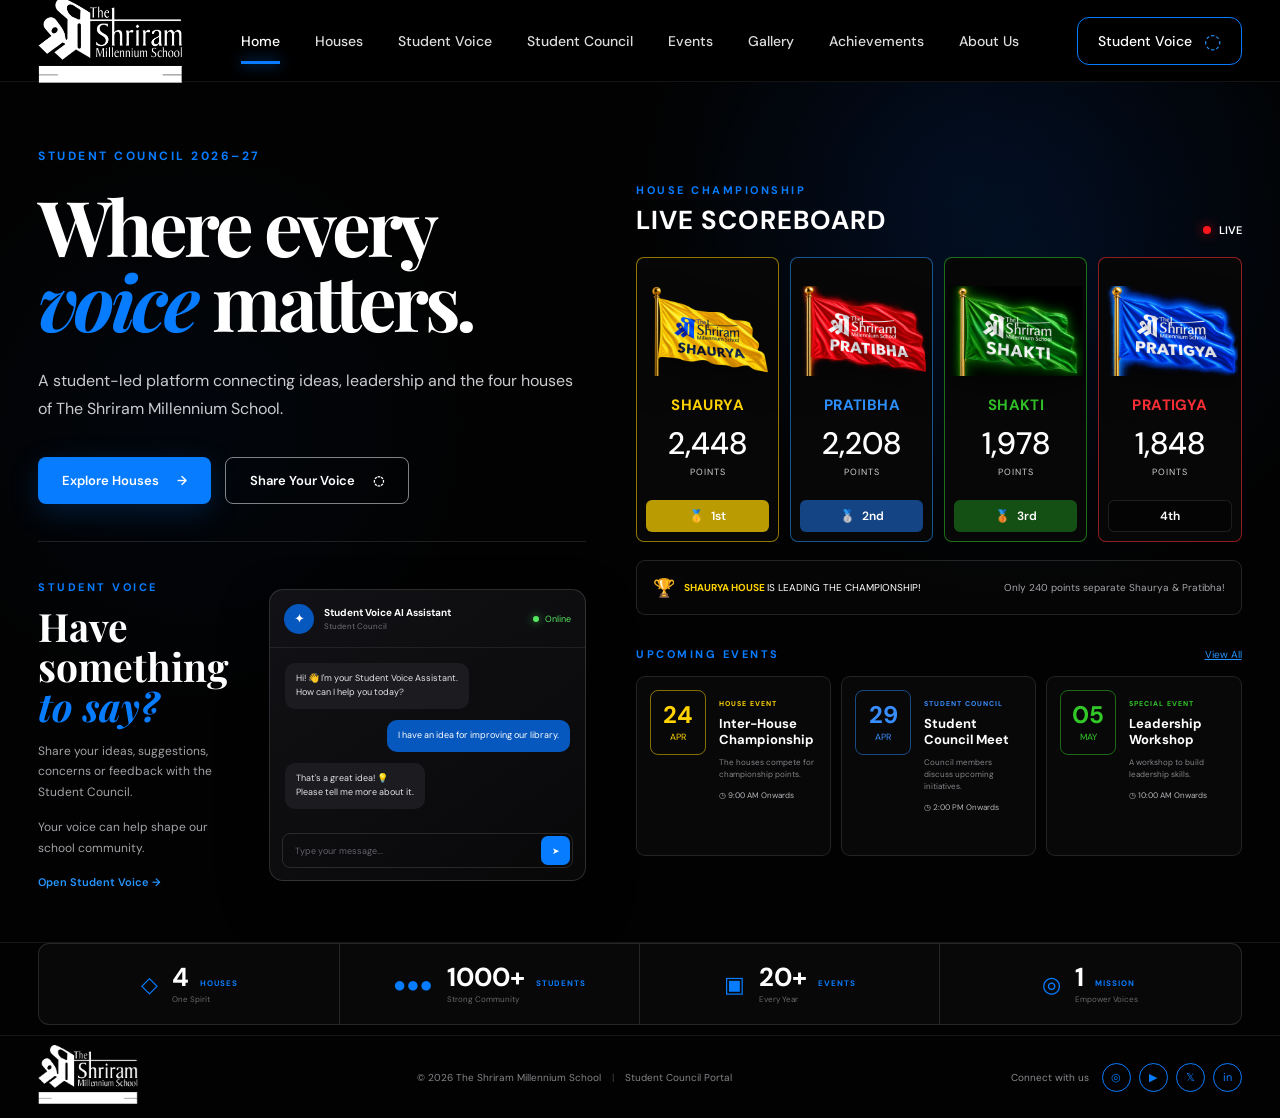
<file: index.html>
<!DOCTYPE html>
<html lang="en">

<head>

    <meta charset="UTF-8">

    <meta name="viewport" content="width=device-width, initial-scale=1.0">

    <meta
        name="description"
        content="The Shriram Millennium School Student Council Portal">

    <title>
        Student Council | The Shriram Millennium School
    </title>


    <!-- Google Fonts -->

    <link rel="preconnect" href="https://fonts.googleapis.com">

    <link
        rel="preconnect"
        href="https://fonts.gstatic.com"
        crossorigin>

    <link
        href="https://fonts.googleapis.com/css2?family=DM+Sans:wght@400;500;600;700&family=Playfair+Display:wght@500;600;700&display=swap"
        rel="stylesheet">


    <!-- Main CSS -->

    <link
        rel="stylesheet"
        href="style.css">

</head>


<body>


<!-- =====================================================
     NAVBAR
===================================================== -->

<header class="navbar">

    <div class="nav-container">


        <!-- LOGO -->

        <a
            href="index.html"
            class="brand">

            <img
                src="assets/logo/srms-logo.png"
                alt="The Shriram Millennium School">

        </a>



        <!-- DESKTOP NAVIGATION -->

        <nav class="nav-menu">


            <a
                href="index.html"
                class="nav-link active">

                Home

            </a>


            <a
                href="pages/houses.html"
                class="nav-link">

                Houses

            </a>


            <a
                href="pages/student-voice.html"
                class="nav-link">

                Student Voice

            </a>


            <a
                href="pages/council.html"
                class="nav-link">

                Student Council

            </a>


            <a
                href="pages/events.html"
                class="nav-link">

                Events

            </a>


            <a
                href="pages/gallery.html"
                class="nav-link">

                Gallery

            </a>


            <a
                href="pages/achievements.html"
                class="nav-link">

                Achievements

            </a>


            <a
                href="pages/about.html"
                class="nav-link">

                About Us

            </a>

        </nav>



        <!-- STUDENT VOICE BUTTON -->

        <a
            href="pages/student-voice.html"
            class="nav-voice-button">

            Student Voice

            <span class="nav-chat-icon">
                ◌
            </span>

        </a>



        <!-- MOBILE MENU BUTTON -->

        <button
            class="mobile-menu-button"
            id="mobileMenuButton"
            aria-label="Open navigation">

            ☰

        </button>

    </div>



    <!-- MOBILE NAVIGATION -->

    <div
        class="mobile-menu"
        id="mobileMenu">


        <a href="index.html">
            Home
        </a>


        <a href="pages/houses.html">
            Houses
        </a>


        <a href="pages/student-voice.html">
            Student Voice
        </a>


        <a href="pages/council.html">
            Student Council
        </a>


        <a href="pages/events.html">
            Events
        </a>


        <a href="pages/gallery.html">
            Gallery
        </a>


        <a href="pages/achievements.html">
            Achievements
        </a>


        <a href="pages/about.html">
            About Us
        </a>

    </div>

</header>



<!-- =====================================================
     MAIN
===================================================== -->

<main>


<!-- =====================================================
     HERO SECTION
===================================================== -->

<section
    class="hero"
    id="home">


    <div class="hero-container">


        <!-- =================================================
             LEFT SIDE
        ================================================== -->

        <div class="hero-left">


            <div class="eyebrow">

                STUDENT COUNCIL 2026–27

            </div>



            <h1>

                Where every

                <span>
                    voice
                </span>

                matters.

            </h1>



            <p class="hero-description">

                A student-led platform connecting ideas,
                leadership and the four houses of
                The Shriram Millennium School.

            </p>



            <!-- HERO BUTTONS -->

            <div class="hero-buttons">


                <a
                    href="pages/houses.html"
                    class="blue-button">

                    Explore Houses

                    <span>
                        →
                    </span>

                </a>


                <a
                    href="pages/student-voice.html"
                    class="outline-button">

                    Share Your Voice

                    <span>
                        ◌
                    </span>

                </a>

            </div>



            <!-- DIVIDER -->

            <div class="hero-divider"></div>



            <!-- =================================================
                 STUDENT VOICE PREVIEW
            ================================================== -->

            <div class="student-voice-preview">


                <div class="voice-text">


                    <div class="section-label">

                        STUDENT VOICE

                    </div>



                    <h2>

                        Have something

                        <span>
                            to say?
                        </span>

                    </h2>



                    <p>

                        Share your ideas, suggestions,
                        concerns or feedback with the
                        Student Council.

                    </p>



                    <p>

                        Your voice can help shape
                        our school community.

                    </p>



                    <a
                        href="pages/student-voice.html"
                        class="small-link">

                        Open Student Voice
                        →

                    </a>

                </div>



                <!-- CHAT PREVIEW -->

                <div class="chat-card">


                    <div class="chat-card-header">


                        <div class="chat-profile">


                            <div class="chat-avatar">

                                ✦

                            </div>


                            <div>

                                <strong>

                                    Student Voice AI Assistant

                                </strong>


                                <small>

                                    Student Council

                                </small>

                            </div>

                        </div>



                        <div class="online">

                            <span></span>

                            Online

                        </div>

                    </div>



                    <!-- CHAT MESSAGES -->

                    <div class="preview-messages">


                        <div class="preview-bot">

                            Hi! 👋 I'm your Student Voice
                            Assistant.

                            <br>

                            How can I help you today?

                        </div>



                        <div class="preview-user">

                            I have an idea for improving
                            our library.

                        </div>



                        <div class="preview-bot">

                            That's a great idea! 💡

                            <br>

                            Please tell me more about it.

                        </div>

                    </div>



                    <!-- CHAT INPUT PREVIEW -->

                    <a
                        href="pages/student-voice.html"
                        class="preview-input">


                        <span>

                            Type your message...

                        </span>


                        <span class="preview-send">

                            ➤

                        </span>


                    </a>

                </div>

            </div>

        </div>



        <!-- =================================================
             RIGHT SIDE
        ================================================== -->

        <div class="hero-right">


            <!-- SCOREBOARD HEADER -->

            <div class="scoreboard-heading">


                <div>

                    <div class="section-label">

                        HOUSE CHAMPIONSHIP

                    </div>


                    <h2>

                        LIVE SCOREBOARD

                    </h2>

                </div>



                <div class="live-indicator">

                    <span></span>

                    LIVE

                </div>

            </div>



            <!-- =================================================
                 SCOREBOARD
            ================================================== -->

            <div
                class="scoreboard"
                id="scoreboard">


                <!-- =============================================
                     SHAURYA
                ============================================== -->

                <article
                    class="score-card yellow-card"
                    data-house="shaurya">


                    <div class="flag-container">


                        <img
                            src="assets/houses/shaurya-yellow-flag.png"
                            alt="Shaurya House Flag">


                    </div>



                    <h3>

                        SHAURYA

                    </h3>



                    <strong
                        class="house-points"
                        data-points="2450">

                        2,450

                    </strong>



                    <span class="points-label">

                        POINTS

                    </span>



                    <div class="rank first">

                        <span>
                            🥇
                        </span>

                        1st

                    </div>

                </article>



                <!-- =============================================
                     PRATIBHA
                ============================================== -->

                <article
                    class="score-card blue-card"
                    data-house="pratibha">


                    <div class="flag-container">


                        <img
                            src="assets/houses/pratibha-red-flag.png"
                            alt="Pratibha House Flag">


                    </div>



                    <h3>

                        PRATIBHA

                    </h3>



                    <strong
                        class="house-points"
                        data-points="2210">

                        2,210

                    </strong>



                    <span class="points-label">

                        POINTS

                    </span>



                    <div class="rank second">

                        <span>
                            🥈
                        </span>

                        2nd

                    </div>

                </article>



                <!-- =============================================
                     SHAKTI
                ============================================== -->

                <article
                    class="score-card green-card"
                    data-house="shakti">


                    <div class="flag-container">


                        <img
                            src="assets/houses/shakti-green-flag.png"
                            alt="Shakti House Flag">


                    </div>



                    <h3>

                        SHAKTI

                    </h3>



                    <strong
                        class="house-points"
                        data-points="1980">

                        1,980

                    </strong>



                    <span class="points-label">

                        POINTS

                    </span>



                    <div class="rank third">

                        <span>
                            🥉
                        </span>

                        3rd

                    </div>

                </article>



                <!-- =============================================
                     PRATIGYA
                ============================================== -->

                <article
                    class="score-card red-card"
                    data-house="pratigya">


                    <div class="flag-container">


                        <img
                            src="assets/houses/pratigya-blue-flag.png"
                            alt="Pratigya House Flag">


                    </div>



                    <h3>

                        PRATIGYA

                    </h3>



                    <strong
                        class="house-points"
                        data-points="1850">

                        1,850

                    </strong>



                    <span class="points-label">

                        POINTS

                    </span>



                    <div class="rank fourth">

                        4th

                    </div>

                </article>

            </div>



            <!-- =================================================
                 LEADER BAR
            ================================================== -->

            <div class="leader-bar">


                <div class="trophy">

                    🏆

                </div>


                <div class="leader-content">

                    <strong>
                        SHAURYA HOUSE
                    </strong>

                    IS LEADING THE CHAMPIONSHIP!

                </div>


                <span id="points-gap">

                    Only 240 points separate
                    Shaurya & Pratibha!

                </span>

            </div>



            <!-- =================================================
                 EVENTS
            ================================================== -->

            <div class="events-heading">


                <div>

                    <div class="section-label">

                        UPCOMING EVENTS

                    </div>

                </div>


                <a
                    href="pages/events.html"
                    class="view-all">

                    View All

                </a>

            </div>



            <div class="events-grid">


                <!-- EVENT 1 -->

                <article class="event-card">


                    <div class="event-date yellow-date">

                        <strong>
                            24
                        </strong>

                        <span>
                            APR
                        </span>

                    </div>


                    <div class="event-info">


                        <small>
                            HOUSE EVENT
                        </small>


                        <h3>

                            Inter-House Championship

                        </h3>


                        <p>

                            The houses compete for
                            championship points.

                        </p>


                        <span class="event-time">

                            ◷ 9:00 AM Onwards

                        </span>

                    </div>

                </article>



                <!-- EVENT 2 -->

                <article class="event-card">


                    <div class="event-date blue-date">

                        <strong>
                            29
                        </strong>

                        <span>
                            APR
                        </span>

                    </div>


                    <div class="event-info">


                        <small>
                            STUDENT COUNCIL
                        </small>


                        <h3>

                            Student Council Meet

                        </h3>


                        <p>

                            Council members discuss
                            upcoming initiatives.

                        </p>


                        <span class="event-time">

                            ◷ 2:00 PM Onwards

                        </span>

                    </div>

                </article>



                <!-- EVENT 3 -->

                <article class="event-card">


                    <div class="event-date green-date">

                        <strong>
                            05
                        </strong>

                        <span>
                            MAY
                        </span>

                    </div>


                    <div class="event-info">


                        <small>
                            SPECIAL EVENT
                        </small>


                        <h3>

                            Leadership Workshop

                        </h3>


                        <p>

                            A workshop to build
                            leadership skills.

                        </p>


                        <span class="event-time">

                            ◷ 10:00 AM Onwards

                        </span>

                    </div>

                </article>

            </div>

        </div>

    </div>

</section>



<!-- =====================================================
     STATS
===================================================== -->

<section class="stats-section">


    <div class="stats-container">


        <!-- STAT 1 -->

        <div class="stat">


            <div class="stat-icon">

                ◇

            </div>


            <div>

                <strong>
                    4
                </strong>

                <span>
                    HOUSES
                </span>

                <small>
                    One Spirit
                </small>

            </div>

        </div>



        <!-- STAT 2 -->

        <div class="stat">


            <div class="stat-icon">

                ●●●

            </div>


            <div>

                <strong>
                    1000+
                </strong>

                <span>
                    STUDENTS
                </span>

                <small>
                    Strong Community
                </small>

            </div>

        </div>



        <!-- STAT 3 -->

        <div class="stat">


            <div class="stat-icon">

                ▣

            </div>


            <div>

                <strong>
                    20+
                </strong>

                <span>
                    EVENTS
                </span>

                <small>
                    Every Year
                </small>

            </div>

        </div>



        <!-- STAT 4 -->

        <div class="stat">


            <div class="stat-icon">

                ◎

            </div>


            <div>

                <strong>
                    1
                </strong>

                <span>
                    MISSION
                </span>

                <small>
                    Empower Voices
                </small>

            </div>

        </div>

    </div>

</section>



<!-- =====================================================
     FOOTER
===================================================== -->

<footer class="footer">


    <div class="footer-inner">


        <!-- FOOTER LOGO -->

        <div class="footer-brand">


            <img
                src="assets/logo/srms-logo.png"
                alt="The Shriram Millennium School">


        </div>



        <!-- COPYRIGHT -->

        <div class="footer-center">

            © 2026 The Shriram Millennium School

            <span>|</span>

            Student Council Portal

        </div>



        <!-- SOCIAL -->

        <div class="socials">


            <span>
                Connect with us
            </span>


            <a
                href="#"
                aria-label="Instagram">

                ◎

            </a>


            <a
                href="#"
                aria-label="YouTube">

                ▶

            </a>


            <a
                href="#"
                aria-label="Twitter">

                𝕏

            </a>


            <a
                href="#"
                aria-label="LinkedIn">

                in

            </a>

        </div>

    </div>

</footer>


</main>



<!-- =====================================================
     JAVASCRIPT
===================================================== -->

<script src="script.js"></script>


</body>

</html>
</file>
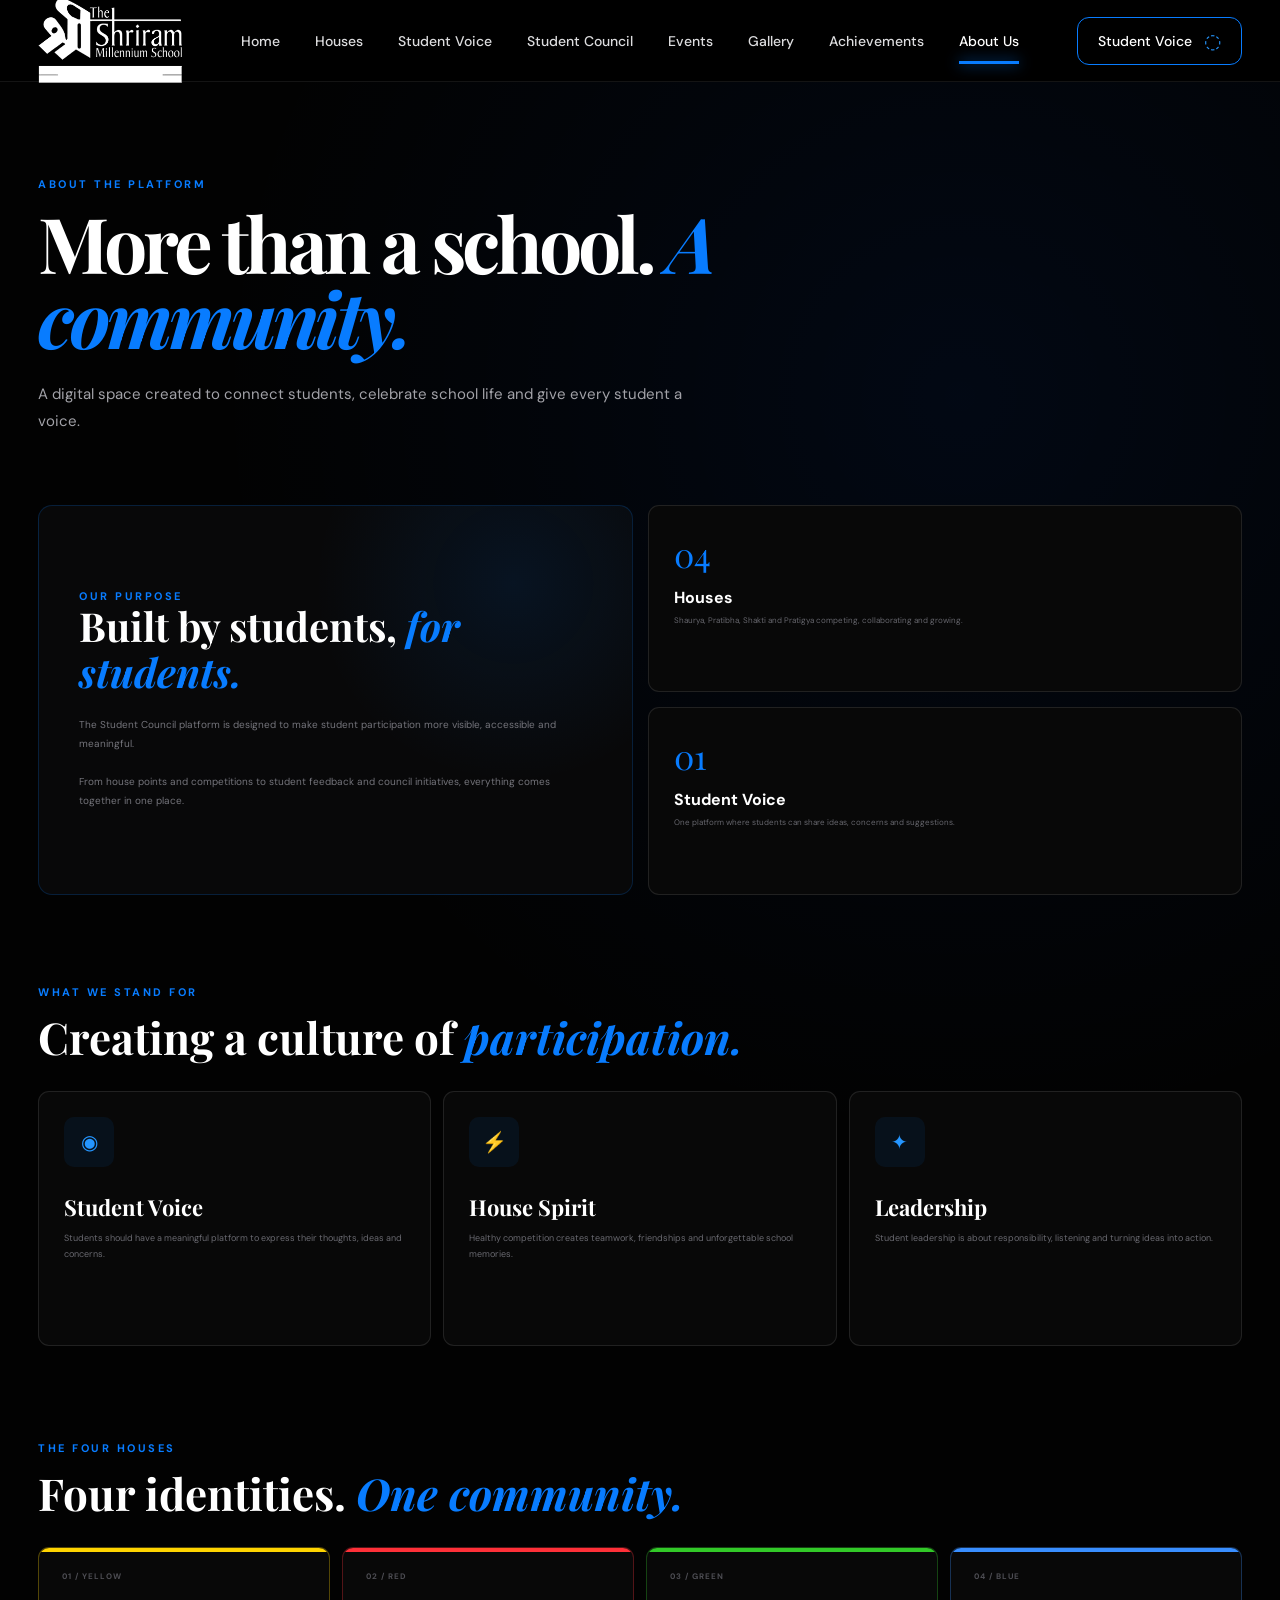
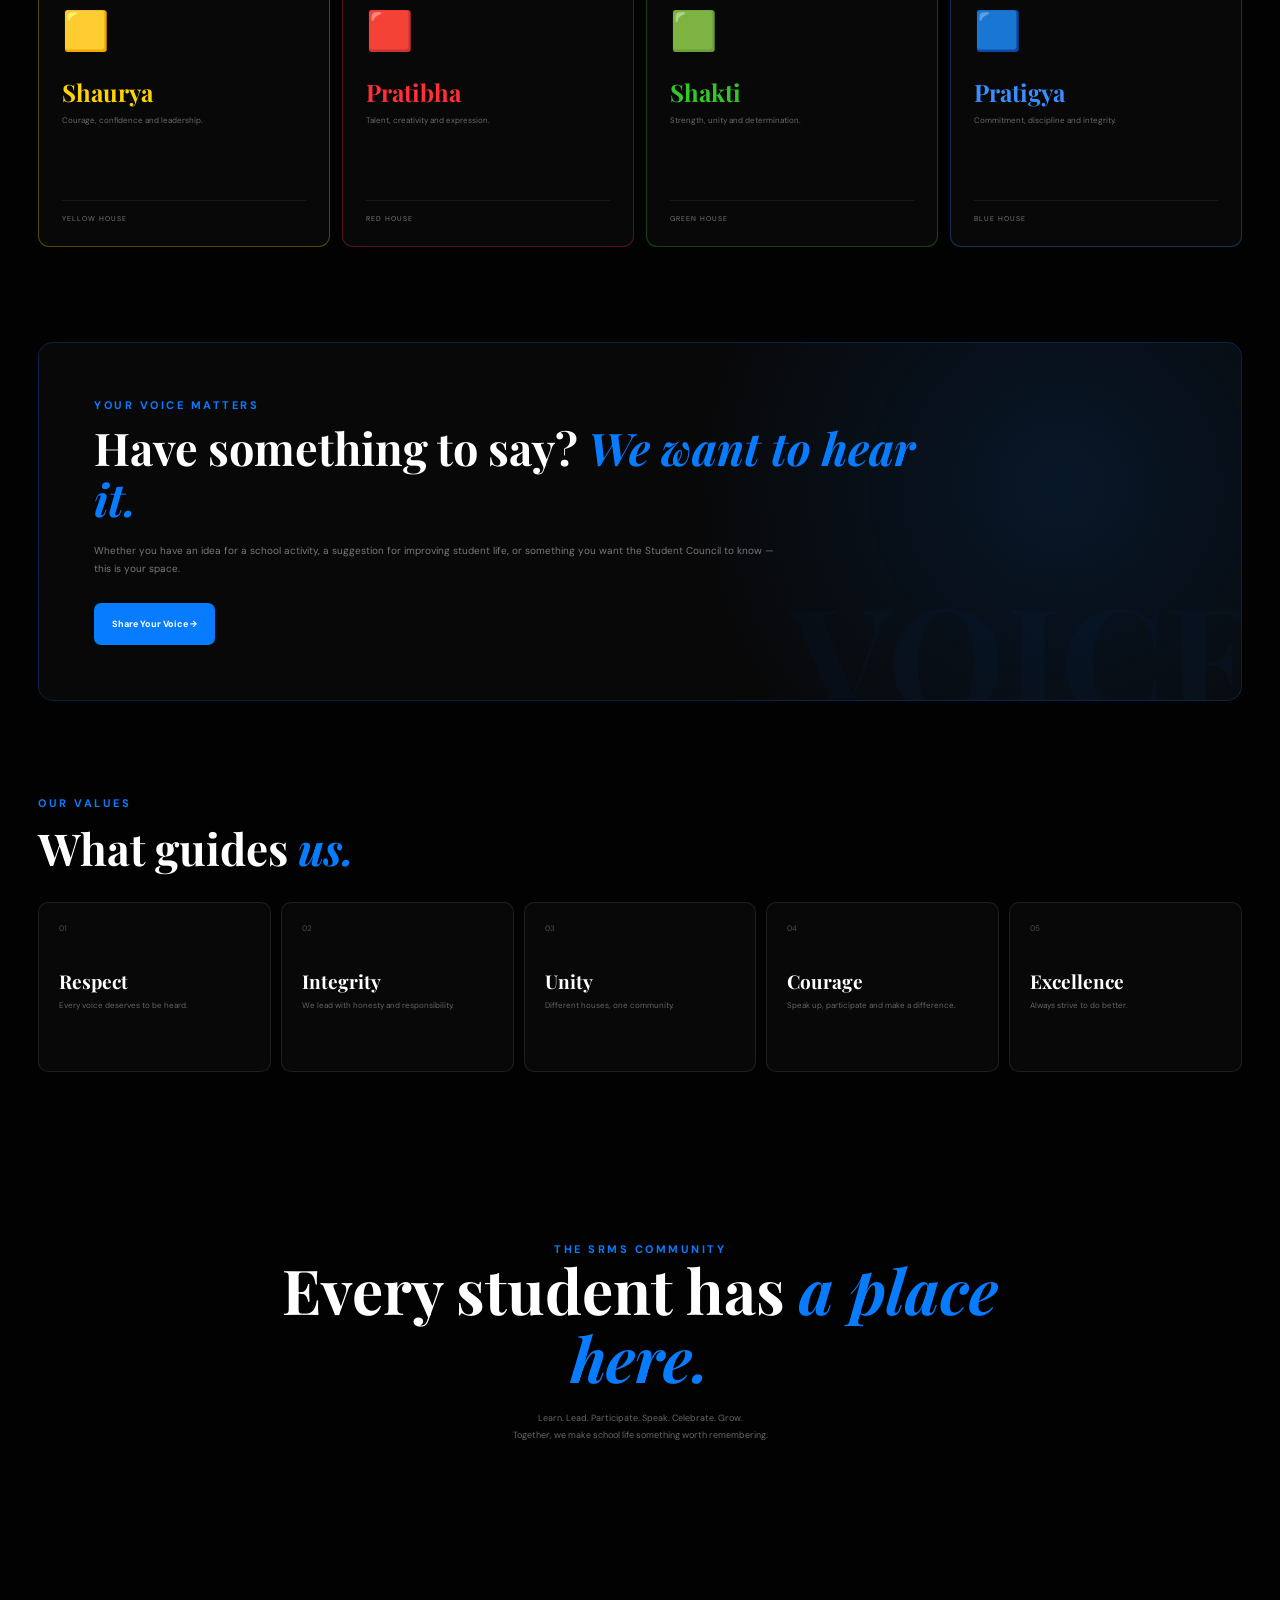
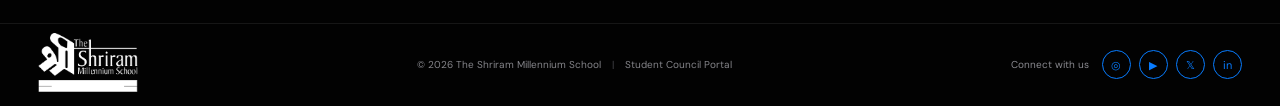
<file: pages/about.html>
<!DOCTYPE html>
<html lang="en">

<head>

    <meta charset="UTF-8">

    <meta
        name="viewport"
        content="width=device-width, initial-scale=1.0">

    <meta
        name="description"
        content="About the Student Council | The Shriram Millennium School">

    <title>
        About | The Shriram Millennium School
    </title>


    <!-- GOOGLE FONTS -->

    <link
        rel="preconnect"
        href="https://fonts.googleapis.com">

    <link
        rel="preconnect"
        href="https://fonts.gstatic.com"
        crossorigin>

    <link
        href="https://fonts.googleapis.com/css2?family=DM+Sans:wght@400;500;600;700&family=Playfair+Display:wght@500;600;700&display=swap"
        rel="stylesheet">


    <!-- GLOBAL CSS -->

    <link
        rel="stylesheet"
        href="../style.css">


    <style>

        /* =====================================================
           ABOUT PAGE
        ===================================================== */

        .about-page {

            width: 94%;

            max-width: 1450px;

            margin: auto;

            padding-bottom: 110px;

        }


        /* =====================================================
           HERO
        ===================================================== */

        .about-hero {

            padding: 95px 0 70px;

            max-width: 900px;

        }


        .about-hero h1 {

            margin-top: 14px;

            font-family:
                "Playfair Display",
                serif;

            font-size:
                clamp(55px, 6vw, 84px);

            line-height: 0.98;

            letter-spacing: -4px;

        }


        .about-hero h1 span {

            color: var(--blue);

            font-style: italic;

        }


        .about-hero p {

            max-width: 680px;

            margin-top: 25px;

            color: var(--muted);

            font-size: 15px;

            line-height: 1.8;

        }


        /* =====================================================
           INTRO BLOCK
        ===================================================== */

        .about-intro {

            display: grid;

            grid-template-columns:
                1fr 1fr;

            gap: 15px;

        }


        .about-intro-main {

            min-height: 390px;

            padding: 40px;

            display: flex;

            flex-direction: column;

            justify-content: center;

            border:
                1px solid
                rgba(8,124,255,0.2);

            border-radius: 14px;

            background:

                radial-gradient(
                    circle at 80% 20%,
                    rgba(8,124,255,0.1),
                    transparent 35%
                ),

                #080809;

        }


        .about-intro-main h2 {

            max-width: 620px;

            font-family:
                "Playfair Display",
                serif;

            font-size: 40px;

            line-height: 1.15;

        }


        .about-intro-main h2 span {

            color: var(--blue);

            font-style: italic;

        }


        .about-intro-main p {

            max-width: 600px;

            margin-top: 20px;

            color: #74747b;

            font-size: 10px;

            line-height: 1.9;

        }


        .about-intro-side {

            display: grid;

            grid-template-rows:
                1fr 1fr;

            gap: 15px;

        }


        .about-mini-card {

            padding: 25px;

            border:
                1px solid
                rgba(255,255,255,0.1);

            border-radius: 11px;

            background: #080808;

        }


        .about-mini-number {

            font-family:
                "Playfair Display",
                serif;

            color: var(--blue);

            font-size: 34px;

        }


        .about-mini-card h3 {

            margin-top: 10px;

            font-size: 16px;

        }


        .about-mini-card p {

            margin-top: 6px;

            color: #66666d;

            font-size: 8px;

            line-height: 1.7;

        }


        /* =====================================================
           PURPOSE
        ===================================================== */

        .purpose-section {

            margin-top: 90px;

        }


        .section-heading-large {

            margin-bottom: 25px;

        }


        .section-heading-large h2 {

            margin-top: 8px;

            font-family:
                "Playfair Display",
                serif;

            font-size: 44px;

        }


        .section-heading-large h2 span {

            color: var(--blue);

            font-style: italic;

        }


        .purpose-grid {

            display: grid;

            grid-template-columns:
                repeat(3, 1fr);

            gap: 12px;

        }


        .purpose-card {

            min-height: 255px;

            padding: 25px;

            border:
                1px solid
                rgba(255,255,255,0.1);

            border-radius: 11px;

            background: #080808;

            transition:
                transform 0.25s ease,
                border-color 0.25s ease;

        }


        .purpose-card:hover {

            transform:
                translateY(-5px);

            border-color:
                rgba(8,124,255,0.35);

        }


        .purpose-icon {

            width: 50px;

            height: 50px;

            display: grid;

            place-items: center;

            border-radius: 10px;

            background:
                rgba(8,124,255,0.08);

            color: var(--blue-light);

            font-size: 20px;

        }


        .purpose-card h3 {

            margin-top: 25px;

            font-family:
                "Playfair Display",
                serif;

            font-size: 22px;

        }


        .purpose-card p {

            margin-top: 8px;

            color: #696970;

            font-size: 9px;

            line-height: 1.8;

        }


        /* =====================================================
           FOUR HOUSES
        ===================================================== */

        .about-houses {

            margin-top: 95px;

        }


        .about-houses-grid {

            display: grid;

            grid-template-columns:
                repeat(4, 1fr);

            gap: 12px;

            margin-top: 25px;

        }


        .about-house {

            min-height: 300px;

            position: relative;

            overflow: hidden;

            padding: 23px;

            display: flex;

            flex-direction: column;

            justify-content: space-between;

            border: 1px solid;

            border-radius: 11px;

            background: #080808;

        }


        .about-house::before {

            content: "";

            position: absolute;

            left: 0;

            top: 0;

            width: 100%;

            height: 4px;

        }


        .about-house-yellow {

            border-color:
                rgba(255,212,0,0.3);

        }


        .about-house-yellow::before {

            background: var(--yellow);

        }


        .about-house-red {

            border-color:
                rgba(255,48,56,0.3);

        }


        .about-house-red::before {

            background: var(--red);

        }


        .about-house-green {

            border-color:
                rgba(50,201,40,0.3);

        }


        .about-house-green::before {

            background: var(--green);

        }


        .about-house-blue {

            border-color:
                rgba(57,142,255,0.3);

        }


        .about-house-blue::before {

            background: #398eff;

        }


        .about-house-number {

            color: #4e4e54;

            font-size: 8px;

            font-weight: 700;

            letter-spacing: 1px;

        }


        .about-house-icon {

            margin-top: 25px;

            font-size: 38px;

        }


        .about-house h3 {

            margin-top: 20px;

            font-family:
                "Playfair Display",
                serif;

            font-size: 24px;

        }


        .about-house-yellow h3 {

            color: var(--yellow);

        }


        .about-house-red h3 {

            color: var(--red);

        }


        .about-house-green h3 {

            color: var(--green);

        }


        .about-house-blue h3 {

            color: #398eff;

        }


        .about-house p {

            margin-top: 6px;

            color: #696970;

            font-size: 8px;

            line-height: 1.6;

        }


        .house-value {

            padding-top: 13px;

            border-top:
                1px solid
                rgba(255,255,255,0.07);

            color: #77777e;

            font-size: 7px;

            letter-spacing: 1px;

        }


        /* =====================================================
           STUDENT VOICE
        ===================================================== */

        .about-voice {

            margin-top: 95px;

            padding: 55px;

            position: relative;

            overflow: hidden;

            border:
                1px solid
                rgba(8,124,255,0.22);

            border-radius: 15px;

            background:

                radial-gradient(
                    circle at 85% 40%,
                    rgba(8,124,255,0.13),
                    transparent 35%
                ),

                #080809;

        }


        .about-voice::after {

            content: "VOICE";

            position: absolute;

            right: -20px;

            bottom: -55px;

            color:
                rgba(8,124,255,0.035);

            font-family:
                "Playfair Display",
                serif;

            font-size: 150px;

            font-weight: 700;

        }


        .about-voice-content {

            position: relative;

            z-index: 2;

        }


        .about-voice h2 {

            max-width: 850px;

            margin-top: 10px;

            font-family:
                "Playfair Display",
                serif;

            font-size: 45px;

            line-height: 1.15;

        }


        .about-voice h2 span {

            color: var(--blue);

            font-style: italic;

        }


        .about-voice p {

            max-width: 680px;

            margin-top: 17px;

            color: #77777e;

            font-size: 10px;

            line-height: 1.8;

        }


        .voice-button {

            display: inline-flex;

            align-items: center;

            justify-content: center;

            margin-top: 25px;

            min-height: 42px;

            padding: 0 18px;

            border-radius: 7px;

            background: var(--blue);

            color: white;

            font-size: 9px;

            font-weight: 700;

        }


        /* =====================================================
           VALUES
        ===================================================== */

        .values-section {

            margin-top: 95px;

        }


        .values-grid {

            display: grid;

            grid-template-columns:
                repeat(5, 1fr);

            gap: 10px;

            margin-top: 25px;

        }


        .value-card {

            min-height: 170px;

            padding: 20px;

            border:
                1px solid
                rgba(255,255,255,0.09);

            border-radius: 10px;

            background: #080808;

        }


        .value-number {

            color: #4d4d53;

            font-size: 8px;

        }


        .value-card h3 {

            margin-top: 35px;

            font-family:
                "Playfair Display",
                serif;

            font-size: 19px;

        }


        .value-card p {

            margin-top: 5px;

            color: #64646b;

            font-size: 8px;

            line-height: 1.6;

        }


        /* =====================================================
           FINAL MESSAGE
        ===================================================== */

        .about-final {

            margin-top: 100px;

            text-align: center;

            padding: 70px 20px;

        }


        .about-final h2 {

            max-width: 850px;

            margin: auto;

            font-family:
                "Playfair Display",
                serif;

            font-size:
                clamp(38px, 5vw, 62px);

            line-height: 1.1;

        }


        .about-final h2 span {

            color: var(--blue);

            font-style: italic;

        }


        .about-final p {

            max-width: 570px;

            margin: 18px auto 0;

            color: #66666d;

            font-size: 9px;

            line-height: 1.8;

        }


        /* =====================================================
           RESPONSIVE
        ===================================================== */

        @media (max-width: 1100px) {

            .about-houses-grid {

                grid-template-columns:
                    repeat(2, 1fr);

            }


            .values-grid {

                grid-template-columns:
                    repeat(3, 1fr);

            }

        }


        @media (max-width: 850px) {

            .about-intro {

                grid-template-columns: 1fr;

            }


            .purpose-grid {

                grid-template-columns:
                    repeat(2, 1fr);

            }

        }


        @media (max-width: 650px) {

            .about-page {

                width: 90%;

            }


            .about-hero {

                padding-top: 65px;

            }


            .about-hero h1 {

                font-size: 50px;

                letter-spacing: -2px;

            }


            .about-intro-main {

                padding: 28px;

            }


            .about-intro-main h2 {

                font-size: 32px;

            }


            .purpose-grid {

                grid-template-columns: 1fr;

            }


            .about-houses-grid {

                grid-template-columns: 1fr;

            }


            .about-voice {

                padding: 30px;

            }


            .about-voice h2 {

                font-size: 34px;

            }


            .values-grid {

                grid-template-columns:
                    repeat(2, 1fr);

            }


            .section-heading-large h2 {

                font-size: 36px;

            }

        }

    </style>

</head>


<body>


<!-- =====================================================
     NAVBAR
===================================================== -->

<header class="navbar">

    <div class="nav-container">


        <!-- LOGO -->

        <a
            href="../index.html"
            class="brand">

            <img
                src="../assets/logo/srms-logo.png"
                alt="The Shriram Millennium School">

        </a>



        <!-- NAVIGATION -->

        <nav class="nav-menu">


            <a
                href="../index.html"
                class="nav-link">

                Home

            </a>


            <a
                href="houses.html"
                class="nav-link">

                Houses

            </a>


            <a
                href="student-voice.html"
                class="nav-link">

                Student Voice

            </a>


            <a
                href="council.html"
                class="nav-link">

                Student Council

            </a>


            <a
                href="events.html"
                class="nav-link">

                Events

            </a>


            <a
                href="gallery.html"
                class="nav-link">

                Gallery

            </a>


            <a
                href="achievements.html"
                class="nav-link">

                Achievements

            </a>


            <a
                href="about.html"
                class="nav-link active">

                About Us

            </a>

        </nav>



        <!-- STUDENT VOICE -->

        <a
            href="student-voice.html"
            class="nav-voice-button">

            Student Voice

            <span class="nav-chat-icon">
                ◌
            </span>

        </a>



        <!-- MOBILE -->

        <button
            class="mobile-menu-button"
            id="mobileMenuButton">

            ☰

        </button>

    </div>



    <!-- MOBILE MENU -->

    <div
        class="mobile-menu"
        id="mobileMenu">


        <a href="../index.html">
            Home
        </a>


        <a href="houses.html">
            Houses
        </a>


        <a href="student-voice.html">
            Student Voice
        </a>


        <a href="council.html">
            Student Council
        </a>


        <a href="events.html">
            Events
        </a>


        <a href="gallery.html">
            Gallery
        </a>


        <a href="achievements.html">
            Achievements
        </a>


        <a href="about.html">
            About Us
        </a>

    </div>

</header>



<!-- =====================================================
     MAIN
===================================================== -->

<main>


<div class="about-page">


    <!-- =================================================
         HERO
    ================================================== -->

    <section class="about-hero">


        <div class="section-label">

            ABOUT THE PLATFORM

        </div>


        <h1>

            More than a school.

            <span>
                A community.
            </span>

        </h1>


        <p>

            A digital space created to connect
            students, celebrate school life and
            give every student a voice.

        </p>

    </section>



    <!-- =================================================
         INTRO
    ================================================== -->

    <section class="about-intro">


        <div class="about-intro-main">


            <div class="section-label">
                OUR PURPOSE
            </div>


            <h2>

                Built by students,

                <span>
                    for students.
                </span>

            </h2>


            <p>

                The Student Council platform is
                designed to make student participation
                more visible, accessible and meaningful.

                <br><br>

                From house points and competitions
                to student feedback and council
                initiatives, everything comes together
                in one place.

            </p>

        </div>



        <div class="about-intro-side">


            <article class="about-mini-card">

                <div class="about-mini-number">
                    04
                </div>

                <h3>
                    Houses
                </h3>

                <p>
                    Shaurya, Pratibha, Shakti
                    and Pratigya competing,
                    collaborating and growing.
                </p>

            </article>



            <article class="about-mini-card">

                <div class="about-mini-number">
                    01
                </div>

                <h3>
                    Student Voice
                </h3>

                <p>
                    One platform where students
                    can share ideas, concerns
                    and suggestions.
                </p>

            </article>

        </div>

    </section>



    <!-- =================================================
         PURPOSE
    ================================================== -->

    <section class="purpose-section">


        <div class="section-heading-large">


            <div class="section-label">
                WHAT WE STAND FOR
            </div>


            <h2>

                Creating a culture of

                <span>
                    participation.
                </span>

            </h2>

        </div>



        <div class="purpose-grid">


            <article class="purpose-card">

                <div class="purpose-icon">
                    ◉
                </div>

                <h3>
                    Student Voice
                </h3>

                <p>

                    Students should have a
                    meaningful platform to express
                    their thoughts, ideas and concerns.

                </p>

            </article>



            <article class="purpose-card">

                <div class="purpose-icon">
                    ⚡
                </div>

                <h3>
                    House Spirit
                </h3>

                <p>

                    Healthy competition creates
                    teamwork, friendships and
                    unforgettable school memories.

                </p>

            </article>



            <article class="purpose-card">

                <div class="purpose-icon">
                    ✦
                </div>

                <h3>
                    Leadership
                </h3>

                <p>

                    Student leadership is about
                    responsibility, listening and
                    turning ideas into action.

                </p>

            </article>

        </div>

    </section>



    <!-- =================================================
         FOUR HOUSES
    ================================================== -->

    <section class="about-houses">


        <div class="section-heading-large">


            <div class="section-label">
                THE FOUR HOUSES
            </div>


            <h2>

                Four identities.

                <span>
                    One community.
                </span>

            </h2>

        </div>



        <div class="about-houses-grid">


            <!-- SHAURYA -->

            <article
                class="about-house about-house-yellow">


                <div>

                    <div class="about-house-number">
                        01 / YELLOW
                    </div>


                    <div class="about-house-icon">
                        🟨
                    </div>


                    <h3>
                        Shaurya
                    </h3>


                    <p>
                        Courage, confidence
                        and leadership.
                    </p>

                </div>


                <div class="house-value">
                    YELLOW HOUSE
                </div>

            </article>



            <!-- PRATIBHA -->

            <article
                class="about-house about-house-red">


                <div>

                    <div class="about-house-number">
                        02 / RED
                    </div>


                    <div class="about-house-icon">
                        🟥
                    </div>


                    <h3>
                        Pratibha
                    </h3>


                    <p>
                        Talent, creativity
                        and expression.
                    </p>

                </div>


                <div class="house-value">
                    RED HOUSE
                </div>

            </article>



            <!-- SHAKTI -->

            <article
                class="about-house about-house-green">


                <div>

                    <div class="about-house-number">
                        03 / GREEN
                    </div>


                    <div class="about-house-icon">
                        🟩
                    </div>


                    <h3>
                        Shakti
                    </h3>


                    <p>
                        Strength, unity
                        and determination.
                    </p>

                </div>


                <div class="house-value">
                    GREEN HOUSE
                </div>

            </article>



            <!-- PRATIGYA -->

            <article
                class="about-house about-house-blue">


                <div>

                    <div class="about-house-number">
                        04 / BLUE
                    </div>


                    <div class="about-house-icon">
                        🟦
                    </div>


                    <h3>
                        Pratigya
                    </h3>


                    <p>
                        Commitment, discipline
                        and integrity.
                    </p>

                </div>


                <div class="house-value">
                    BLUE HOUSE
                </div>

            </article>

        </div>

    </section>



    <!-- =================================================
         STUDENT VOICE
    ================================================== -->

    <section class="about-voice">


        <div class="about-voice-content">


            <div class="section-label">
                YOUR VOICE MATTERS
            </div>


            <h2>

                Have something to say?

                <span>
                    We want to hear it.
                </span>

            </h2>


            <p>

                Whether you have an idea for a
                school activity, a suggestion for
                improving student life, or something
                you want the Student Council to know —
                this is your space.

            </p>


            <a
                href="student-voice.html"
                class="voice-button">

                Share Your Voice →

            </a>

        </div>

    </section>



    <!-- =================================================
         VALUES
    ================================================== -->

    <section class="values-section">


        <div class="section-heading-large">


            <div class="section-label">
                OUR VALUES
            </div>


            <h2>

                What guides

                <span>
                    us.
                </span>

            </h2>

        </div>



        <div class="values-grid">


            <article class="value-card">

                <div class="value-number">
                    01
                </div>

                <h3>
                    Respect
                </h3>

                <p>
                    Every voice deserves
                    to be heard.
                </p>

            </article>



            <article class="value-card">

                <div class="value-number">
                    02
                </div>

                <h3>
                    Integrity
                </h3>

                <p>
                    We lead with honesty
                    and responsibility.
                </p>

            </article>



            <article class="value-card">

                <div class="value-number">
                    03
                </div>

                <h3>
                    Unity
                </h3>

                <p>
                    Different houses,
                    one community.
                </p>

            </article>



            <article class="value-card">

                <div class="value-number">
                    04
                </div>

                <h3>
                    Courage
                </h3>

                <p>
                    Speak up, participate
                    and make a difference.
                </p>

            </article>



            <article class="value-card">

                <div class="value-number">
                    05
                </div>

                <h3>
                    Excellence
                </h3>

                <p>
                    Always strive to
                    do better.
                </p>

            </article>

        </div>

    </section>



    <!-- =================================================
         FINAL MESSAGE
    ================================================== -->

    <section class="about-final">


        <div class="section-label">
            THE SRMS COMMUNITY
        </div>


        <h2>

            Every student has

            <span>
                a place here.
            </span>

        </h2>


        <p>

            Learn. Lead. Participate.
            Speak. Celebrate. Grow.

            <br>

            Together, we make school life
            something worth remembering.

        </p>

    </section>


</div>


</main>



<!-- =====================================================
     FOOTER
===================================================== -->

<footer class="footer">


    <div class="footer-inner">


        <div class="footer-brand">

            <img
                src="../assets/logo/srms-logo.png"
                alt="The Shriram Millennium School">

        </div>


        <div class="footer-center">

            © 2026 The Shriram Millennium School

            <span>|</span>

            Student Council Portal

        </div>


        <div class="socials">

            <span>
                Connect with us
            </span>


            <a href="#">
                ◎
            </a>


            <a href="#">
                ▶
            </a>


            <a href="#">
                𝕏
            </a>


            <a href="#">
                in
            </a>

        </div>

    </div>

</footer>



<!-- MAIN JAVASCRIPT -->

<script src="../script.js"></script>


</body>

</html>
</file>
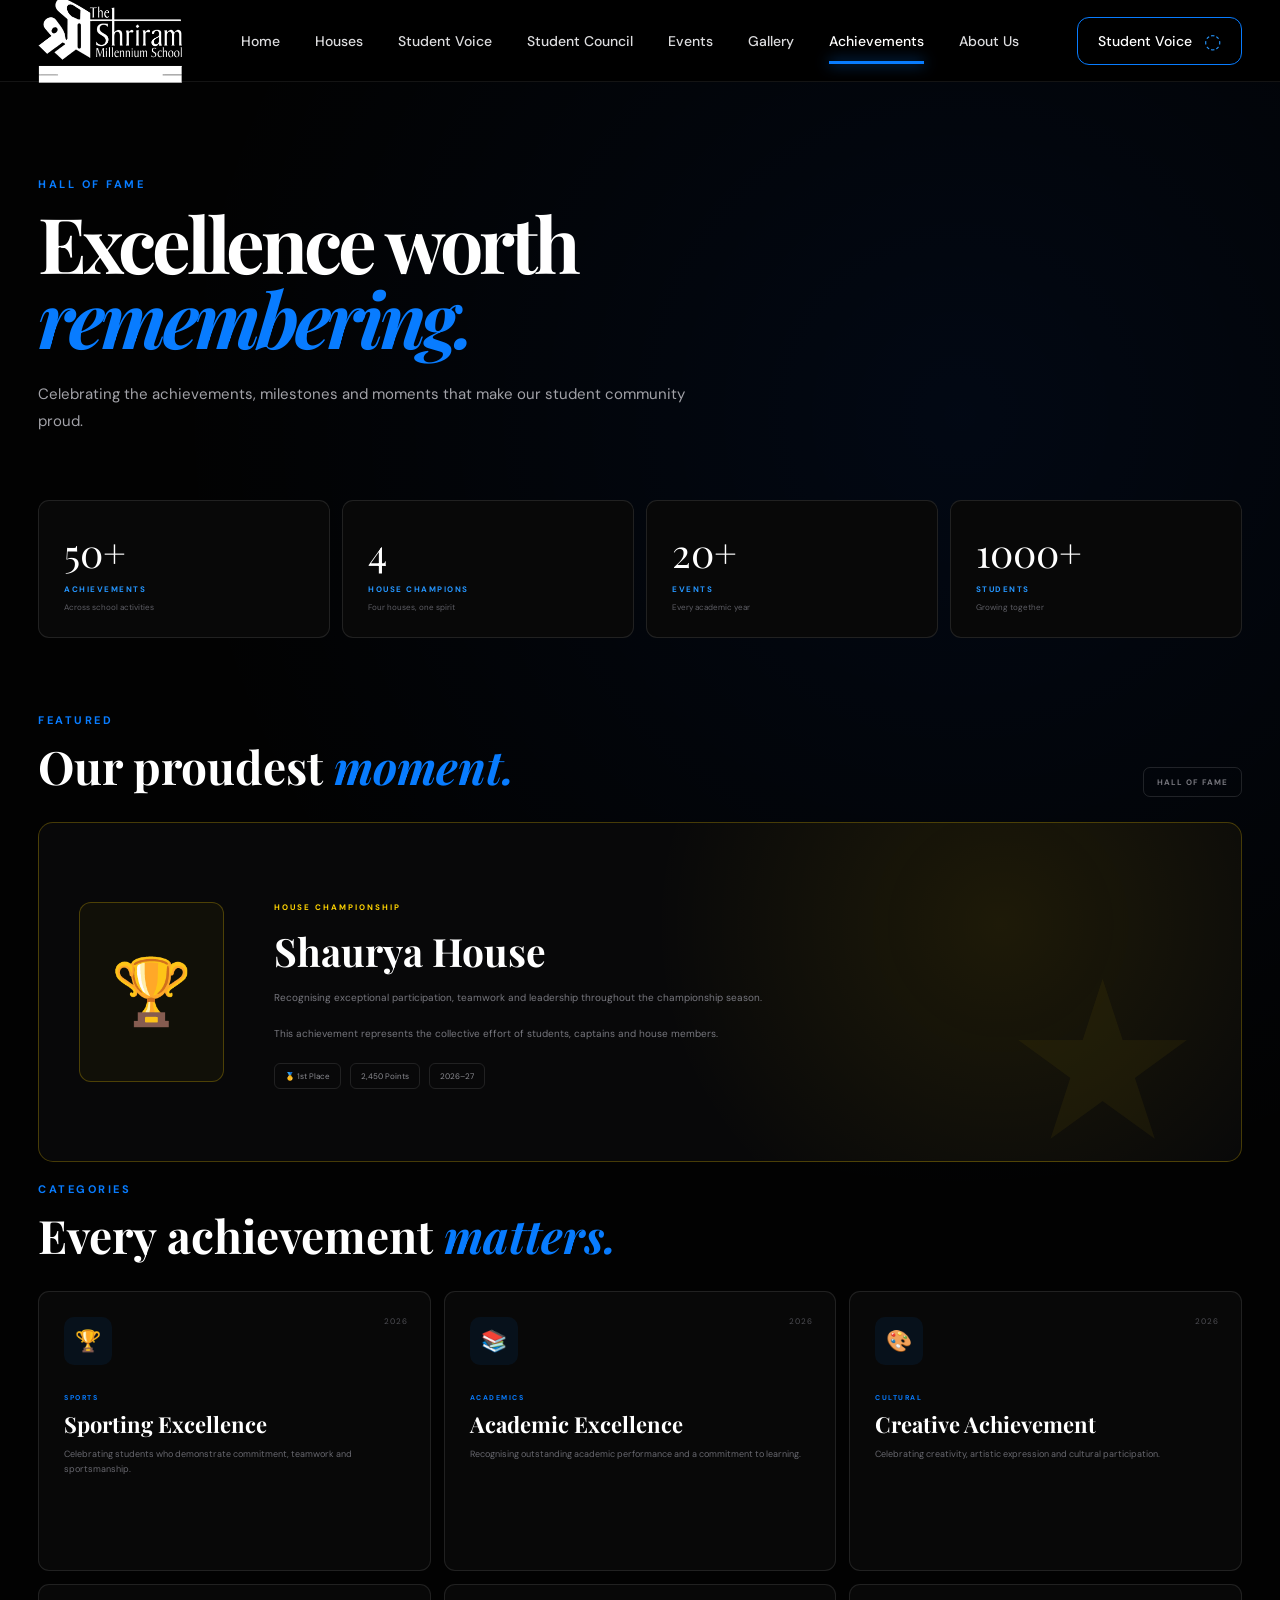
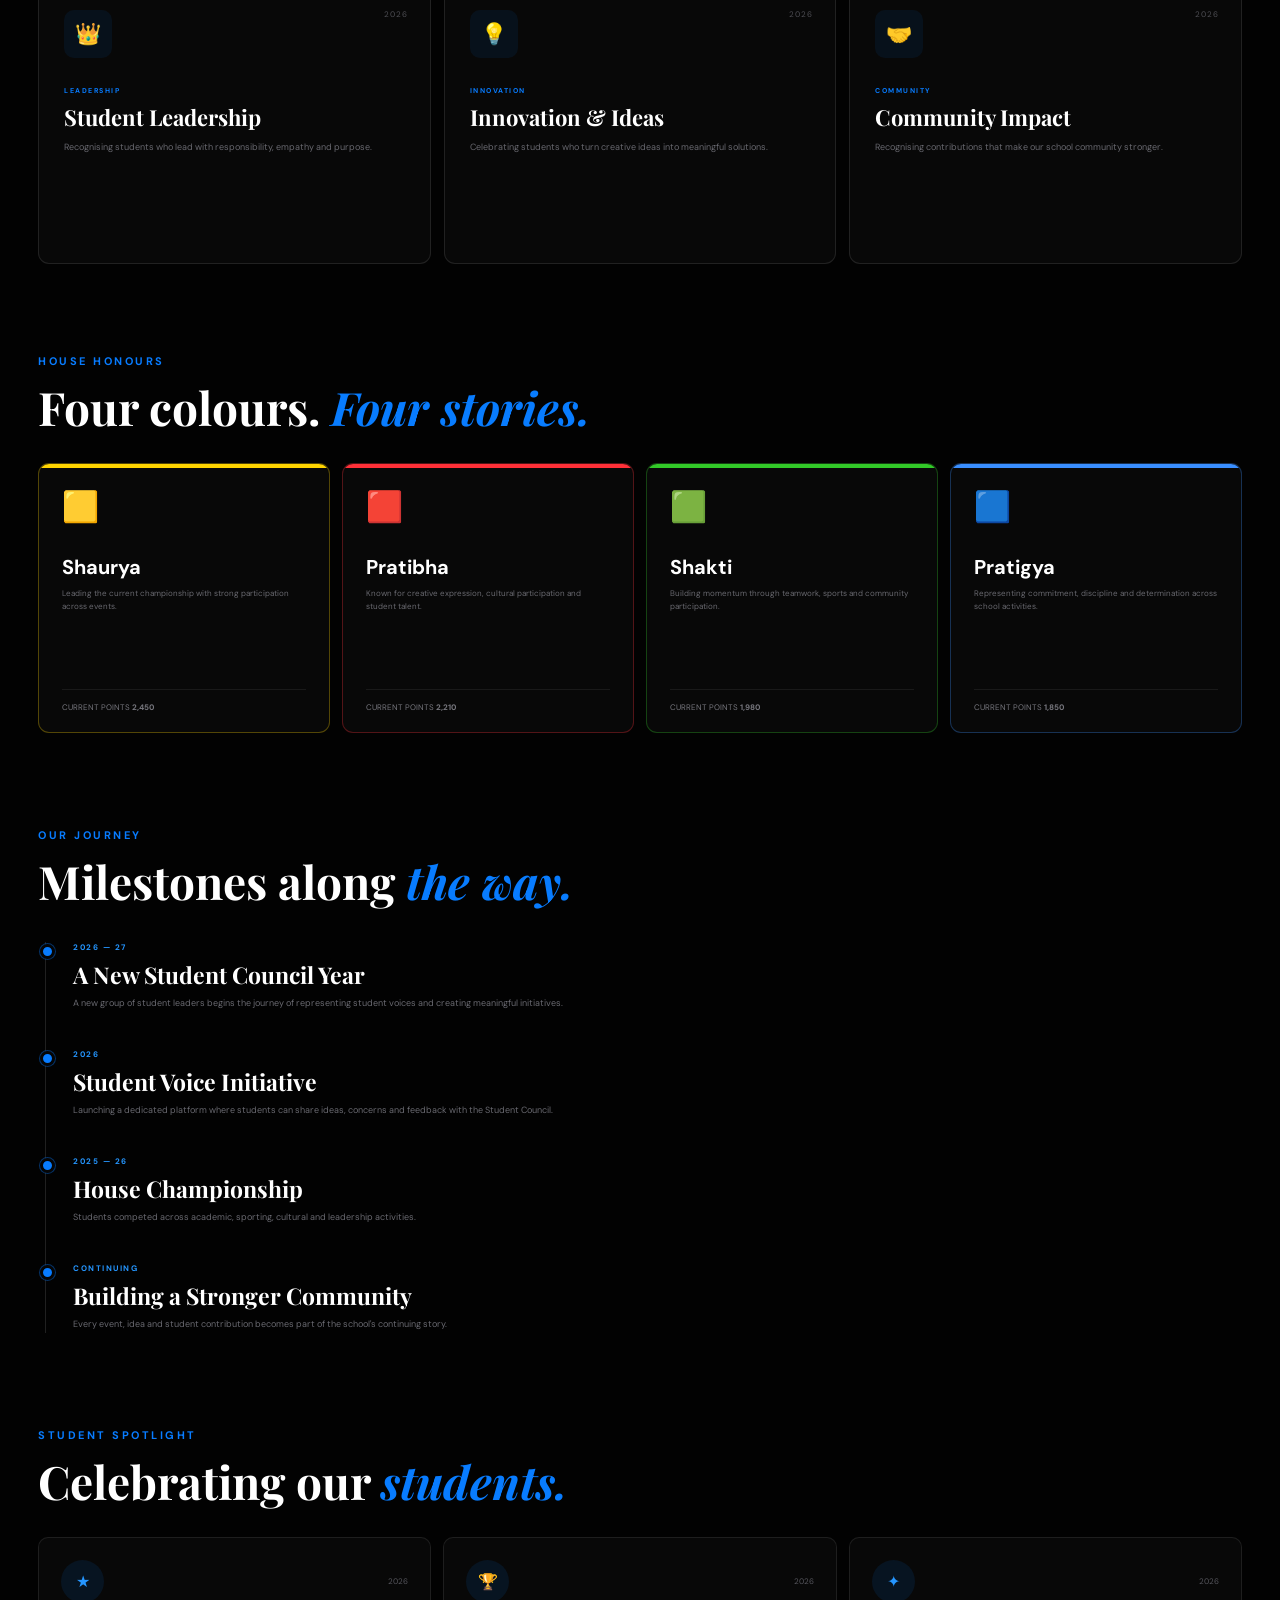
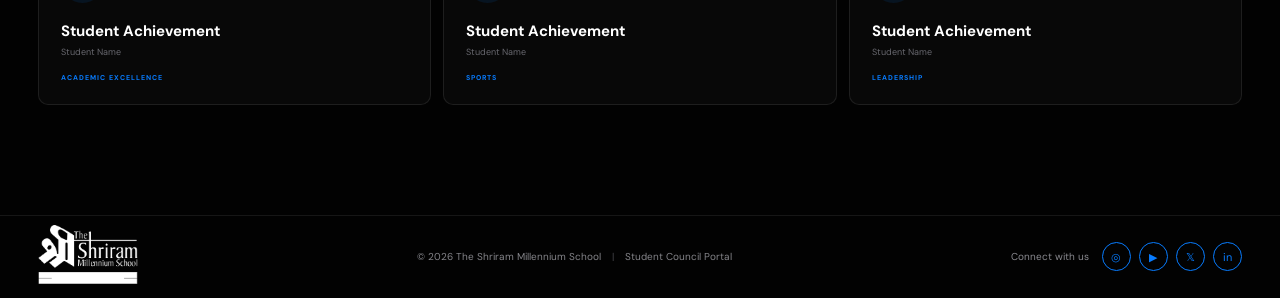
<file: pages/achievements.html>
<!DOCTYPE html>
<html lang="en">

<head>

    <meta charset="UTF-8">

    <meta
        name="viewport"
        content="width=device-width, initial-scale=1.0">

    <meta
        name="description"
        content="Achievements | The Shriram Millennium School Student Council">

    <title>
        Achievements | The Shriram Millennium School
    </title>


    <!-- GOOGLE FONTS -->

    <link
        rel="preconnect"
        href="https://fonts.googleapis.com">

    <link
        rel="preconnect"
        href="https://fonts.gstatic.com"
        crossorigin>

    <link
        href="https://fonts.googleapis.com/css2?family=DM+Sans:wght@400;500;600;700&family=Playfair+Display:wght@500;600;700&display=swap"
        rel="stylesheet">


    <!-- MAIN CSS -->

    <link
        rel="stylesheet"
        href="../style.css">


    <style>

        /* =====================================================
           ACHIEVEMENTS PAGE
        ===================================================== */

        .achievements-page {

            width: 94%;

            max-width: 1450px;

            margin: auto;

            padding-bottom: 110px;

        }


        /* =====================================================
           HERO
        ===================================================== */

        .achievements-hero {

            padding: 95px 0 65px;

            max-width: 900px;

        }


        .achievements-hero h1 {

            margin-top: 14px;

            font-family:
                "Playfair Display",
                serif;

            font-size:
                clamp(55px, 6vw, 84px);

            line-height: 0.98;

            letter-spacing: -4px;

        }


        .achievements-hero h1 span {

            color: var(--blue);

            font-style: italic;

        }


        .achievements-hero p {

            max-width: 680px;

            margin-top: 25px;

            color: var(--muted);

            font-size: 15px;

            line-height: 1.8;

        }


        /* =====================================================
           ACHIEVEMENT STATS
        ===================================================== */

        .achievement-stats {

            display: grid;

            grid-template-columns:
                repeat(4, 1fr);

            gap: 12px;

            margin-bottom: 75px;

        }


        .achievement-stat {

            padding: 25px;

            border:
                1px solid
                rgba(255,255,255,0.1);

            border-radius: 11px;

            background: #080808;

        }


        .achievement-stat-number {

            font-family:
                "Playfair Display",
                serif;

            font-size: 39px;

            color: white;

        }


        .achievement-stat-label {

            display: block;

            margin-top: 6px;

            color: var(--blue-light);

            font-size: 8px;

            font-weight: 700;

            letter-spacing: 1.5px;

        }


        .achievement-stat-description {

            display: block;

            margin-top: 8px;

            color: #5e5e65;

            font-size: 8px;

        }


        /* =====================================================
           HALL OF FAME HEADER
        ===================================================== */

        .hall-section {

            margin-top: 20px;

        }


        .hall-heading {

            display: flex;

            align-items: flex-end;

            justify-content: space-between;

            margin-bottom: 25px;

        }


        .hall-heading h2 {

            margin-top: 8px;

            font-family:
                "Playfair Display",
                serif;

            font-size: 46px;

        }


        .hall-heading h2 span {

            color: var(--blue);

            font-style: italic;

        }


        .hall-badge {

            padding: 9px 13px;

            border:
                1px solid
                rgba(255,255,255,0.12);

            border-radius: 7px;

            color: #77777e;

            font-size: 8px;

            font-weight: 700;

            letter-spacing: 1px;

        }


        /* =====================================================
           FEATURED ACHIEVEMENT
        ===================================================== */

        .featured-achievement {

            min-height: 340px;

            position: relative;

            overflow: hidden;

            padding: 40px;

            display: grid;

            grid-template-columns:
                160px 1fr;

            gap: 35px;

            align-items: center;

            border:
                1px solid
                rgba(255,212,0,0.25);

            border-radius: 15px;

            background:

                radial-gradient(
                    circle at 80% 30%,
                    rgba(255,212,0,0.09),
                    transparent 35%
                ),

                #080809;

        }


        .featured-achievement::after {

            content: "★";

            position: absolute;

            right: 40px;

            bottom: -45px;

            color:
                rgba(255,212,0,0.05);

            font-size: 220px;

        }


        .achievement-trophy {

            width: 145px;

            height: 180px;

            display: grid;

            place-items: center;

            border:
                1px solid
                rgba(255,212,0,0.25);

            border-radius: 12px;

            background:
                rgba(255,212,0,0.04);

            font-size: 65px;

        }


        .featured-achievement-content {

            position: relative;

            z-index: 2;

        }


        .featured-achievement-content small {

            color: var(--yellow);

            font-size: 8px;

            font-weight: 700;

            letter-spacing: 2px;

        }


        .featured-achievement-content h3 {

            margin-top: 10px;

            font-family:
                "Playfair Display",
                serif;

            font-size: 39px;

        }


        .featured-achievement-content p {

            max-width: 650px;

            margin-top: 12px;

            color: #77777e;

            font-size: 10px;

            line-height: 1.8;

        }


        .achievement-meta {

            display: flex;

            flex-wrap: wrap;

            gap: 9px;

            margin-top: 20px;

        }


        .achievement-meta span {

            padding: 7px 10px;

            border:
                1px solid
                rgba(255,255,255,0.1);

            border-radius: 6px;

            color: #8c8c92;

            font-size: 8px;

        }


        /* =====================================================
           ACHIEVEMENT CARDS
        ===================================================== */

        .achievement-grid {

            display: grid;

            grid-template-columns:
                repeat(3, 1fr);

            gap: 13px;

            margin-top: 20px;

        }


        .achievement-card {

            min-height: 280px;

            position: relative;

            overflow: hidden;

            padding: 25px;

            border:
                1px solid
                rgba(255,255,255,0.1);

            border-radius: 11px;

            background: #080808;

            transition:
                transform 0.25s ease,
                border-color 0.25s ease;

        }


        .achievement-card:hover {

            transform:
                translateY(-5px);

            border-color:
                rgba(8,124,255,0.35);

        }


        .achievement-card-icon {

            width: 48px;

            height: 48px;

            display: grid;

            place-items: center;

            border-radius: 10px;

            background:
                rgba(8,124,255,0.08);

            color: var(--blue-light);

            font-size: 21px;

        }


        .achievement-card small {

            display: block;

            margin-top: 28px;

            color: var(--blue);

            font-size: 7px;

            font-weight: 700;

            letter-spacing: 1.5px;

        }


        .achievement-card h3 {

            margin-top: 7px;

            font-family:
                "Playfair Display",
                serif;

            font-size: 22px;

        }


        .achievement-card p {

            margin-top: 8px;

            color: #68686f;

            font-size: 9px;

            line-height: 1.7;

        }


        .achievement-year {

            position: absolute;

            top: 24px;

            right: 22px;

            color: #4e4e54;

            font-size: 8px;

            letter-spacing: 1px;

        }


        /* =====================================================
           HOUSE ACHIEVEMENTS
        ===================================================== */

        .house-achievements {

            margin-top: 90px;

        }


        .house-achievement-grid {

            display: grid;

            grid-template-columns:
                repeat(4, 1fr);

            gap: 12px;

            margin-top: 25px;

        }


        .house-achievement-card {

            min-height: 270px;

            padding: 23px;

            position: relative;

            overflow: hidden;

            border: 1px solid;

            border-radius: 11px;

            background: #080808;

        }


        .house-achievement-card::before {

            content: "";

            position: absolute;

            top: 0;

            left: 0;

            width: 100%;

            height: 4px;

        }


        .house-achievement-card.yellow {

            border-color:
                rgba(255,212,0,0.3);

        }


        .house-achievement-card.yellow::before {

            background: var(--yellow);

        }


        .house-achievement-card.red {

            border-color:
                rgba(255,48,56,0.3);

        }


        .house-achievement-card.red::before {

            background: var(--red);

        }


        .house-achievement-card.green {

            border-color:
                rgba(50,201,40,0.3);

        }


        .house-achievement-card.green::before {

            background: var(--green);

        }


        .house-achievement-card.blue {

            border-color:
                rgba(57,142,255,0.3);

        }


        .house-achievement-card.blue::before {

            background: #398eff;

        }


        .house-achievement-icon {

            font-size: 30px;

        }


        .house-achievement-card h3 {

            margin-top: 28px;

            font-size: 20px;

        }


        .house-achievement-card p {

            margin-top: 7px;

            color: #696970;

            font-size: 8px;

            line-height: 1.7;

        }


        .house-achievement-points {

            position: absolute;

            bottom: 20px;

            left: 23px;

            right: 23px;

            padding-top: 12px;

            border-top:
                1px solid
                rgba(255,255,255,0.07);

            color: #77777e;

            font-size: 8px;

        }


        /* =====================================================
           TIMELINE
        ===================================================== */

        .achievement-timeline {

            margin-top: 95px;

        }


        .timeline {

            position: relative;

            margin-top: 30px;

            padding-left: 35px;

        }


        .timeline::before {

            content: "";

            position: absolute;

            top: 0;

            bottom: 0;

            left: 7px;

            width: 1px;

            background:
                rgba(255,255,255,0.12);

        }


        .timeline-item {

            position: relative;

            padding-bottom: 38px;

        }


        .timeline-item:last-child {

            padding-bottom: 0;

        }


        .timeline-dot {

            position: absolute;

            left: -33px;

            top: 2px;

            width: 15px;

            height: 15px;

            border:
                3px solid #050505;

            border-radius: 50%;

            background: var(--blue);

            box-shadow:
                0 0 0 1px
                rgba(8,124,255,0.4);

        }


        .timeline-year {

            color: var(--blue-light);

            font-size: 8px;

            font-weight: 700;

            letter-spacing: 1.5px;

        }


        .timeline-item h3 {

            margin-top: 7px;

            font-family:
                "Playfair Display",
                serif;

            font-size: 23px;

        }


        .timeline-item p {

            max-width: 700px;

            margin-top: 6px;

            color: #696970;

            font-size: 9px;

            line-height: 1.7;

        }


        /* =====================================================
           STUDENT ACHIEVEMENT
        ===================================================== */

        .student-achievements {

            margin-top: 95px;

        }


        .student-achievement-grid {

            display: grid;

            grid-template-columns:
                repeat(3, 1fr);

            gap: 12px;

            margin-top: 25px;

        }


        .student-achievement-card {

            padding: 22px;

            border:
                1px solid
                rgba(255,255,255,0.09);

            border-radius: 10px;

            background: #080808;

        }


        .student-achievement-top {

            display: flex;

            align-items: center;

            justify-content: space-between;

        }


        .student-avatar {

            width: 43px;

            height: 43px;

            display: grid;

            place-items: center;

            border-radius: 50%;

            background:
                rgba(8,124,255,0.1);

            color: var(--blue-light);

        }


        .student-achievement-top span {

            color: #55555c;

            font-size: 8px;

        }


        .student-achievement-card h3 {

            margin-top: 18px;

            font-size: 15px;

        }


        .student-achievement-card p {

            margin-top: 5px;

            color: #68686f;

            font-size: 9px;

        }


        .student-achievement-card small {

            display: block;

            margin-top: 15px;

            color: var(--blue);

            font-size: 7px;

            font-weight: 700;

            letter-spacing: 1px;

        }


        /* =====================================================
           RESPONSIVE
        ===================================================== */

        @media (max-width: 1100px) {

            .achievement-stats {

                grid-template-columns:
                    repeat(2, 1fr);

            }


            .achievement-grid {

                grid-template-columns:
                    repeat(2, 1fr);

            }


            .house-achievement-grid {

                grid-template-columns:
                    repeat(2, 1fr);

            }


            .student-achievement-grid {

                grid-template-columns:
                    repeat(2, 1fr);

            }

        }


        @media (max-width: 750px) {

            .achievements-page {

                width: 90%;

            }


            .achievements-hero {

                padding-top: 65px;

            }


            .achievements-hero h1 {

                font-size: 50px;

                letter-spacing: -2px;

            }


            .achievement-stats {

                grid-template-columns: 1fr;

            }


            .hall-heading {

                align-items: flex-start;

                flex-direction: column;

                gap: 12px;

            }


            .hall-heading h2 {

                font-size: 38px;

            }


            .featured-achievement {

                grid-template-columns: 1fr;

                padding: 25px;

            }


            .achievement-trophy {

                width: 100px;

                height: 110px;

            }


            .featured-achievement-content h3 {

                font-size: 30px;

            }


            .achievement-grid {

                grid-template-columns: 1fr;

            }


            .house-achievement-grid {

                grid-template-columns: 1fr;

            }


            .student-achievement-grid {

                grid-template-columns: 1fr;

            }

        }

    </style>

</head>


<body>


<!-- =====================================================
     NAVBAR
===================================================== -->

<header class="navbar">

    <div class="nav-container">


        <!-- LOGO -->

        <a
            href="../index.html"
            class="brand">

            <img
                src="../assets/logo/srms-logo.png"
                alt="The Shriram Millennium School">

        </a>



        <!-- NAVIGATION -->

        <nav class="nav-menu">


            <a
                href="../index.html"
                class="nav-link">

                Home

            </a>


            <a
                href="houses.html"
                class="nav-link">

                Houses

            </a>


            <a
                href="student-voice.html"
                class="nav-link">

                Student Voice

            </a>


            <a
                href="council.html"
                class="nav-link">

                Student Council

            </a>


            <a
                href="events.html"
                class="nav-link">

                Events

            </a>


            <a
                href="gallery.html"
                class="nav-link">

                Gallery

            </a>


            <a
                href="achievements.html"
                class="nav-link active">

                Achievements

            </a>


            <a
                href="about.html"
                class="nav-link">

                About Us

            </a>

        </nav>



        <!-- STUDENT VOICE -->

        <a
            href="student-voice.html"
            class="nav-voice-button">

            Student Voice

            <span class="nav-chat-icon">
                ◌
            </span>

        </a>



        <!-- MOBILE -->

        <button
            class="mobile-menu-button"
            id="mobileMenuButton">

            ☰

        </button>

    </div>



    <!-- MOBILE MENU -->

    <div
        class="mobile-menu"
        id="mobileMenu">


        <a href="../index.html">
            Home
        </a>


        <a href="houses.html">
            Houses
        </a>


        <a href="student-voice.html">
            Student Voice
        </a>


        <a href="council.html">
            Student Council
        </a>


        <a href="events.html">
            Events
        </a>


        <a href="gallery.html">
            Gallery
        </a>


        <a href="achievements.html">
            Achievements
        </a>


        <a href="about.html">
            About Us
        </a>

    </div>

</header>



<!-- =====================================================
     MAIN
===================================================== -->

<main>


<div class="achievements-page">


    <!-- =================================================
         HERO
    ================================================== -->

    <section class="achievements-hero">


        <div class="section-label">

            HALL OF FAME

        </div>


        <h1>

            Excellence worth

            <span>
                remembering.
            </span>

        </h1>


        <p>

            Celebrating the achievements,
            milestones and moments that make
            our student community proud.

        </p>

    </section>



    <!-- =================================================
         STATS
    ================================================== -->

    <section class="achievement-stats">


        <div class="achievement-stat">

            <span class="achievement-stat-number">
                50+
            </span>

            <span class="achievement-stat-label">
                ACHIEVEMENTS
            </span>

            <span class="achievement-stat-description">
                Across school activities
            </span>

        </div>


        <div class="achievement-stat">

            <span class="achievement-stat-number">
                4
            </span>

            <span class="achievement-stat-label">
                HOUSE CHAMPIONS
            </span>

            <span class="achievement-stat-description">
                Four houses, one spirit
            </span>

        </div>


        <div class="achievement-stat">

            <span class="achievement-stat-number">
                20+
            </span>

            <span class="achievement-stat-label">
                EVENTS
            </span>

            <span class="achievement-stat-description">
                Every academic year
            </span>

        </div>


        <div class="achievement-stat">

            <span class="achievement-stat-number">
                1000+
            </span>

            <span class="achievement-stat-label">
                STUDENTS
            </span>

            <span class="achievement-stat-description">
                Growing together
            </span>

        </div>

    </section>



    <!-- =================================================
         FEATURED ACHIEVEMENT
    ================================================== -->

    <section class="hall-section">


        <div class="hall-heading">


            <div>

                <div class="section-label">
                    FEATURED
                </div>


                <h2>

                    Our proudest

                    <span>
                        moment.
                    </span>

                </h2>

            </div>


            <div class="hall-badge">

                HALL OF FAME

            </div>

        </div>



        <div class="featured-achievement">


            <div class="achievement-trophy">

                🏆

            </div>


            <div class="featured-achievement-content">


                <small>
                    HOUSE CHAMPIONSHIP
                </small>


                <h3>
                    Shaurya House
                </h3>


                <p>

                    Recognising exceptional participation,
                    teamwork and leadership throughout
                    the championship season.

                    <br><br>

                    This achievement represents the
                    collective effort of students,
                    captains and house members.

                </p>


                <div class="achievement-meta">

                    <span>
                        🥇 1st Place
                    </span>

                    <span>
                        2,450 Points
                    </span>

                    <span>
                        2026–27
                    </span>

                </div>

            </div>

        </div>

    </section>



    <!-- =================================================
         ACHIEVEMENT CATEGORIES
    ================================================== -->

    <section class="hall-section">


        <div class="hall-heading">


            <div>

                <div class="section-label">
                    CATEGORIES
                </div>


                <h2>

                    Every achievement

                    <span>
                        matters.
                    </span>

                </h2>

            </div>

        </div>



        <div class="achievement-grid">


            <!-- CARD 1 -->

            <article class="achievement-card">


                <span class="achievement-year">
                    2026
                </span>


                <div class="achievement-card-icon">
                    🏆
                </div>


                <small>
                    SPORTS
                </small>


                <h3>
                    Sporting Excellence
                </h3>


                <p>

                    Celebrating students who
                    demonstrate commitment,
                    teamwork and sportsmanship.

                </p>

            </article>



            <!-- CARD 2 -->

            <article class="achievement-card">


                <span class="achievement-year">
                    2026
                </span>


                <div class="achievement-card-icon">
                    📚
                </div>


                <small>
                    ACADEMICS
                </small>


                <h3>
                    Academic Excellence
                </h3>


                <p>

                    Recognising outstanding
                    academic performance and
                    a commitment to learning.

                </p>

            </article>



            <!-- CARD 3 -->

            <article class="achievement-card">


                <span class="achievement-year">
                    2026
                </span>


                <div class="achievement-card-icon">
                    🎨
                </div>


                <small>
                    CULTURAL
                </small>


                <h3>
                    Creative Achievement
                </h3>


                <p>

                    Celebrating creativity,
                    artistic expression and
                    cultural participation.

                </p>

            </article>



            <!-- CARD 4 -->

            <article class="achievement-card">


                <span class="achievement-year">
                    2026
                </span>


                <div class="achievement-card-icon">
                    👑
                </div>


                <small>
                    LEADERSHIP
                </small>


                <h3>
                    Student Leadership
                </h3>


                <p>

                    Recognising students who
                    lead with responsibility,
                    empathy and purpose.

                </p>

            </article>



            <!-- CARD 5 -->

            <article class="achievement-card">


                <span class="achievement-year">
                    2026
                </span>


                <div class="achievement-card-icon">
                    💡
                </div>


                <small>
                    INNOVATION
                </small>


                <h3>
                    Innovation & Ideas
                </h3>


                <p>

                    Celebrating students who
                    turn creative ideas into
                    meaningful solutions.

                </p>

            </article>



            <!-- CARD 6 -->

            <article class="achievement-card">


                <span class="achievement-year">
                    2026
                </span>


                <div class="achievement-card-icon">
                    🤝
                </div>


                <small>
                    COMMUNITY
                </small>


                <h3>
                    Community Impact
                </h3>


                <p>

                    Recognising contributions
                    that make our school
                    community stronger.

                </p>

            </article>

        </div>

    </section>



    <!-- =================================================
         HOUSE ACHIEVEMENTS
    ================================================== -->

    <section class="house-achievements">


        <div class="hall-heading">


            <div>

                <div class="section-label">
                    HOUSE HONOURS
                </div>


                <h2>

                    Four colours.

                    <span>
                        Four stories.
                    </span>

                </h2>

            </div>

        </div>



        <div class="house-achievement-grid">


            <!-- SHAURYA -->

            <article
                class="house-achievement-card yellow">


                <div class="house-achievement-icon">
                    🟨
                </div>


                <h3>
                    Shaurya
                </h3>


                <p>

                    Leading the current
                    championship with strong
                    participation across events.

                </p>


                <div class="house-achievement-points">

                    CURRENT POINTS
                    <strong>
                        2,450
                    </strong>

                </div>

            </article>



            <!-- PRATIBHA -->

            <article
                class="house-achievement-card red">


                <div class="house-achievement-icon">
                    🟥
                </div>


                <h3>
                    Pratibha
                </h3>


                <p>

                    Known for creative expression,
                    cultural participation and
                    student talent.

                </p>


                <div class="house-achievement-points">

                    CURRENT POINTS
                    <strong>
                        2,210
                    </strong>

                </div>

            </article>



            <!-- SHAKTI -->

            <article
                class="house-achievement-card green">


                <div class="house-achievement-icon">
                    🟩
                </div>


                <h3>
                    Shakti
                </h3>


                <p>

                    Building momentum through
                    teamwork, sports and
                    community participation.

                </p>


                <div class="house-achievement-points">

                    CURRENT POINTS
                    <strong>
                        1,980
                    </strong>

                </div>

            </article>



            <!-- PRATIGYA -->

            <article
                class="house-achievement-card blue">


                <div class="house-achievement-icon">
                    🟦
                </div>


                <h3>
                    Pratigya
                </h3>


                <p>

                    Representing commitment,
                    discipline and determination
                    across school activities.

                </p>


                <div class="house-achievement-points">

                    CURRENT POINTS
                    <strong>
                        1,850
                    </strong>

                </div>

            </article>

        </div>

    </section>



    <!-- =================================================
         TIMELINE
    ================================================== -->

    <section class="achievement-timeline">


        <div class="hall-heading">


            <div>

                <div class="section-label">
                    OUR JOURNEY
                </div>


                <h2>

                    Milestones along

                    <span>
                        the way.
                    </span>

                </h2>

            </div>

        </div>



        <div class="timeline">


            <article class="timeline-item">


                <div class="timeline-dot"></div>


                <div class="timeline-year">
                    2026 — 27
                </div>


                <h3>
                    A New Student Council Year
                </h3>


                <p>

                    A new group of student leaders
                    begins the journey of representing
                    student voices and creating
                    meaningful initiatives.

                </p>

            </article>



            <article class="timeline-item">


                <div class="timeline-dot"></div>


                <div class="timeline-year">
                    2026
                </div>


                <h3>
                    Student Voice Initiative
                </h3>


                <p>

                    Launching a dedicated platform
                    where students can share ideas,
                    concerns and feedback with
                    the Student Council.

                </p>

            </article>



            <article class="timeline-item">


                <div class="timeline-dot"></div>


                <div class="timeline-year">
                    2025 — 26
                </div>


                <h3>
                    House Championship
                </h3>


                <p>

                    Students competed across
                    academic, sporting, cultural
                    and leadership activities.

                </p>

            </article>



            <article class="timeline-item">


                <div class="timeline-dot"></div>


                <div class="timeline-year">
                    CONTINUING
                </div>


                <h3>
                    Building a Stronger Community
                </h3>


                <p>

                    Every event, idea and student
                    contribution becomes part of
                    the school's continuing story.

                </p>

            </article>

        </div>

    </section>



    <!-- =================================================
         STUDENT ACHIEVEMENTS
    ================================================== -->

    <section class="student-achievements">


        <div class="hall-heading">


            <div>

                <div class="section-label">
                    STUDENT SPOTLIGHT
                </div>


                <h2>

                    Celebrating our

                    <span>
                        students.
                    </span>

                </h2>

            </div>

        </div>



        <div class="student-achievement-grid">


            <article class="student-achievement-card">


                <div class="student-achievement-top">

                    <div class="student-avatar">
                        ★
                    </div>

                    <span>
                        2026
                    </span>

                </div>


                <h3>
                    Student Achievement
                </h3>


                <p>
                    Student Name
                </p>


                <small>
                    ACADEMIC EXCELLENCE
                </small>

            </article>



            <article class="student-achievement-card">


                <div class="student-achievement-top">

                    <div class="student-avatar">
                        🏆
                    </div>

                    <span>
                        2026
                    </span>

                </div>


                <h3>
                    Student Achievement
                </h3>


                <p>
                    Student Name
                </p>


                <small>
                    SPORTS
                </small>

            </article>



            <article class="student-achievement-card">


                <div class="student-achievement-top">

                    <div class="student-avatar">
                        ✦
                    </div>

                    <span>
                        2026
                    </span>

                </div>


                <h3>
                    Student Achievement
                </h3>


                <p>
                    Student Name
                </p>


                <small>
                    LEADERSHIP
                </small>

            </article>

        </div>

    </section>


</div>


</main>



<!-- =====================================================
     FOOTER
===================================================== -->

<footer class="footer">


    <div class="footer-inner">


        <div class="footer-brand">

            <img
                src="../assets/logo/srms-logo.png"
                alt="The Shriram Millennium School">

        </div>


        <div class="footer-center">

            © 2026 The Shriram Millennium School

            <span>|</span>

            Student Council Portal

        </div>


        <div class="socials">

            <span>
                Connect with us
            </span>


            <a href="#">
                ◎
            </a>


            <a href="#">
                ▶
            </a>


            <a href="#">
                𝕏
            </a>


            <a href="#">
                in
            </a>

        </div>

    </div>

</footer>



<!-- MAIN JAVASCRIPT -->

<script src="../script.js"></script>


</body>

</html>
</file>
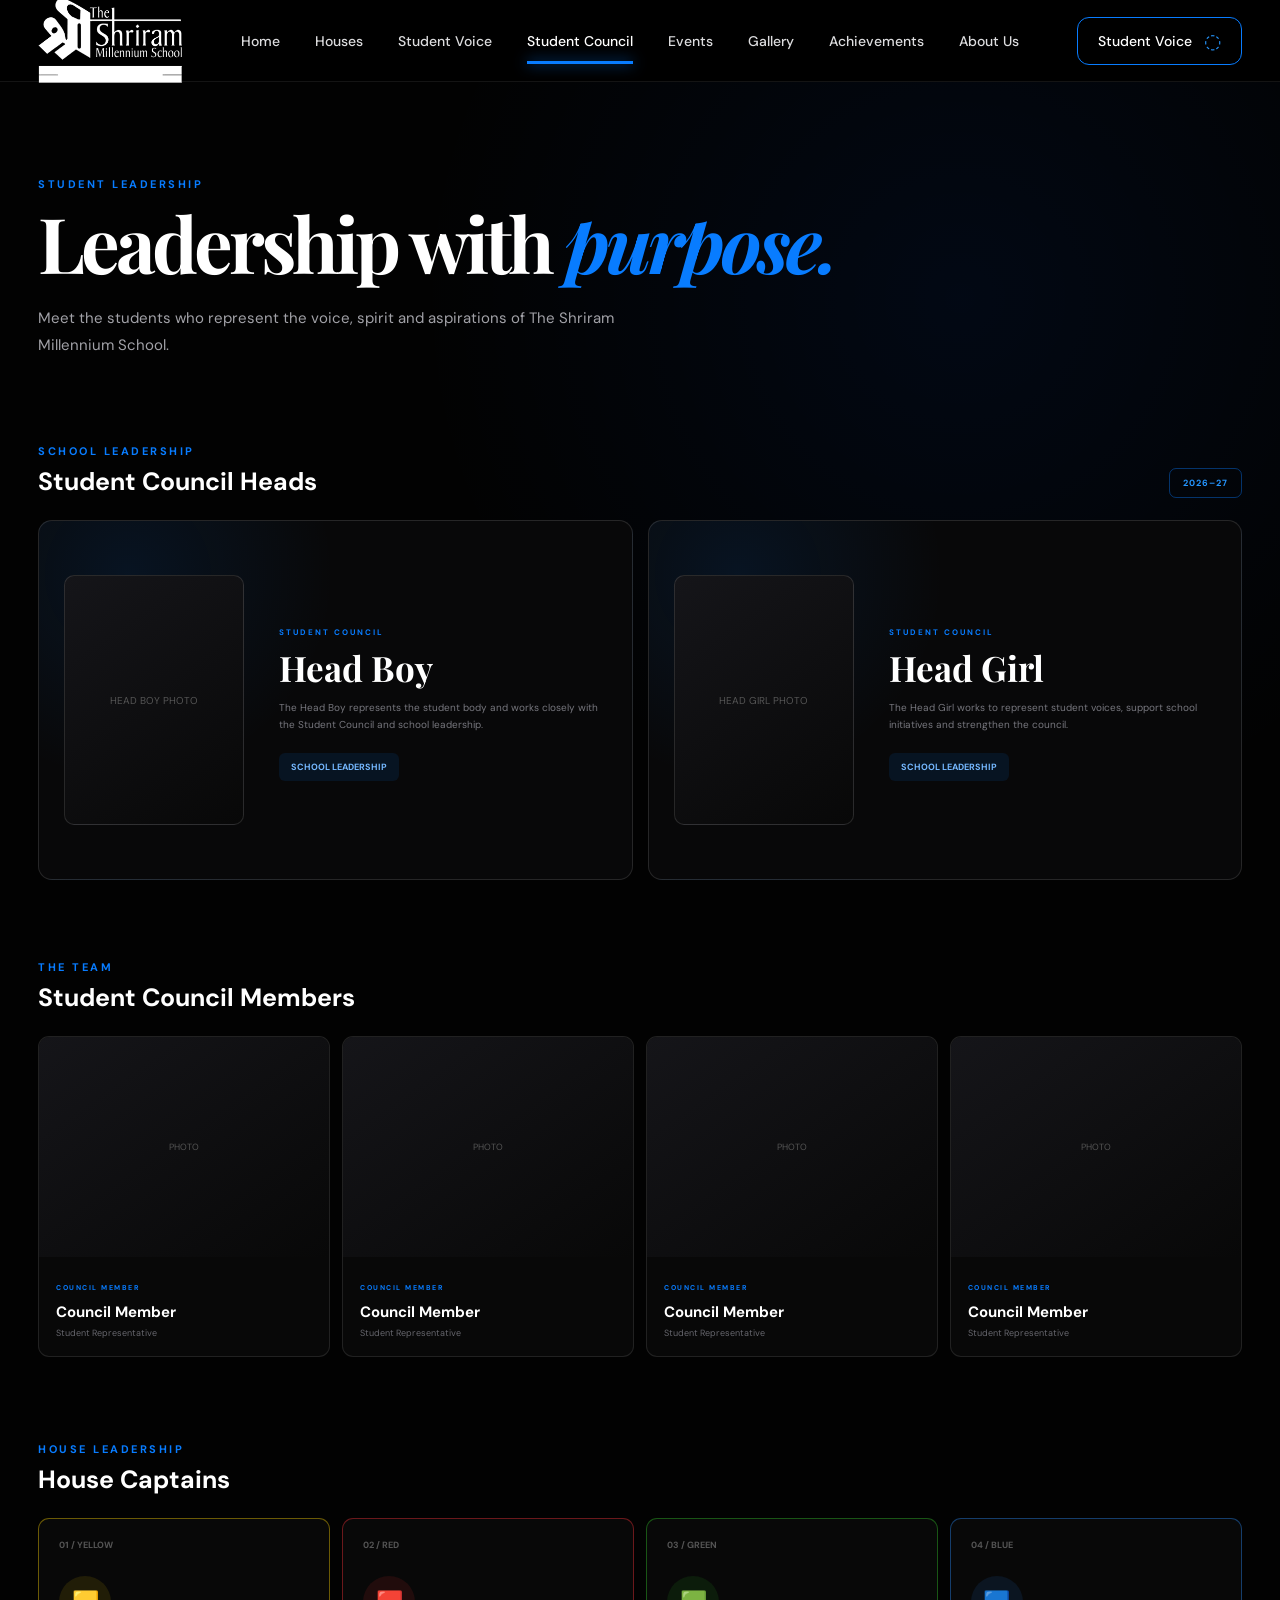
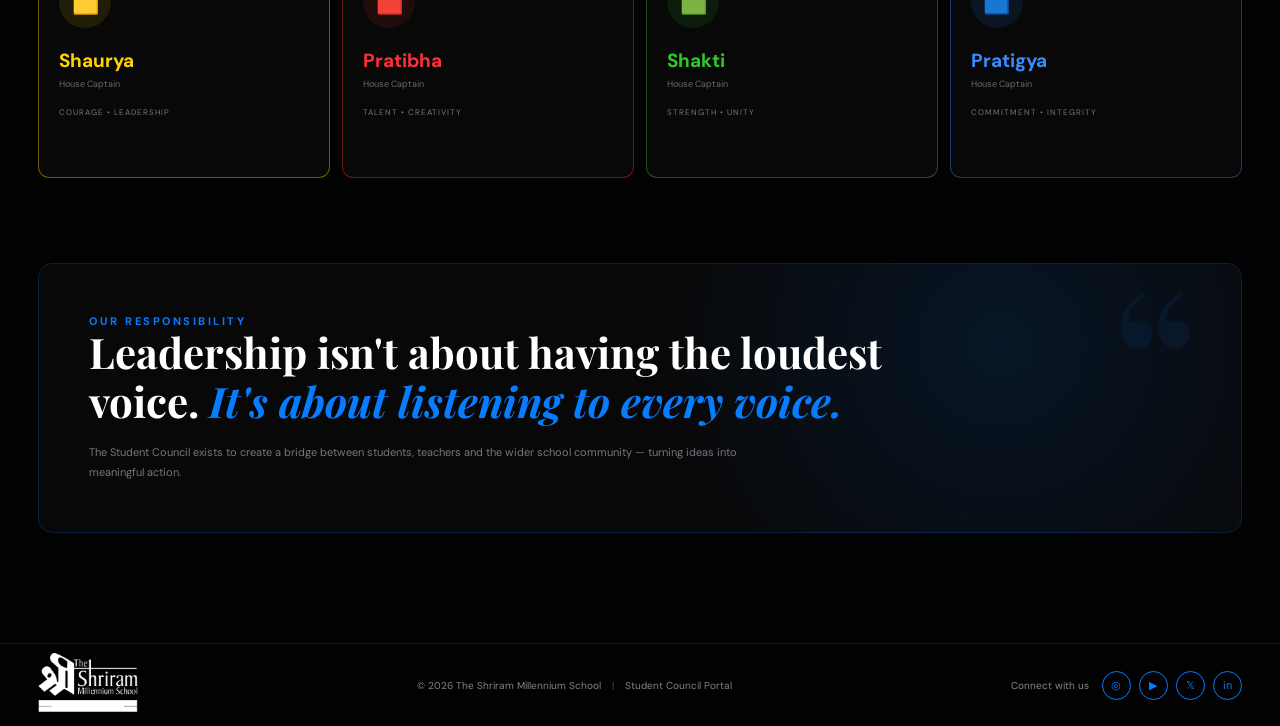
<file: pages/council.html>
<!DOCTYPE html>
<html lang="en">

<head>

    <meta charset="UTF-8">

    <meta
        name="viewport"
        content="width=device-width, initial-scale=1.0">

    <meta
        name="description"
        content="Student Council | The Shriram Millennium School">

    <title>
        Student Council | The Shriram Millennium School
    </title>


    <!-- GOOGLE FONTS -->

    <link
        rel="preconnect"
        href="https://fonts.googleapis.com">

    <link
        rel="preconnect"
        href="https://fonts.gstatic.com"
        crossorigin>

    <link
        href="https://fonts.googleapis.com/css2?family=DM+Sans:wght@400;500;600;700&family=Playfair+Display:wght@500;600;700&display=swap"
        rel="stylesheet">


    <!-- MAIN CSS -->

    <link
        rel="stylesheet"
        href="../style.css">


    <style>

        /* =====================================================
           COUNCIL PAGE
        ===================================================== */

        .council-page {

            width: 94%;

            max-width: 1450px;

            margin: auto;

            padding-bottom: 110px;

        }


        /* =====================================================
           HERO
        ===================================================== */

        .council-hero {

            padding: 95px 0 65px;

            max-width: 850px;

        }


        .council-hero h1 {

            margin-top: 14px;

            font-family:
                "Playfair Display",
                serif;

            font-size:
                clamp(55px, 6vw, 84px);

            line-height: 0.98;

            letter-spacing: -4px;

        }


        .council-hero h1 span {

            color: var(--blue);

            font-style: italic;

        }


        .council-hero p {

            max-width: 650px;

            margin-top: 25px;

            color: var(--muted);

            font-size: 15px;

            line-height: 1.8;

        }


        /* =====================================================
           SECTION HEADING
        ===================================================== */

        .council-section {

            margin-top: 20px;

        }


        .council-section-heading {

            display: flex;

            align-items: flex-end;

            justify-content: space-between;

            margin-bottom: 22px;

        }


        .council-section-heading h2 {

            margin-top: 7px;

            font-size: 25px;

        }


        .council-year {

            padding: 8px 13px;

            border:
                1px solid
                rgba(8,124,255,0.4);

            border-radius: 7px;

            color: var(--blue-light);

            font-size: 9px;

            font-weight: 700;

            letter-spacing: 1px;

        }


        /* =====================================================
           TOP LEADERS
        ===================================================== */

        .top-leaders {

            display: grid;

            grid-template-columns:
                repeat(2, 1fr);

            gap: 15px;

        }


        .leader-card {

            min-height: 360px;

            position: relative;

            overflow: hidden;

            padding: 25px;

            display: grid;

            grid-template-columns:
                190px 1fr;

            gap: 25px;

            align-items: center;

            border:
                1px solid
                rgba(255,255,255,0.12);

            border-radius: 14px;

            background:

                radial-gradient(
                    circle at 15% 15%,
                    rgba(8,124,255,0.10),
                    transparent 35%
                ),

                #080809;

        }


        .leader-photo {

            width: 180px;

            height: 250px;

            overflow: hidden;

            border-radius: 10px;

            border:
                1px solid
                rgba(255,255,255,0.12);

            background:
                linear-gradient(
                    145deg,
                    #151519,
                    #080808
                );

            display: grid;

            place-items: center;

            color: #555;

            font-size: 10px;

        }


        .leader-photo img {

            width: 100%;

            height: 100%;

            object-fit: cover;

        }


        .leader-info small {

            color: var(--blue);

            font-size: 8px;

            font-weight: 700;

            letter-spacing: 2px;

        }


        .leader-info h3 {

            margin-top: 10px;

            font-family:
                "Playfair Display",
                serif;

            font-size: 35px;

            line-height: 1.05;

        }


        .leader-info p {

            margin-top: 12px;

            color: #77777e;

            font-size: 10px;

            line-height: 1.7;

        }


        .leader-role {

            display: inline-flex;

            margin-top: 20px;

            padding: 8px 12px;

            border-radius: 6px;

            background:
                rgba(8,124,255,0.10);

            color: #75b8ff;

            font-size: 9px;

            font-weight: 700;

        }


        /* =====================================================
           COUNCIL MEMBERS
        ===================================================== */

        .members-section {

            margin-top: 80px;

        }


        .members-grid {

            display: grid;

            grid-template-columns:
                repeat(4, 1fr);

            gap: 12px;

        }


        .member-card {

            overflow: hidden;

            border:
                1px solid
                rgba(255,255,255,0.1);

            border-radius: 11px;

            background: #080808;

            transition:
                transform 0.25s ease,
                border-color 0.25s ease;

        }


        .member-card:hover {

            transform:
                translateY(-5px);

            border-color:
                rgba(8,124,255,0.4);

        }


        .member-photo {

            height: 220px;

            display: grid;

            place-items: center;

            background:
                linear-gradient(
                    145deg,
                    #151519,
                    #080808
                );

            color: #555;

            font-size: 9px;

        }


        .member-photo img {

            width: 100%;

            height: 100%;

            object-fit: cover;

        }


        .member-info {

            padding: 17px;

        }


        .member-info small {

            color: var(--blue);

            font-size: 7px;

            font-weight: 700;

            letter-spacing: 1.5px;

        }


        .member-info h3 {

            margin-top: 7px;

            font-size: 15px;

        }


        .member-info p {

            margin-top: 5px;

            color: #66666d;

            font-size: 9px;

        }


        /* =====================================================
           HOUSE CAPTAINS
        ===================================================== */

        .captains-section {

            margin-top: 85px;

        }


        .captains-grid {

            display: grid;

            grid-template-columns:
                repeat(4, 1fr);

            gap: 12px;

        }


        .captain-card {

            min-height: 260px;

            padding: 20px;

            border:
                1px solid;

            border-radius: 11px;

            background: #080808;

        }


        .captain-number {

            color: #555;

            font-size: 9px;

            font-weight: 700;

        }


        .captain-icon {

            width: 52px;

            height: 52px;

            margin-top: 25px;

            border-radius: 50%;

            display: grid;

            place-items: center;

            font-size: 22px;

        }


        .captain-card h3 {

            margin-top: 20px;

            font-size: 19px;

        }


        .captain-card p {

            margin-top: 5px;

            color: #696970;

            font-size: 9px;

        }


        .captain-card small {

            display: block;

            margin-top: 17px;

            color: #777;

            font-size: 8px;

            letter-spacing: 1px;

        }


        .captain-yellow {

            border-color:
                rgba(255,212,0,0.4);

        }


        .captain-yellow .captain-icon {

            background:
                rgba(255,212,0,0.1);

        }


        .captain-yellow h3 {

            color: var(--yellow);

        }


        .captain-red {

            border-color:
                rgba(255,48,56,0.4);

        }


        .captain-red .captain-icon {

            background:
                rgba(255,48,56,0.1);

        }


        .captain-red h3 {

            color: var(--red);

        }


        .captain-green {

            border-color:
                rgba(50,201,40,0.4);

        }


        .captain-green .captain-icon {

            background:
                rgba(50,201,40,0.1);

        }


        .captain-green h3 {

            color: var(--green);

        }


        .captain-blue {

            border-color:
                rgba(40,140,255,0.4);

        }


        .captain-blue .captain-icon {

            background:
                rgba(40,140,255,0.1);

        }


        .captain-blue h3 {

            color: #398eff;

        }


        /* =====================================================
           COUNCIL MESSAGE
        ===================================================== */

        .council-message {

            margin-top: 85px;

            padding: 50px;

            position: relative;

            overflow: hidden;

            border:
                1px solid
                rgba(8,124,255,0.2);

            border-radius: 15px;

            background:

                radial-gradient(
                    circle at 80% 30%,
                    rgba(8,124,255,0.12),
                    transparent 35%
                ),

                #080809;

        }


        .council-message::before {

            content: "“";

            position: absolute;

            top: -50px;

            right: 40px;

            color:
                rgba(8,124,255,0.08);

            font-family:
                "Playfair Display",
                serif;

            font-size: 220px;

        }


        .council-message h2 {

            position: relative;

            max-width: 850px;

            font-family:
                "Playfair Display",
                serif;

            font-size: 42px;

            line-height: 1.15;

        }


        .council-message h2 span {

            color: var(--blue);

            font-style: italic;

        }


        .council-message p {

            position: relative;

            max-width: 650px;

            margin-top: 18px;

            color: #77777e;

            font-size: 11px;

            line-height: 1.8;

        }


        /* =====================================================
           RESPONSIVE
        ===================================================== */

        @media (max-width: 1100px) {

            .members-grid {

                grid-template-columns:
                    repeat(2, 1fr);

            }


            .captains-grid {

                grid-template-columns:
                    repeat(2, 1fr);

            }

        }


        @media (max-width: 850px) {

            .top-leaders {

                grid-template-columns: 1fr;

            }


            .leader-card {

                grid-template-columns:
                    160px 1fr;

            }


            .leader-photo {

                width: 150px;

                height: 220px;

            }

        }


        @media (max-width: 600px) {

            .council-page {

                width: 90%;

            }


            .council-hero {

                padding-top: 65px;

            }


            .council-hero h1 {

                font-size: 50px;

                letter-spacing: -2px;

            }


            .council-section-heading {

                align-items: flex-start;

                flex-direction: column;

                gap: 12px;

            }


            .leader-card {

                grid-template-columns: 1fr;

                gap: 20px;

            }


            .leader-photo {

                width: 100%;

                height: 280px;

            }


            .members-grid {

                grid-template-columns: 1fr;

            }


            .captains-grid {

                grid-template-columns: 1fr;

            }


            .council-message {

                padding: 30px;

            }


            .council-message h2 {

                font-size: 32px;

            }

        }

    </style>

</head>


<body>


<!-- =====================================================
     NAVBAR
===================================================== -->

<header class="navbar">

    <div class="nav-container">


        <!-- LOGO -->

        <a
            href="../index.html"
            class="brand">

            <img
                src="../assets/logo/srms-logo.png"
                alt="The Shriram Millennium School">

        </a>



        <!-- NAVIGATION -->

        <nav class="nav-menu">


            <a
                href="../index.html"
                class="nav-link">

                Home

            </a>


            <a
                href="houses.html"
                class="nav-link">

                Houses

            </a>


            <a
                href="student-voice.html"
                class="nav-link">

                Student Voice

            </a>


            <a
                href="council.html"
                class="nav-link active">

                Student Council

            </a>


            <a
                href="events.html"
                class="nav-link">

                Events

            </a>


            <a
                href="gallery.html"
                class="nav-link">

                Gallery

            </a>


            <a
                href="achievements.html"
                class="nav-link">

                Achievements

            </a>


            <a
                href="about.html"
                class="nav-link">

                About Us

            </a>

        </nav>



        <!-- STUDENT VOICE -->

        <a
            href="student-voice.html"
            class="nav-voice-button">

            Student Voice

            <span class="nav-chat-icon">
                ◌
            </span>

        </a>



        <!-- MOBILE -->

        <button
            class="mobile-menu-button"
            id="mobileMenuButton">

            ☰

        </button>

    </div>



    <!-- MOBILE MENU -->

    <div
        class="mobile-menu"
        id="mobileMenu">


        <a href="../index.html">
            Home
        </a>


        <a href="houses.html">
            Houses
        </a>


        <a href="student-voice.html">
            Student Voice
        </a>


        <a href="council.html">
            Student Council
        </a>


        <a href="events.html">
            Events
        </a>


        <a href="gallery.html">
            Gallery
        </a>


        <a href="achievements.html">
            Achievements
        </a>


        <a href="about.html">
            About Us
        </a>

    </div>

</header>



<!-- =====================================================
     MAIN
===================================================== -->

<main>


<div class="council-page">


    <!-- =================================================
         HERO
    ================================================== -->

    <section class="council-hero">


        <div class="section-label">

            STUDENT LEADERSHIP

        </div>


        <h1>

            Leadership with

            <span>
                purpose.
            </span>

        </h1>


        <p>

            Meet the students who represent
            the voice, spirit and aspirations
            of The Shriram Millennium School.

        </p>

    </section>



    <!-- =================================================
         SENIOR LEADERS
    ================================================== -->

    <section class="council-section">


        <div class="council-section-heading">


            <div>

                <div class="section-label">

                    SCHOOL LEADERSHIP

                </div>


                <h2>

                    Student Council Heads

                </h2>

            </div>


            <div class="council-year">

                2026–27

            </div>

        </div>



        <div class="top-leaders">


            <!-- HEAD BOY -->

            <article class="leader-card">


                <div class="leader-photo">

                    <!-- Replace with actual image -->

                    <span>
                        HEAD BOY PHOTO
                    </span>

                    <!--

                    <img
                        src="../assets/council/head-boy.jpg"
                        alt="Head Boy">

                    -->

                </div>



                <div class="leader-info">


                    <small>
                        STUDENT COUNCIL
                    </small>


                    <h3>
                        Head Boy
                    </h3>


                    <p>

                        The Head Boy represents
                        the student body and works
                        closely with the Student
                        Council and school leadership.

                    </p>


                    <div class="leader-role">

                        SCHOOL LEADERSHIP

                    </div>

                </div>

            </article>



            <!-- HEAD GIRL -->

            <article class="leader-card">


                <div class="leader-photo">

                    <!-- Replace with actual image -->

                    <span>
                        HEAD GIRL PHOTO
                    </span>

                    <!--

                    <img
                        src="../assets/council/head-girl.jpg"
                        alt="Head Girl">

                    -->

                </div>



                <div class="leader-info">


                    <small>
                        STUDENT COUNCIL
                    </small>


                    <h3>
                        Head Girl
                    </h3>


                    <p>

                        The Head Girl works to
                        represent student voices,
                        support school initiatives
                        and strengthen the council.

                    </p>


                    <div class="leader-role">

                        SCHOOL LEADERSHIP

                    </div>

                </div>

            </article>

        </div>

    </section>



    <!-- =================================================
         COUNCIL MEMBERS
    ================================================== -->

    <section class="members-section">


        <div class="council-section-heading">


            <div>

                <div class="section-label">

                    THE TEAM

                </div>


                <h2>

                    Student Council Members

                </h2>

            </div>

        </div>



        <div class="members-grid">


            <!-- MEMBER 01 -->

            <article class="member-card">


                <div class="member-photo">

                    <span>
                        PHOTO
                    </span>

                </div>


                <div class="member-info">

                    <small>
                        COUNCIL MEMBER
                    </small>


                    <h3>
                        Council Member
                    </h3>


                    <p>
                        Student Representative
                    </p>

                </div>

            </article>



            <!-- MEMBER 02 -->

            <article class="member-card">


                <div class="member-photo">

                    <span>
                        PHOTO
                    </span>

                </div>


                <div class="member-info">

                    <small>
                        COUNCIL MEMBER
                    </small>


                    <h3>
                        Council Member
                    </h3>


                    <p>
                        Student Representative
                    </p>

                </div>

            </article>



            <!-- MEMBER 03 -->

            <article class="member-card">


                <div class="member-photo">

                    <span>
                        PHOTO
                    </span>

                </div>


                <div class="member-info">

                    <small>
                        COUNCIL MEMBER
                    </small>


                    <h3>
                        Council Member
                    </h3>


                    <p>
                        Student Representative
                    </p>

                </div>

            </article>



            <!-- MEMBER 04 -->

            <article class="member-card">


                <div class="member-photo">

                    <span>
                        PHOTO
                    </span>

                </div>


                <div class="member-info">

                    <small>
                        COUNCIL MEMBER
                    </small>


                    <h3>
                        Council Member
                    </h3>


                    <p>
                        Student Representative
                    </p>

                </div>

            </article>

        </div>

    </section>



    <!-- =================================================
         HOUSE CAPTAINS
    ================================================== -->

    <section class="captains-section">


        <div class="council-section-heading">


            <div>

                <div class="section-label">

                    HOUSE LEADERSHIP

                </div>


                <h2>

                    House Captains

                </h2>

            </div>

        </div>



        <div class="captains-grid">


            <!-- SHAURYA -->

            <article
                class="captain-card captain-yellow">


                <div class="captain-number">
                    01 / YELLOW
                </div>


                <div class="captain-icon">
                    🟨
                </div>


                <h3>
                    Shaurya
                </h3>


                <p>
                    House Captain
                </p>


                <small>
                    COURAGE • LEADERSHIP
                </small>

            </article>



            <!-- PRATIBHA -->

            <article
                class="captain-card captain-red">


                <div class="captain-number">
                    02 / RED
                </div>


                <div class="captain-icon">
                    🟥
                </div>


                <h3>
                    Pratibha
                </h3>


                <p>
                    House Captain
                </p>


                <small>
                    TALENT • CREATIVITY
                </small>

            </article>



            <!-- SHAKTI -->

            <article
                class="captain-card captain-green">


                <div class="captain-number">
                    03 / GREEN
                </div>


                <div class="captain-icon">
                    🟩
                </div>


                <h3>
                    Shakti
                </h3>


                <p>
                    House Captain
                </p>


                <small>
                    STRENGTH • UNITY
                </small>

            </article>



            <!-- PRATIGYA -->

            <article
                class="captain-card captain-blue">


                <div class="captain-number">
                    04 / BLUE
                </div>


                <div class="captain-icon">
                    🟦
                </div>


                <h3>
                    Pratigya
                </h3>


                <p>
                    House Captain
                </p>


                <small>
                    COMMITMENT • INTEGRITY
                </small>

            </article>

        </div>

    </section>



    <!-- =================================================
         COUNCIL MESSAGE
    ================================================== -->

    <section class="council-message">


        <div class="section-label">

            OUR RESPONSIBILITY

        </div>


        <h2>

            Leadership isn't about
            having the loudest voice.

            <span>
                It's about listening to every voice.
            </span>

        </h2>


        <p>

            The Student Council exists to create
            a bridge between students, teachers
            and the wider school community —
            turning ideas into meaningful action.

        </p>

    </section>


</div>


</main>



<!-- =====================================================
     FOOTER
===================================================== -->

<footer class="footer">


    <div class="footer-inner">


        <div class="footer-brand">

            <img
                src="../assets/logo/srms-logo.png"
                alt="The Shriram Millennium School">

        </div>


        <div class="footer-center">

            © 2026 The Shriram Millennium School

            <span>|</span>

            Student Council Portal

        </div>


        <div class="socials">

            <span>
                Connect with us
            </span>


            <a href="#">
                ◎
            </a>


            <a href="#">
                ▶
            </a>


            <a href="#">
                𝕏
            </a>


            <a href="#">
                in
            </a>

        </div>

    </div>

</footer>



<!-- MAIN JAVASCRIPT -->

<script src="../script.js"></script>


</body>

</html>
</file>
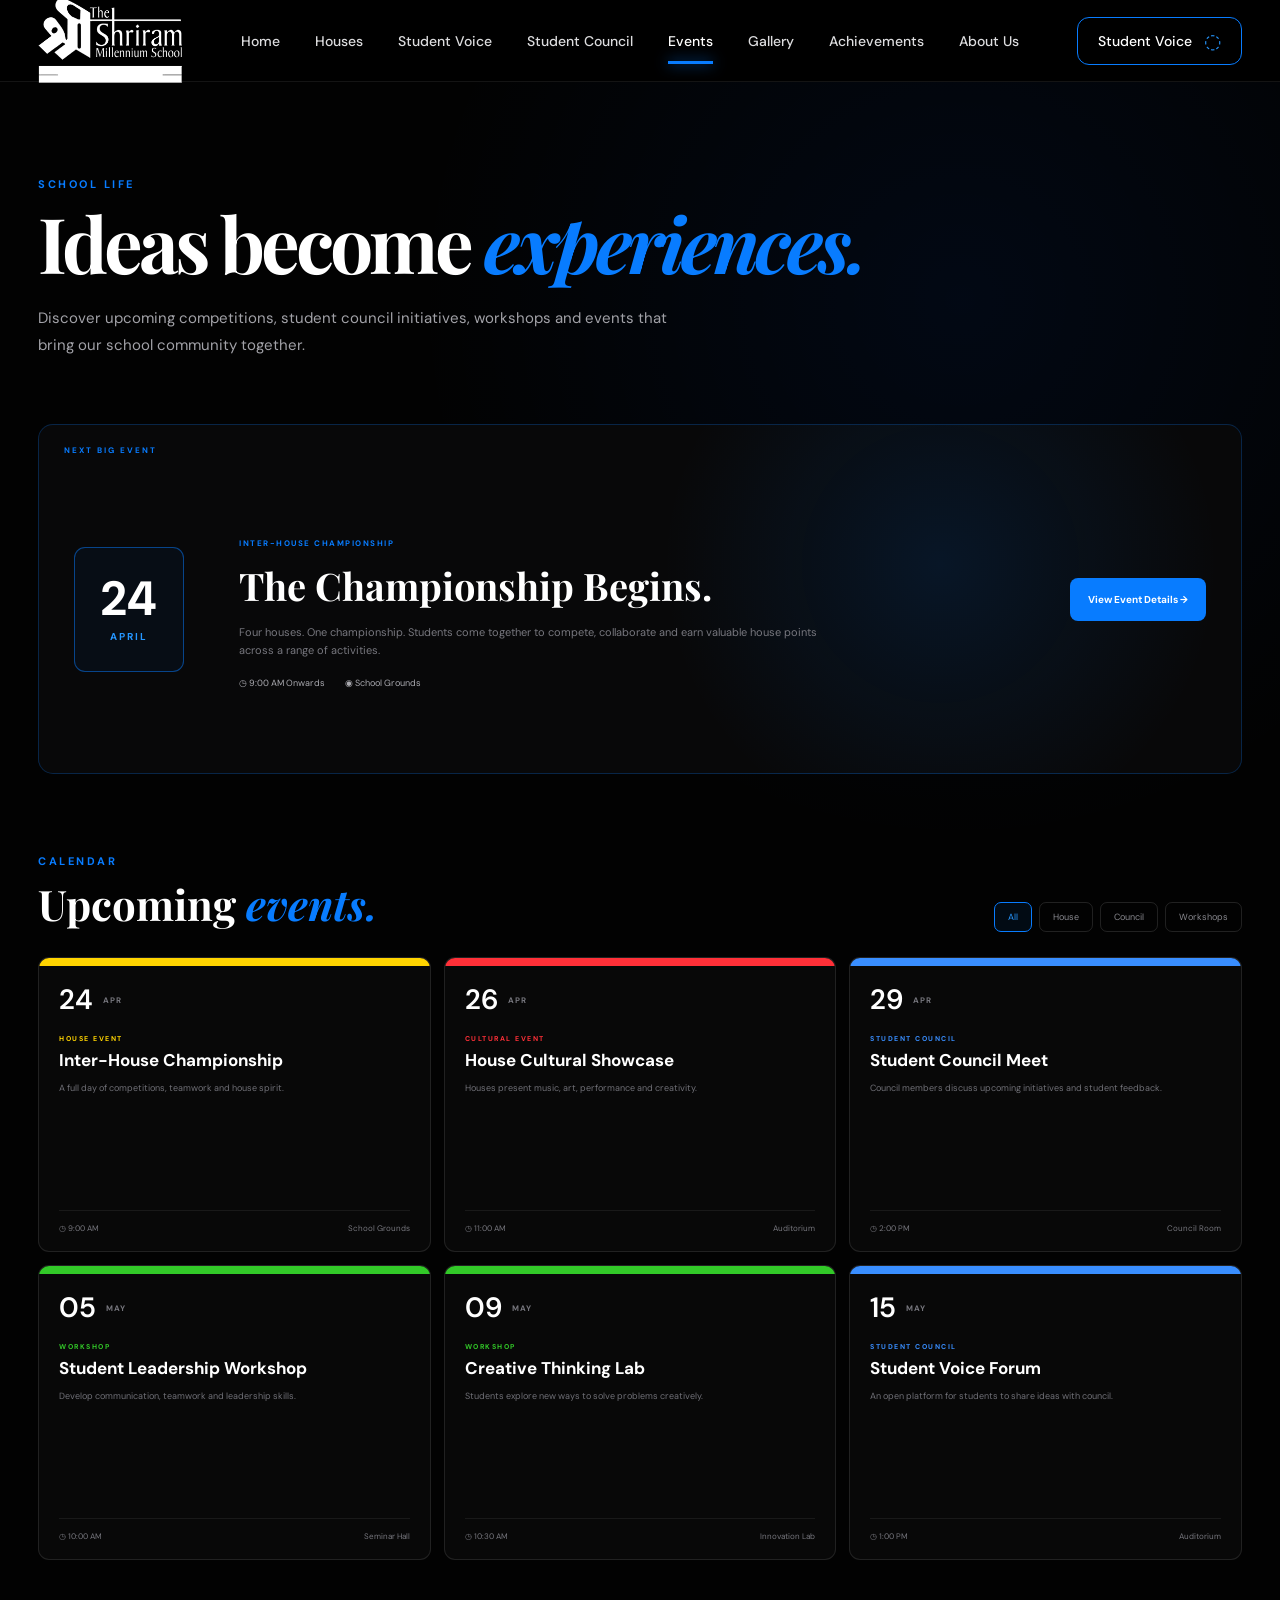
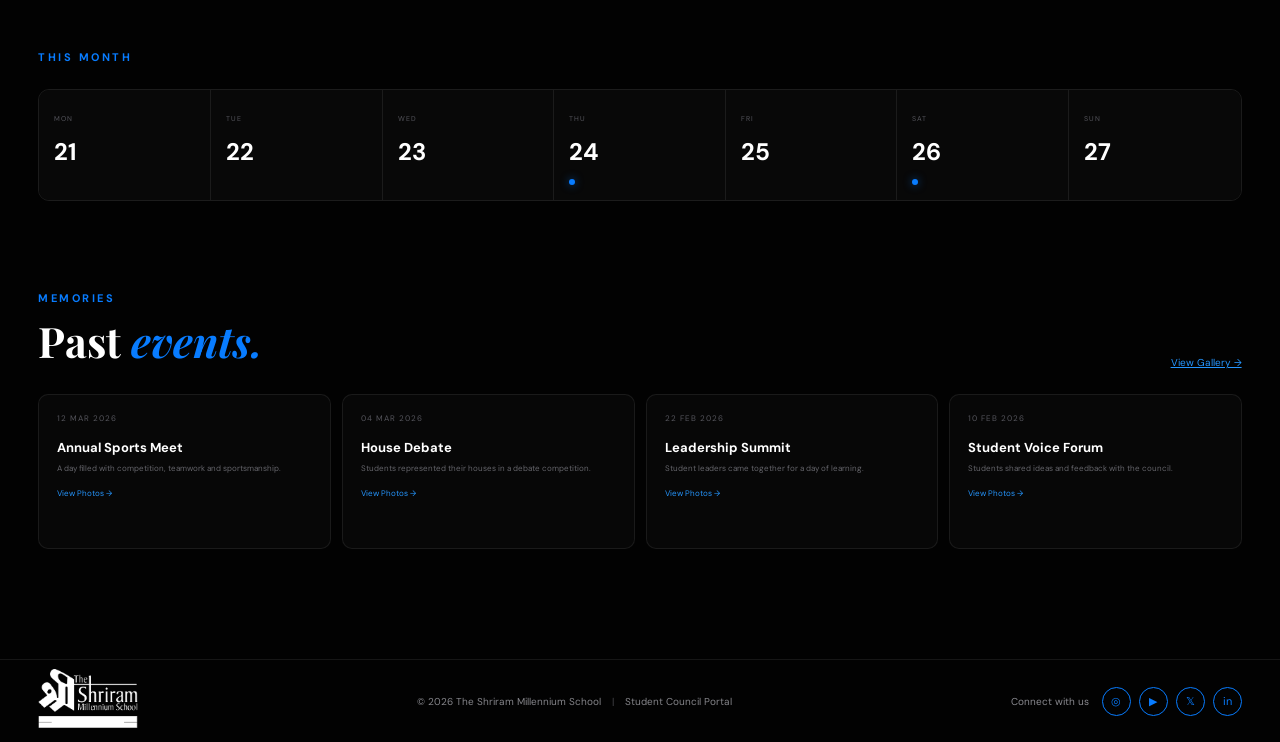
<file: pages/events.html>
<!DOCTYPE html>
<html lang="en">

<head>

    <meta charset="UTF-8">

    <meta
        name="viewport"
        content="width=device-width, initial-scale=1.0">

    <meta
        name="description"
        content="Events | The Shriram Millennium School Student Council">

    <title>
        Events | The Shriram Millennium School
    </title>


    <!-- GOOGLE FONTS -->

    <link
        rel="preconnect"
        href="https://fonts.googleapis.com">

    <link
        rel="preconnect"
        href="https://fonts.gstatic.com"
        crossorigin>

    <link
        href="https://fonts.googleapis.com/css2?family=DM+Sans:wght@400;500;600;700&family=Playfair+Display:wght@500;600;700&display=swap"
        rel="stylesheet">


    <!-- MAIN CSS -->

    <link
        rel="stylesheet"
        href="../style.css">


    <style>

        /* =====================================================
           EVENTS PAGE
        ===================================================== */

        .events-page {

            width: 94%;

            max-width: 1450px;

            margin: auto;

            padding-bottom: 110px;

        }


        /* =====================================================
           HERO
        ===================================================== */

        .events-hero {

            padding: 95px 0 65px;

            max-width: 850px;

        }


        .events-hero h1 {

            margin-top: 14px;

            font-family:
                "Playfair Display",
                serif;

            font-size:
                clamp(55px, 6vw, 84px);

            line-height: 0.98;

            letter-spacing: -4px;

        }


        .events-hero h1 span {

            color: var(--blue);

            font-style: italic;

        }


        .events-hero p {

            max-width: 650px;

            margin-top: 25px;

            color: var(--muted);

            font-size: 15px;

            line-height: 1.8;

        }


        /* =====================================================
           FEATURED EVENT
        ===================================================== */

        .featured-event {

            min-height: 350px;

            position: relative;

            overflow: hidden;

            padding: 35px;

            display: grid;

            grid-template-columns:
                130px 1fr auto;

            align-items: center;

            gap: 35px;

            border:
                1px solid
                rgba(8,124,255,0.25);

            border-radius: 15px;

            background:

                radial-gradient(
                    circle at 75% 40%,
                    rgba(8,124,255,0.12),
                    transparent 30%
                ),

                #080809;

        }


        .featured-label {

            position: absolute;

            top: 20px;

            left: 25px;

            color: var(--blue);

            font-size: 8px;

            font-weight: 700;

            letter-spacing: 2px;

        }


        .featured-date {

            width: 110px;

            height: 125px;

            margin-top: 20px;

            display: flex;

            flex-direction: column;

            align-items: center;

            justify-content: center;

            border:
                1px solid
                rgba(8,124,255,0.5);

            border-radius: 11px;

            background:
                rgba(8,124,255,0.05);

        }


        .featured-date strong {

            color: white;

            font-size: 48px;

            line-height: 1;

        }


        .featured-date span {

            margin-top: 7px;

            color: var(--blue-light);

            font-size: 10px;

            font-weight: 700;

            letter-spacing: 2px;

        }


        .featured-content {

            margin-top: 20px;

        }


        .featured-content small {

            color: var(--blue);

            font-size: 8px;

            font-weight: 700;

            letter-spacing: 1.5px;

        }


        .featured-content h2 {

            margin-top: 9px;

            font-family:
                "Playfair Display",
                serif;

            font-size: 38px;

        }


        .featured-content p {

            max-width: 580px;

            margin-top: 12px;

            color: #77777e;

            font-size: 11px;

            line-height: 1.7;

        }


        .featured-meta {

            display: flex;

            gap: 20px;

            margin-top: 17px;

            color: #aaaab0;

            font-size: 9px;

        }


        .featured-button {

            min-width: 135px;

            min-height: 43px;

            padding: 0 18px;

            display: inline-flex;

            align-items: center;

            justify-content: center;

            border-radius: 8px;

            background: var(--blue);

            color: white;

            font-size: 10px;

            font-weight: 700;

        }


        /* =====================================================
           SECTION HEADER
        ===================================================== */

        .events-section {

            margin-top: 80px;

        }


        .events-section-heading {

            display: flex;

            align-items: flex-end;

            justify-content: space-between;

            margin-bottom: 25px;

        }


        .events-section-heading h2 {

            margin-top: 8px;

            font-family:
                "Playfair Display",
                serif;

            font-size: 42px;

        }


        .events-section-heading h2 span {

            color: var(--blue);

            font-style: italic;

        }


        /* =====================================================
           FILTER BUTTONS
        ===================================================== */

        .event-filters {

            display: flex;

            gap: 7px;

            flex-wrap: wrap;

        }


        .event-filter {

            padding: 8px 13px;

            border:
                1px solid
                rgba(255,255,255,0.12);

            border-radius: 7px;

            background: transparent;

            color: #88888e;

            font-family: inherit;

            font-size: 9px;

            cursor: pointer;

            transition: 0.2s ease;

        }


        .event-filter:hover,
        .event-filter.active {

            border-color: var(--blue);

            color: var(--blue-light);

            background:
                rgba(8,124,255,0.07);

        }


        /* =====================================================
           EVENT GRID
        ===================================================== */

        .event-list {

            display: grid;

            grid-template-columns:
                repeat(3, 1fr);

            gap: 13px;

        }


        .event-item {

            min-height: 295px;

            overflow: hidden;

            position: relative;

            border:
                1px solid
                rgba(255,255,255,0.1);

            border-radius: 11px;

            background: #080808;

            transition:
                transform 0.25s ease,
                border-color 0.25s ease;

        }


        .event-item:hover {

            transform:
                translateY(-5px);

            border-color:
                rgba(8,124,255,0.35);

        }


        .event-item-top {

            height: 8px;

            width: 100%;

        }


        .event-yellow .event-item-top {

            background: var(--yellow);

        }


        .event-red .event-item-top {

            background: var(--red);

        }


        .event-green .event-item-top {

            background: var(--green);

        }


        .event-blue .event-item-top {

            background: #398eff;

        }


        .event-item-content {

            padding: 20px;

        }


        .event-item-date {

            display: flex;

            align-items: center;

            gap: 10px;

        }


        .event-day {

            font-size: 28px;

            font-weight: 600;

            line-height: 1;

        }


        .event-month {

            color: #77777e;

            font-size: 8px;

            font-weight: 700;

            letter-spacing: 1px;

        }


        .event-item-type {

            margin-top: 20px;

            font-size: 7px;

            font-weight: 700;

            letter-spacing: 1.5px;

        }


        .event-yellow .event-item-type {

            color: var(--yellow);

        }


        .event-red .event-item-type {

            color: var(--red);

        }


        .event-green .event-item-type {

            color: var(--green);

        }


        .event-blue .event-item-type {

            color: #398eff;

        }


        .event-item h3 {

            margin-top: 7px;

            font-size: 17px;

            line-height: 1.25;

        }


        .event-item-description {

            margin-top: 9px;

            color: #707077;

            font-size: 9px;

            line-height: 1.7;

        }


        .event-item-footer {

            position: absolute;

            bottom: 18px;

            left: 20px;

            right: 20px;

            padding-top: 12px;

            border-top:
                1px solid
                rgba(255,255,255,0.07);

            display: flex;

            justify-content: space-between;

            color: #77777e;

            font-size: 8px;

        }


        /* =====================================================
           PAST EVENTS
        ===================================================== */

        .past-events {

            margin-top: 90px;

        }


        .past-grid {

            display: grid;

            grid-template-columns:
                repeat(4, 1fr);

            gap: 11px;

        }


        .past-card {

            min-height: 155px;

            padding: 18px;

            border:
                1px solid
                rgba(255,255,255,0.08);

            border-radius: 10px;

            background: #070707;

        }


        .past-card-date {

            color: #55555c;

            font-size: 8px;

            letter-spacing: 1px;

        }


        .past-card h3 {

            margin-top: 16px;

            font-size: 13px;

        }


        .past-card p {

            margin-top: 6px;

            color: #65656b;

            font-size: 8px;

            line-height: 1.6;

        }


        .past-card-link {

            display: inline-block;

            margin-top: 13px;

            color: var(--blue-light);

            font-size: 8px;

        }


        /* =====================================================
           EVENT CALENDAR STRIP
        ===================================================== */

        .calendar-section {

            margin-top: 90px;

        }


        .calendar-strip {

            margin-top: 25px;

            display: grid;

            grid-template-columns:
                repeat(7, 1fr);

            overflow: hidden;

            border:
                1px solid
                rgba(255,255,255,0.1);

            border-radius: 11px;

        }


        .calendar-day {

            min-height: 100px;

            padding: 15px;

            border-right:
                1px solid
                rgba(255,255,255,0.08);

            background: #080808;

        }


        .calendar-day:last-child {

            border-right: none;

        }


        .calendar-day small {

            color: #55555c;

            font-size: 7px;

            letter-spacing: 1px;

        }


        .calendar-day strong {

            display: block;

            margin-top: 10px;

            font-size: 24px;

        }


        .calendar-event-dot {

            width: 6px;

            height: 6px;

            margin-top: 12px;

            border-radius: 50%;

            background: var(--blue);

            box-shadow:
                0 0 8px
                rgba(8,124,255,0.6);

        }


        /* =====================================================
           RESPONSIVE
        ===================================================== */

        @media (max-width: 1100px) {

            .event-list {

                grid-template-columns:
                    repeat(2, 1fr);

            }


            .past-grid {

                grid-template-columns:
                    repeat(2, 1fr);

            }


            .featured-event {

                grid-template-columns:
                    110px 1fr;

            }


            .featured-button {

                display: none;

            }

        }


        @media (max-width: 750px) {

            .events-page {

                width: 90%;

            }


            .events-hero {

                padding-top: 65px;

            }


            .events-hero h1 {

                font-size: 50px;

                letter-spacing: -2px;

            }


            .featured-event {

                grid-template-columns: 1fr;

                padding: 25px;

                gap: 15px;

            }


            .featured-date {

                width: 90px;

                height: 90px;

                margin-top: 15px;

            }


            .featured-date strong {

                font-size: 35px;

            }


            .featured-content h2 {

                font-size: 30px;

            }


            .events-section-heading {

                align-items: flex-start;

                flex-direction: column;

                gap: 15px;

            }


            .events-section-heading h2 {

                font-size: 36px;

            }


            .event-list {

                grid-template-columns: 1fr;

            }


            .past-grid {

                grid-template-columns: 1fr;

            }


            .calendar-strip {

                overflow-x: auto;

                grid-template-columns:
                    repeat(7, 105px);

            }

        }

    </style>

</head>



<body>


<!-- =====================================================
     NAVBAR
===================================================== -->

<header class="navbar">

    <div class="nav-container">


        <!-- LOGO -->

        <a
            href="../index.html"
            class="brand">

            <img
                src="../assets/logo/srms-logo.png"
                alt="The Shriram Millennium School">

        </a>



        <!-- DESKTOP NAV -->

        <nav class="nav-menu">


            <a
                href="../index.html"
                class="nav-link">

                Home

            </a>


            <a
                href="houses.html"
                class="nav-link">

                Houses

            </a>


            <a
                href="student-voice.html"
                class="nav-link">

                Student Voice

            </a>


            <a
                href="council.html"
                class="nav-link">

                Student Council

            </a>


            <a
                href="events.html"
                class="nav-link active">

                Events

            </a>


            <a
                href="gallery.html"
                class="nav-link">

                Gallery

            </a>


            <a
                href="achievements.html"
                class="nav-link">

                Achievements

            </a>


            <a
                href="about.html"
                class="nav-link">

                About Us

            </a>

        </nav>



        <!-- STUDENT VOICE -->

        <a
            href="student-voice.html"
            class="nav-voice-button">

            Student Voice

            <span class="nav-chat-icon">
                ◌
            </span>

        </a>



        <!-- MOBILE -->

        <button
            class="mobile-menu-button"
            id="mobileMenuButton">

            ☰

        </button>

    </div>



    <!-- MOBILE MENU -->

    <div
        class="mobile-menu"
        id="mobileMenu">


        <a href="../index.html">
            Home
        </a>


        <a href="houses.html">
            Houses
        </a>


        <a href="student-voice.html">
            Student Voice
        </a>


        <a href="council.html">
            Student Council
        </a>


        <a href="events.html">
            Events
        </a>


        <a href="gallery.html">
            Gallery
        </a>


        <a href="achievements.html">
            Achievements
        </a>


        <a href="about.html">
            About Us
        </a>

    </div>

</header>



<!-- =====================================================
     MAIN
===================================================== -->

<main>


<div class="events-page">


    <!-- =================================================
         HERO
    ================================================== -->

    <section class="events-hero">


        <div class="section-label">

            SCHOOL LIFE

        </div>


        <h1>

            Ideas become

            <span>
                experiences.
            </span>

        </h1>


        <p>

            Discover upcoming competitions,
            student council initiatives,
            workshops and events that bring
            our school community together.

        </p>

    </section>



    <!-- =================================================
         FEATURED EVENT
    ================================================== -->

    <section class="featured-event">


        <div class="featured-label">

            NEXT BIG EVENT

        </div>


        <!-- DATE -->

        <div class="featured-date">

            <strong>
                24
            </strong>

            <span>
                APRIL
            </span>

        </div>



        <!-- CONTENT -->

        <div class="featured-content">


            <small>

                INTER-HOUSE CHAMPIONSHIP

            </small>


            <h2>

                The Championship Begins.

            </h2>


            <p>

                Four houses. One championship.
                Students come together to compete,
                collaborate and earn valuable house
                points across a range of activities.

            </p>


            <div class="featured-meta">

                <span>
                    ◷ 9:00 AM Onwards
                </span>

                <span>
                    ◉ School Grounds
                </span>

            </div>

        </div>



        <a
            href="#upcoming"
            class="featured-button">

            View Event Details
            →

        </a>

    </section>



    <!-- =================================================
         UPCOMING EVENTS
    ================================================== -->

    <section
        class="events-section"
        id="upcoming">


        <div class="events-section-heading">


            <div>

                <div class="section-label">

                    CALENDAR

                </div>


                <h2>

                    Upcoming
                    <span>events.</span>

                </h2>

            </div>


            <!-- FILTERS -->

            <div class="event-filters">


                <button
                    class="event-filter active"
                    data-filter="all">

                    All

                </button>


                <button
                    class="event-filter"
                    data-filter="house">

                    House

                </button>


                <button
                    class="event-filter"
                    data-filter="council">

                    Council

                </button>


                <button
                    class="event-filter"
                    data-filter="workshop">

                    Workshops

                </button>

            </div>

        </div>



        <div class="event-list">


            <!-- EVENT 01 -->

            <article
                class="event-item event-yellow"
                data-category="house">


                <div class="event-item-top"></div>


                <div class="event-item-content">


                    <div class="event-item-date">

                        <span class="event-day">
                            24
                        </span>

                        <span class="event-month">
                            APR
                        </span>

                    </div>


                    <div class="event-item-type">

                        HOUSE EVENT

                    </div>


                    <h3>

                        Inter-House Championship

                    </h3>


                    <p class="event-item-description">

                        A full day of competitions,
                        teamwork and house spirit.

                    </p>


                    <div class="event-item-footer">

                        <span>
                            ◷ 9:00 AM
                        </span>

                        <span>
                            School Grounds
                        </span>

                    </div>

                </div>

            </article>



            <!-- EVENT 02 -->

            <article
                class="event-item event-red"
                data-category="house">


                <div class="event-item-top"></div>


                <div class="event-item-content">


                    <div class="event-item-date">

                        <span class="event-day">
                            26
                        </span>

                        <span class="event-month">
                            APR
                        </span>

                    </div>


                    <div class="event-item-type">

                        CULTURAL EVENT

                    </div>


                    <h3>

                        House Cultural Showcase

                    </h3>


                    <p class="event-item-description">

                        Houses present music, art,
                        performance and creativity.

                    </p>


                    <div class="event-item-footer">

                        <span>
                            ◷ 11:00 AM
                        </span>

                        <span>
                            Auditorium
                        </span>

                    </div>

                </div>

            </article>



            <!-- EVENT 03 -->

            <article
                class="event-item event-blue"
                data-category="council">


                <div class="event-item-top"></div>


                <div class="event-item-content">


                    <div class="event-item-date">

                        <span class="event-day">
                            29
                        </span>

                        <span class="event-month">
                            APR
                        </span>

                    </div>


                    <div class="event-item-type">

                        STUDENT COUNCIL

                    </div>


                    <h3>

                        Student Council Meet

                    </h3>


                    <p class="event-item-description">

                        Council members discuss
                        upcoming initiatives and
                        student feedback.

                    </p>


                    <div class="event-item-footer">

                        <span>
                            ◷ 2:00 PM
                        </span>

                        <span>
                            Council Room
                        </span>

                    </div>

                </div>

            </article>



            <!-- EVENT 04 -->

            <article
                class="event-item event-green"
                data-category="workshop">


                <div class="event-item-top"></div>


                <div class="event-item-content">


                    <div class="event-item-date">

                        <span class="event-day">
                            05
                        </span>

                        <span class="event-month">
                            MAY
                        </span>

                    </div>


                    <div class="event-item-type">

                        WORKSHOP

                    </div>


                    <h3>

                        Student Leadership Workshop

                    </h3>


                    <p class="event-item-description">

                        Develop communication,
                        teamwork and leadership skills.

                    </p>


                    <div class="event-item-footer">

                        <span>
                            ◷ 10:00 AM
                        </span>

                        <span>
                            Seminar Hall
                        </span>

                    </div>

                </div>

            </article>



            <!-- EVENT 05 -->

            <article
                class="event-item event-green"
                data-category="workshop">


                <div class="event-item-top"></div>


                <div class="event-item-content">


                    <div class="event-item-date">

                        <span class="event-day">
                            09
                        </span>

                        <span class="event-month">
                            MAY
                        </span>

                    </div>


                    <div class="event-item-type">

                        WORKSHOP

                    </div>


                    <h3>

                        Creative Thinking Lab

                    </h3>


                    <p class="event-item-description">

                        Students explore new ways
                        to solve problems creatively.

                    </p>


                    <div class="event-item-footer">

                        <span>
                            ◷ 10:30 AM
                        </span>

                        <span>
                            Innovation Lab
                        </span>

                    </div>

                </div>

            </article>



            <!-- EVENT 06 -->

            <article
                class="event-item event-blue"
                data-category="council">


                <div class="event-item-top"></div>


                <div class="event-item-content">


                    <div class="event-item-date">

                        <span class="event-day">
                            15
                        </span>

                        <span class="event-month">
                            MAY
                        </span>

                    </div>


                    <div class="event-item-type">

                        STUDENT COUNCIL

                    </div>


                    <h3>

                        Student Voice Forum

                    </h3>


                    <p class="event-item-description">

                        An open platform for students
                        to share ideas with council.

                    </p>


                    <div class="event-item-footer">

                        <span>
                            ◷ 1:00 PM
                        </span>

                        <span>
                            Auditorium
                        </span>

                    </div>

                </div>

            </article>

        </div>

    </section>



    <!-- =================================================
         CALENDAR
    ================================================== -->

    <section class="calendar-section">


        <div class="section-label">

            THIS MONTH

        </div>


        <div class="calendar-strip">


            <div class="calendar-day">

                <small>
                    MON
                </small>

                <strong>
                    21
                </strong>

            </div>


            <div class="calendar-day">

                <small>
                    TUE
                </small>

                <strong>
                    22
                </strong>

            </div>


            <div class="calendar-day">

                <small>
                    WED
                </small>

                <strong>
                    23
                </strong>

            </div>


            <div class="calendar-day">

                <small>
                    THU
                </small>

                <strong>
                    24
                </strong>

                <div class="calendar-event-dot"></div>

            </div>


            <div class="calendar-day">

                <small>
                    FRI
                </small>

                <strong>
                    25
                </strong>

            </div>


            <div class="calendar-day">

                <small>
                    SAT
                </small>

                <strong>
                    26
                </strong>

                <div class="calendar-event-dot"></div>

            </div>


            <div class="calendar-day">

                <small>
                    SUN
                </small>

                <strong>
                    27
                </strong>

            </div>

        </div>

    </section>



    <!-- =================================================
         PAST EVENTS
    ================================================== -->

    <section class="past-events">


        <div class="events-section-heading">


            <div>

                <div class="section-label">

                    MEMORIES

                </div>


                <h2>

                    Past
                    <span>events.</span>

                </h2>

            </div>


            <a
                href="gallery.html"
                class="view-all">

                View Gallery →

            </a>

        </div>



        <div class="past-grid">


            <article class="past-card">

                <div class="past-card-date">
                    12 MAR 2026
                </div>

                <h3>
                    Annual Sports Meet
                </h3>

                <p>
                    A day filled with competition,
                    teamwork and sportsmanship.
                </p>

                <a
                    href="gallery.html"
                    class="past-card-link">

                    View Photos →

                </a>

            </article>



            <article class="past-card">

                <div class="past-card-date">
                    04 MAR 2026
                </div>

                <h3>
                    House Debate
                </h3>

                <p>
                    Students represented their
                    houses in a debate competition.
                </p>

                <a
                    href="gallery.html"
                    class="past-card-link">

                    View Photos →

                </a>

            </article>



            <article class="past-card">

                <div class="past-card-date">
                    22 FEB 2026
                </div>

                <h3>
                    Leadership Summit
                </h3>

                <p>
                    Student leaders came together
                    for a day of learning.
                </p>

                <a
                    href="gallery.html"
                    class="past-card-link">

                    View Photos →

                </a>

            </article>



            <article class="past-card">

                <div class="past-card-date">
                    10 FEB 2026
                </div>

                <h3>
                    Student Voice Forum
                </h3>

                <p>
                    Students shared ideas and
                    feedback with the council.
                </p>

                <a
                    href="gallery.html"
                    class="past-card-link">

                    View Photos →

                </a>

            </article>

        </div>

    </section>


</div>


</main>



<!-- =====================================================
     FOOTER
===================================================== -->

<footer class="footer">


    <div class="footer-inner">


        <div class="footer-brand">

            <img
                src="../assets/logo/srms-logo.png"
                alt="The Shriram Millennium School">

        </div>


        <div class="footer-center">

            © 2026 The Shriram Millennium School

            <span>|</span>

            Student Council Portal

        </div>


        <div class="socials">

            <span>
                Connect with us
            </span>


            <a href="#">
                ◎
            </a>


            <a href="#">
                ▶
            </a>


            <a href="#">
                𝕏
            </a>


            <a href="#">
                in
            </a>

        </div>

    </div>

</footer>



<!-- MAIN JAVASCRIPT -->

<script src="../script.js"></script>



<!-- =====================================================
     EVENT FILTER JAVASCRIPT
===================================================== -->

<script>

    const filterButtons =
        document.querySelectorAll(
            ".event-filter"
        );


    const eventItems =
        document.querySelectorAll(
            ".event-item"
        );


    filterButtons.forEach(
        function(button) {

            button.addEventListener(
                "click",
                function() {


                    /* Remove active */

                    filterButtons.forEach(
                        function(item) {

                            item.classList.remove(
                                "active"
                            );

                        }
                    );


                    /* Activate clicked button */

                    button.classList.add(
                        "active"
                    );


                    const filter =
                        button.dataset.filter;


                    /* Filter events */

                    eventItems.forEach(
                        function(event) {

                            const category =
                                event.dataset.category;


                            if (
                                filter === "all" ||
                                category === filter
                            ) {

                                event.style.display =
                                    "block";

                            }

                            else {

                                event.style.display =
                                    "none";

                            }

                        }
                    );

                }
            );

        }
    );

</script>


</body>

</html>
</file>
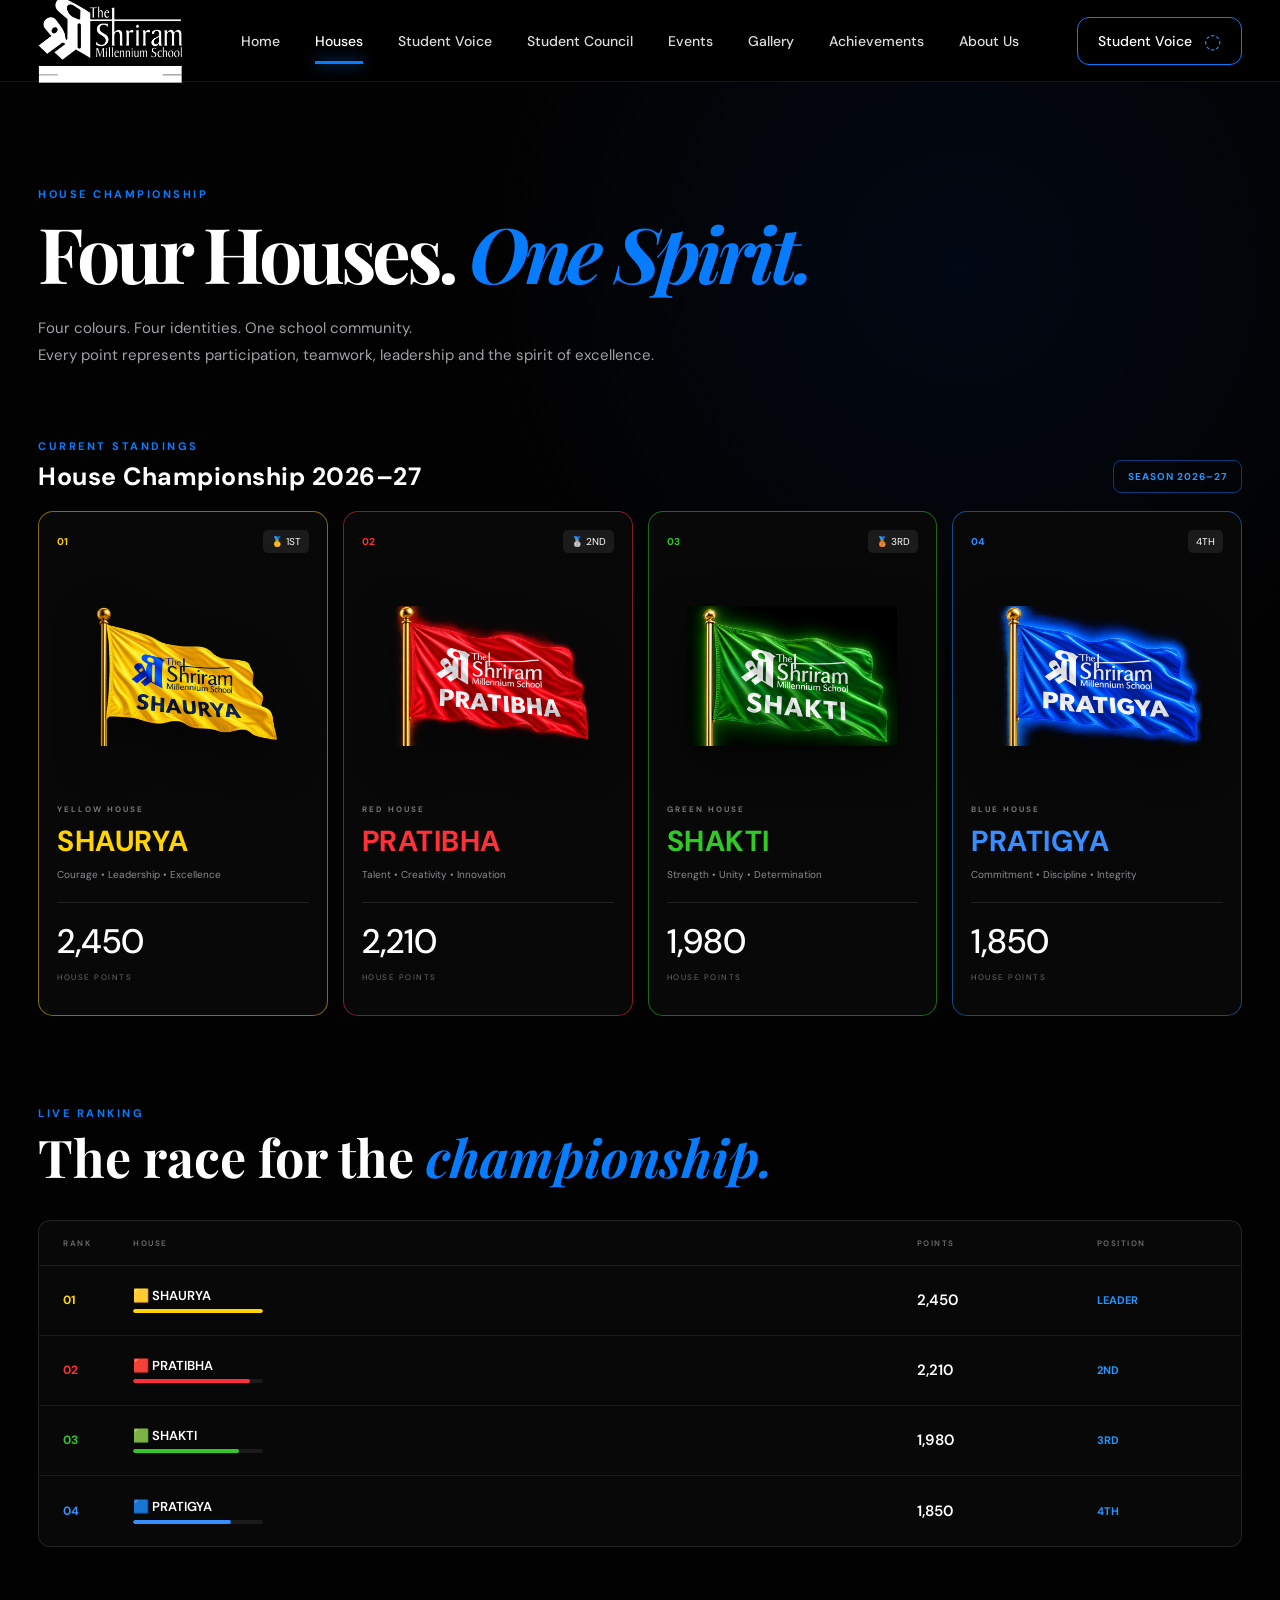
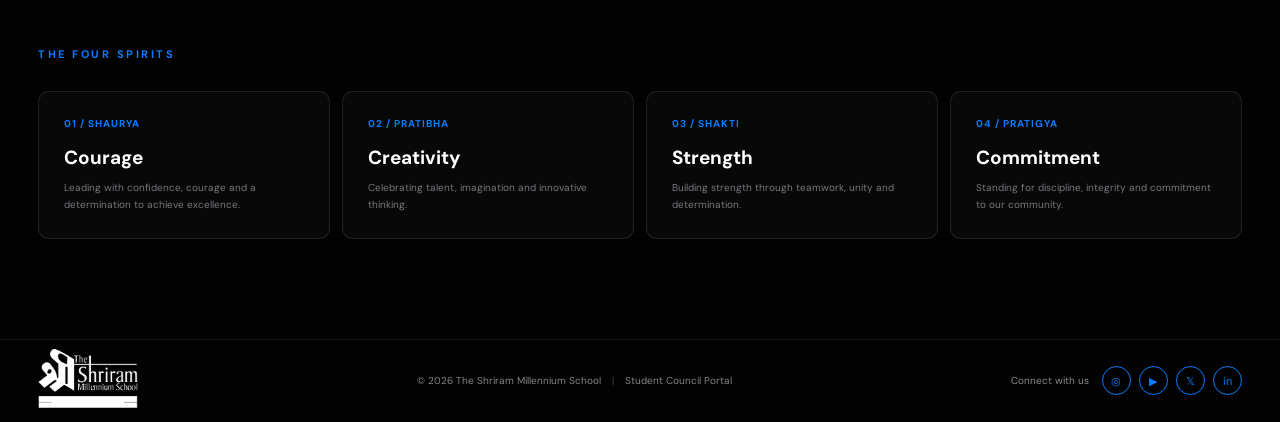
<file: pages/houses.html>
<!DOCTYPE html>
<html lang="en">

<head>

    <meta charset="UTF-8">

    <meta
        name="viewport"
        content="width=device-width, initial-scale=1.0">

    <meta
        name="description"
        content="House Championship | The Shriram Millennium School Student Council">

    <title>
        Houses | The Shriram Millennium School
    </title>


    <!-- GOOGLE FONTS -->

    <link
        rel="preconnect"
        href="https://fonts.googleapis.com">

    <link
        rel="preconnect"
        href="https://fonts.gstatic.com"
        crossorigin>

    <link
        href="https://fonts.googleapis.com/css2?family=DM+Sans:wght@400;500;600;700&family=Playfair+Display:wght@500;600;700&display=swap"
        rel="stylesheet">


    <!-- MAIN CSS -->

    <link
        rel="stylesheet"
        href="../style.css">


    <!-- HOUSE PAGE CSS -->

    <style>

        /* =================================================
           HOUSE PAGE
        ================================================= */

        .house-page {

            width: 94%;

            max-width: 1450px;

            margin: auto;

            padding-bottom: 100px;

        }


        /* =================================================
           PAGE HERO
        ================================================= */

        .house-page-hero {

            padding: 105px 0 70px;

            max-width: 850px;

        }


        .house-page-hero h1 {

            margin-top: 14px;

            font-family:
                "Playfair Display",
                serif;

            font-size:
                clamp(55px, 6vw, 85px);

            line-height: 0.98;

            letter-spacing: -4px;

        }


        .house-page-hero h1 span {

            color: var(--blue);

            font-style: italic;

        }


        .house-page-hero p {

            max-width: 650px;

            margin-top: 25px;

            color: var(--muted);

            font-size: 15px;

            line-height: 1.8;

        }


        /* =================================================
           CHAMPIONSHIP HEADER
        ================================================= */

        .championship-header {

            display: flex;

            align-items: flex-end;

            justify-content: space-between;

            margin-bottom: 18px;

        }


        .championship-header h2 {

            margin-top: 7px;

            font-size: 25px;

            letter-spacing: 0.5px;

        }


        .season-badge {

            padding: 9px 14px;

            border: 1px solid
                rgba(8,124,255,0.45);

            border-radius: 8px;

            color: var(--blue-light);

            font-size: 10px;

            font-weight: 700;

            letter-spacing: 1px;

        }


        /* =================================================
           HOUSE CARDS
        ================================================= */

        .houses-grid {

            display: grid;

            grid-template-columns:
                repeat(4, 1fr);

            gap: 15px;

        }


        .house-card-large {

            min-height: 505px;

            position: relative;

            overflow: hidden;

            padding: 18px;

            border: 1px solid;

            border-radius: 15px;

            background: #080809;

            transition:
                transform 0.3s ease,
                box-shadow 0.3s ease;

        }


        .house-card-large:hover {

            transform:
                translateY(-8px);

        }


        /* =================================================
           HOUSE TOP
        ================================================= */

        .house-card-top {

            display: flex;

            align-items: center;

            justify-content: space-between;

            font-size: 10px;

            color: #777;

        }


        .house-rank-number {

            font-weight: 700;

        }


        .house-rank-badge {

            padding: 5px 8px;

            border-radius: 5px;

            color: white;

            background:
                rgba(255,255,255,0.08);

        }


        /* =================================================
           FLAG
        ================================================= */

        .house-flag {

            width: 100%;

            height: 225px;

            margin-top: 10px;

            display: flex;

            align-items: center;

            justify-content: center;

        }


        .house-flag img {

            width: 210px;

            height: 210px;

            object-fit: contain;

            filter:
                drop-shadow(
                    0 15px 20px
                    rgba(0,0,0,0.55)
                );

        }


        /* =================================================
           HOUSE INFORMATION
        ================================================= */

        .house-info {

            margin-top: 8px;

        }


        .house-info small {

            font-size: 8px;

            font-weight: 700;

            letter-spacing: 2px;

            color: #777;

        }


        .house-info h3 {

            margin-top: 5px;

            font-size: 29px;

            letter-spacing: 0.5px;

        }


        .house-motto {

            margin-top: 7px;

            color: #8b8b91;

            font-size: 10px;

            line-height: 1.5;

        }


        /* =================================================
           POINTS
        ================================================= */

        .house-points-box {

            margin-top: 20px;

            padding-top: 16px;

            border-top:
                1px solid
                rgba(255,255,255,0.1);

        }


        .house-points-number {

            display: block;

            font-size: 34px;

            font-weight: 500;

        }


        .house-points-label {

            color: #696970;

            font-size: 8px;

            letter-spacing: 1.5px;

        }


        /* =================================================
           COLOUR THEMES
        ================================================= */

        .house-shaurya {

            border-color:
                rgba(255,212,0,0.5);

        }


        .house-shaurya:hover {

            box-shadow:
                0 20px 60px
                rgba(255,212,0,0.08);

        }


        .house-shaurya h3,
        .house-shaurya .house-rank-number {

            color: var(--yellow);

        }


        .house-pratibha {

            border-color:
                rgba(255,48,56,0.5);

        }


        .house-pratibha:hover {

            box-shadow:
                0 20px 60px
                rgba(255,48,56,0.08);

        }


        .house-pratibha h3,
        .house-pratibha .house-rank-number {

            color: var(--red);

        }


        .house-shakti {

            border-color:
                rgba(50,201,40,0.5);

        }


        .house-shakti:hover {

            box-shadow:
                0 20px 60px
                rgba(50,201,40,0.08);

        }


        .house-shakti h3,
        .house-shakti .house-rank-number {

            color: var(--green);

        }


        .house-pratigya {

            border-color:
                rgba(40,140,255,0.5);

        }


        .house-pratigya:hover {

            box-shadow:
                0 20px 60px
                rgba(40,140,255,0.08);

        }


        .house-pratigya h3,
        .house-pratigya .house-rank-number {

            color: #398eff;

        }


        /* =================================================
           LEADERBOARD
        ================================================= */

        .leaderboard-section {

            margin-top: 90px;

        }


        .leaderboard-title {

            margin-top: 10px;

            font-family:
                "Playfair Display",
                serif;

            font-size: 52px;

            line-height: 1.05;

        }


        .leaderboard-title span {

            color: var(--blue);

            font-style: italic;

        }


        .leaderboard {

            margin-top: 35px;

            overflow: hidden;

            border:
                1px solid
                rgba(255,255,255,0.11);

            border-radius: 12px;

            background: #080808;

        }


        .leaderboard-row {

            min-height: 70px;

            padding: 0 24px;

            display: grid;

            grid-template-columns:
                70px 1fr 180px 120px;

            align-items: center;

            border-bottom:
                1px solid
                rgba(255,255,255,0.08);

        }


        .leaderboard-row:last-child {

            border-bottom: none;

        }


        .leaderboard-row.header {

            min-height: 45px;

            color: #64646a;

            font-size: 8px;

            font-weight: 700;

            letter-spacing: 1.5px;

        }


        .leaderboard-rank {

            font-size: 12px;

            font-weight: 700;

        }


        .leaderboard-house {

            font-size: 13px;

            font-weight: 600;

        }


        .leaderboard-points {

            font-size: 15px;

            font-weight: 600;

        }


        .leaderboard-position {

            color: var(--blue-light);

            font-size: 11px;

            font-weight: 700;

        }


        /* =================================================
           PROGRESS BAR
        ================================================= */

        .progress-wrapper {

            margin-top: 5px;

        }


        .progress-bar {

            width: 130px;

            height: 4px;

            overflow: hidden;

            border-radius: 10px;

            background:
                rgba(255,255,255,0.08);

        }


        .progress-fill {

            height: 100%;

            border-radius: inherit;

            background: var(--blue);

        }


        /* =================================================
           HOUSE VALUES
        ================================================= */

        .values-section {

            margin-top: 100px;

        }


        .values-grid {

            display: grid;

            grid-template-columns:
                repeat(4, 1fr);

            gap: 12px;

            margin-top: 30px;

        }


        .value-card {

            padding: 25px;

            border:
                1px solid
                rgba(255,255,255,0.1);

            border-radius: 11px;

            background: #080808;

        }


        .value-number {

            color: var(--blue);

            font-size: 10px;

            font-weight: 700;

            letter-spacing: 1px;

        }


        .value-card h3 {

            margin-top: 15px;

            font-size: 19px;

        }


        .value-card p {

            margin-top: 9px;

            color: #77777e;

            font-size: 10px;

            line-height: 1.7;

        }


        /* =================================================
           RESPONSIVE
        ================================================= */

        @media (max-width: 1050px) {

            .houses-grid {

                grid-template-columns:
                    repeat(2, 1fr);

            }


            .values-grid {

                grid-template-columns:
                    repeat(2, 1fr);

            }

        }


        @media (max-width: 700px) {

            .house-page {

                width: 90%;

            }


            .house-page-hero {

                padding:
                    70px 0 50px;

            }


            .house-page-hero h1 {

                font-size: 52px;

                letter-spacing: -2px;

            }


            .championship-header {

                align-items: flex-start;

                flex-direction: column;

                gap: 15px;

            }


            .houses-grid {

                grid-template-columns: 1fr;

            }


            .leaderboard-title {

                font-size: 42px;

            }


            .leaderboard-row {

                grid-template-columns:
                    45px 1fr 90px;

                padding: 0 14px;

            }


            .leaderboard-row
            .progress-wrapper {

                display: none;

            }


            .leaderboard-row
            .leaderboard-position {

                text-align: right;

            }


            .values-grid {

                grid-template-columns: 1fr;

            }

        }

    </style>

</head>



<body>


<!-- =====================================================
     NAVBAR
===================================================== -->

<header class="navbar">

    <div class="nav-container">


        <!-- LOGO -->

        <a
            href="../index.html"
            class="brand">

            <img
                src="../assets/logo/srms-logo.png"
                alt="The Shriram Millennium School">

        </a>



        <!-- NAVIGATION -->

        <nav class="nav-menu">


            <a
                href="../index.html"
                class="nav-link">

                Home

            </a>


            <a
                href="houses.html"
                class="nav-link active">

                Houses

            </a>


            <a
                href="student-voice.html"
                class="nav-link">

                Student Voice

            </a>


            <a
                href="council.html"
                class="nav-link">

                Student Council

            </a>


            <a
                href="events.html"
                class="nav-link">

                Events

            </a>


            <a
                href="gallery.html"
                class="nav-link">

                Gallery

            </a>


            <a
                href="achievements.html"
                class="nav-link">

                Achievements

            </a>


            <a
                href="about.html"
                class="nav-link">

                About Us

            </a>

        </nav>



        <!-- STUDENT VOICE -->

        <a
            href="student-voice.html"
            class="nav-voice-button">

            Student Voice

            <span class="nav-chat-icon">
                ◌
            </span>

        </a>


        <!-- MOBILE -->

        <button
            class="mobile-menu-button"
            id="mobileMenuButton">

            ☰

        </button>

    </div>


    <!-- MOBILE NAV -->

    <div
        class="mobile-menu"
        id="mobileMenu">


        <a href="../index.html">
            Home
        </a>


        <a href="houses.html">
            Houses
        </a>


        <a href="student-voice.html">
            Student Voice
        </a>


        <a href="council.html">
            Student Council
        </a>


        <a href="events.html">
            Events
        </a>


        <a href="gallery.html">
            Gallery
        </a>


        <a href="achievements.html">
            Achievements
        </a>


        <a href="about.html">
            About Us
        </a>

    </div>

</header>



<!-- =====================================================
     MAIN
===================================================== -->

<main>


<div class="house-page">


    <!-- =================================================
         HERO
    ================================================== -->

    <section class="house-page-hero">


        <div class="section-label">

            HOUSE CHAMPIONSHIP

        </div>


        <h1>

            Four Houses.

            <span>
                One Spirit.
            </span>

        </h1>


        <p>

            Four colours. Four identities.
            One school community.

            <br>

            Every point represents participation,
            teamwork, leadership and the spirit
            of excellence.

        </p>

    </section>



    <!-- =================================================
         CHAMPIONSHIP
    ================================================== -->

    <section>


        <div class="championship-header">


            <div>

                <div class="section-label">

                    CURRENT STANDINGS

                </div>


                <h2>

                    House Championship 2026–27

                </h2>

            </div>


            <div class="season-badge">

                SEASON 2026–27

            </div>

        </div>



        <!-- HOUSE CARDS -->

        <div class="houses-grid">


            <!-- =================================================
                 SHAURYA
            ================================================== -->

            <article
                class="house-card-large house-shaurya">


                <div class="house-card-top">

                    <span class="house-rank-number">
                        01
                    </span>

                    <span class="house-rank-badge">
                        🥇 1ST
                    </span>

                </div>



                <div class="house-flag">

                    <img
                        src="../assets/houses/shaurya-yellow-flag.png"
                        alt="Shaurya House">

                </div>



                <div class="house-info">


                    <small>
                        YELLOW HOUSE
                    </small>


                    <h3>
                        SHAURYA
                    </h3>


                    <p class="house-motto">

                        Courage • Leadership • Excellence

                    </p>


                    <div class="house-points-box">

                        <strong
                            class="house-points-number">

                            2,450

                        </strong>


                        <span class="house-points-label">

                            HOUSE POINTS

                        </span>

                    </div>

                </div>

            </article>



            <!-- =================================================
                 PRATIBHA
            ================================================== -->

            <article
                class="house-card-large house-pratibha">


                <div class="house-card-top">

                    <span class="house-rank-number">
                        02
                    </span>

                    <span class="house-rank-badge">
                        🥈 2ND
                    </span>

                </div>



                <div class="house-flag">

                    <img
                        src="../assets/houses/pratibha-red-flag.png"
                        alt="Pratibha House">

                </div>



                <div class="house-info">


                    <small>
                        RED HOUSE
                    </small>


                    <h3>
                        PRATIBHA
                    </h3>


                    <p class="house-motto">

                        Talent • Creativity • Innovation

                    </p>


                    <div class="house-points-box">

                        <strong
                            class="house-points-number">

                            2,210

                        </strong>


                        <span class="house-points-label">

                            HOUSE POINTS

                        </span>

                    </div>

                </div>

            </article>



            <!-- =================================================
                 SHAKTI
            ================================================== -->

            <article
                class="house-card-large house-shakti">


                <div class="house-card-top">

                    <span class="house-rank-number">
                        03
                    </span>

                    <span class="house-rank-badge">
                        🥉 3RD
                    </span>

                </div>



                <div class="house-flag">

                    <img
                        src="../assets/houses/shakti-green-flag.png"
                        alt="Shakti House">

                </div>



                <div class="house-info">


                    <small>
                        GREEN HOUSE
                    </small>


                    <h3>
                        SHAKTI
                    </h3>


                    <p class="house-motto">

                        Strength • Unity • Determination

                    </p>


                    <div class="house-points-box">

                        <strong
                            class="house-points-number">

                            1,980

                        </strong>


                        <span class="house-points-label">

                            HOUSE POINTS

                        </span>

                    </div>

                </div>

            </article>



            <!-- =================================================
                 PRATIGYA
            ================================================== -->

            <article
                class="house-card-large house-pratigya">


                <div class="house-card-top">

                    <span class="house-rank-number">
                        04
                    </span>

                    <span class="house-rank-badge">
                        4TH
                    </span>

                </div>



                <div class="house-flag">

                    <img
                        src="../assets/houses/pratigya-blue-flag.png"
                        alt="Pratigya House">

                </div>



                <div class="house-info">


                    <small>
                        BLUE HOUSE
                    </small>


                    <h3>
                        PRATIGYA
                    </h3>


                    <p class="house-motto">

                        Commitment • Discipline • Integrity

                    </p>


                    <div class="house-points-box">

                        <strong
                            class="house-points-number">

                            1,850

                        </strong>


                        <span class="house-points-label">

                            HOUSE POINTS

                        </span>

                    </div>

                </div>

            </article>

        </div>

    </section>



    <!-- =================================================
         LEADERBOARD
    ================================================== -->

    <section class="leaderboard-section">


        <div class="section-label">

            LIVE RANKING

        </div>


        <h2 class="leaderboard-title">

            The race for the

            <span>
                championship.
            </span>

        </h2>



        <div class="leaderboard">


            <!-- HEADER -->

            <div class="leaderboard-row header">

                <span>
                    RANK
                </span>

                <span>
                    HOUSE
                </span>

                <span>
                    POINTS
                </span>

                <span>
                    POSITION
                </span>

            </div>



            <!-- SHAURYA -->

            <div class="leaderboard-row">

                <span
                    class="leaderboard-rank"
                    style="color:#ffd400;">

                    01

                </span>


                <div>

                    <div class="leaderboard-house">

                        🟨 SHAURYA

                    </div>


                    <div class="progress-wrapper">

                        <div class="progress-bar">

                            <div
                                class="progress-fill"
                                style="width:100%; background:#ffd400;">

                            </div>

                        </div>

                    </div>

                </div>


                <strong class="leaderboard-points">

                    2,450

                </strong>


                <span
                    class="leaderboard-position">

                    LEADER

                </span>

            </div>



            <!-- PRATIBHA -->

            <div class="leaderboard-row">

                <span
                    class="leaderboard-rank"
                    style="color:#ff3038;">

                    02

                </span>


                <div>

                    <div class="leaderboard-house">

                        🟥 PRATIBHA

                    </div>


                    <div class="progress-wrapper">

                        <div class="progress-bar">

                            <div
                                class="progress-fill"
                                style="width:90%; background:#ff3038;">

                            </div>

                        </div>

                    </div>

                </div>


                <strong class="leaderboard-points">

                    2,210

                </strong>


                <span
                    class="leaderboard-position">

                    2ND

                </span>

            </div>



            <!-- SHAKTI -->

            <div class="leaderboard-row">

                <span
                    class="leaderboard-rank"
                    style="color:#32c928;">

                    03

                </span>


                <div>

                    <div class="leaderboard-house">

                        🟩 SHAKTI

                    </div>


                    <div class="progress-wrapper">

                        <div class="progress-bar">

                            <div
                                class="progress-fill"
                                style="width:81%; background:#32c928;">

                            </div>

                        </div>

                    </div>

                </div>


                <strong class="leaderboard-points">

                    1,980

                </strong>


                <span
                    class="leaderboard-position">

                    3RD

                </span>

            </div>



            <!-- PRATIGYA -->

            <div class="leaderboard-row">

                <span
                    class="leaderboard-rank"
                    style="color:#398eff;">

                    04

                </span>


                <div>

                    <div class="leaderboard-house">

                        🟦 PRATIGYA

                    </div>


                    <div class="progress-wrapper">

                        <div class="progress-bar">

                            <div
                                class="progress-fill"
                                style="width:75%; background:#398eff;">

                            </div>

                        </div>

                    </div>

                </div>


                <strong class="leaderboard-points">

                    1,850

                </strong>


                <span
                    class="leaderboard-position">

                    4TH

                </span>

            </div>

        </div>

    </section>



    <!-- =================================================
         HOUSE VALUES
    ================================================== -->

    <section class="values-section">


        <div class="section-label">

            THE FOUR SPIRITS

        </div>


        <div class="values-grid">


            <div class="value-card">

                <div class="value-number">
                    01 / SHAURYA
                </div>

                <h3>
                    Courage
                </h3>

                <p>

                    Leading with confidence,
                    courage and a determination
                    to achieve excellence.

                </p>

            </div>



            <div class="value-card">

                <div class="value-number">
                    02 / PRATIBHA
                </div>

                <h3>
                    Creativity
                </h3>

                <p>

                    Celebrating talent,
                    imagination and innovative
                    thinking.

                </p>

            </div>



            <div class="value-card">

                <div class="value-number">
                    03 / SHAKTI
                </div>

                <h3>
                    Strength
                </h3>

                <p>

                    Building strength through
                    teamwork, unity and
                    determination.

                </p>

            </div>



            <div class="value-card">

                <div class="value-number">
                    04 / PRATIGYA
                </div>

                <h3>
                    Commitment
                </h3>

                <p>

                    Standing for discipline,
                    integrity and commitment
                    to our community.

                </p>

            </div>

        </div>

    </section>

</div>


</main>



<!-- =====================================================
     FOOTER
===================================================== -->

<footer class="footer">


    <div class="footer-inner">


        <div class="footer-brand">

            <img
                src="../assets/logo/srms-logo.png"
                alt="The Shriram Millennium School">

        </div>


        <div class="footer-center">

            © 2026 The Shriram Millennium School

            <span>|</span>

            Student Council Portal

        </div>


        <div class="socials">


            <span>
                Connect with us
            </span>


            <a href="#">
                ◎
            </a>


            <a href="#">
                ▶
            </a>


            <a href="#">
                𝕏
            </a>


            <a href="#">
                in
            </a>

        </div>

    </div>

</footer>



<!-- JAVASCRIPT -->

<script src="../script.js"></script>


</body>

</html>
</file>
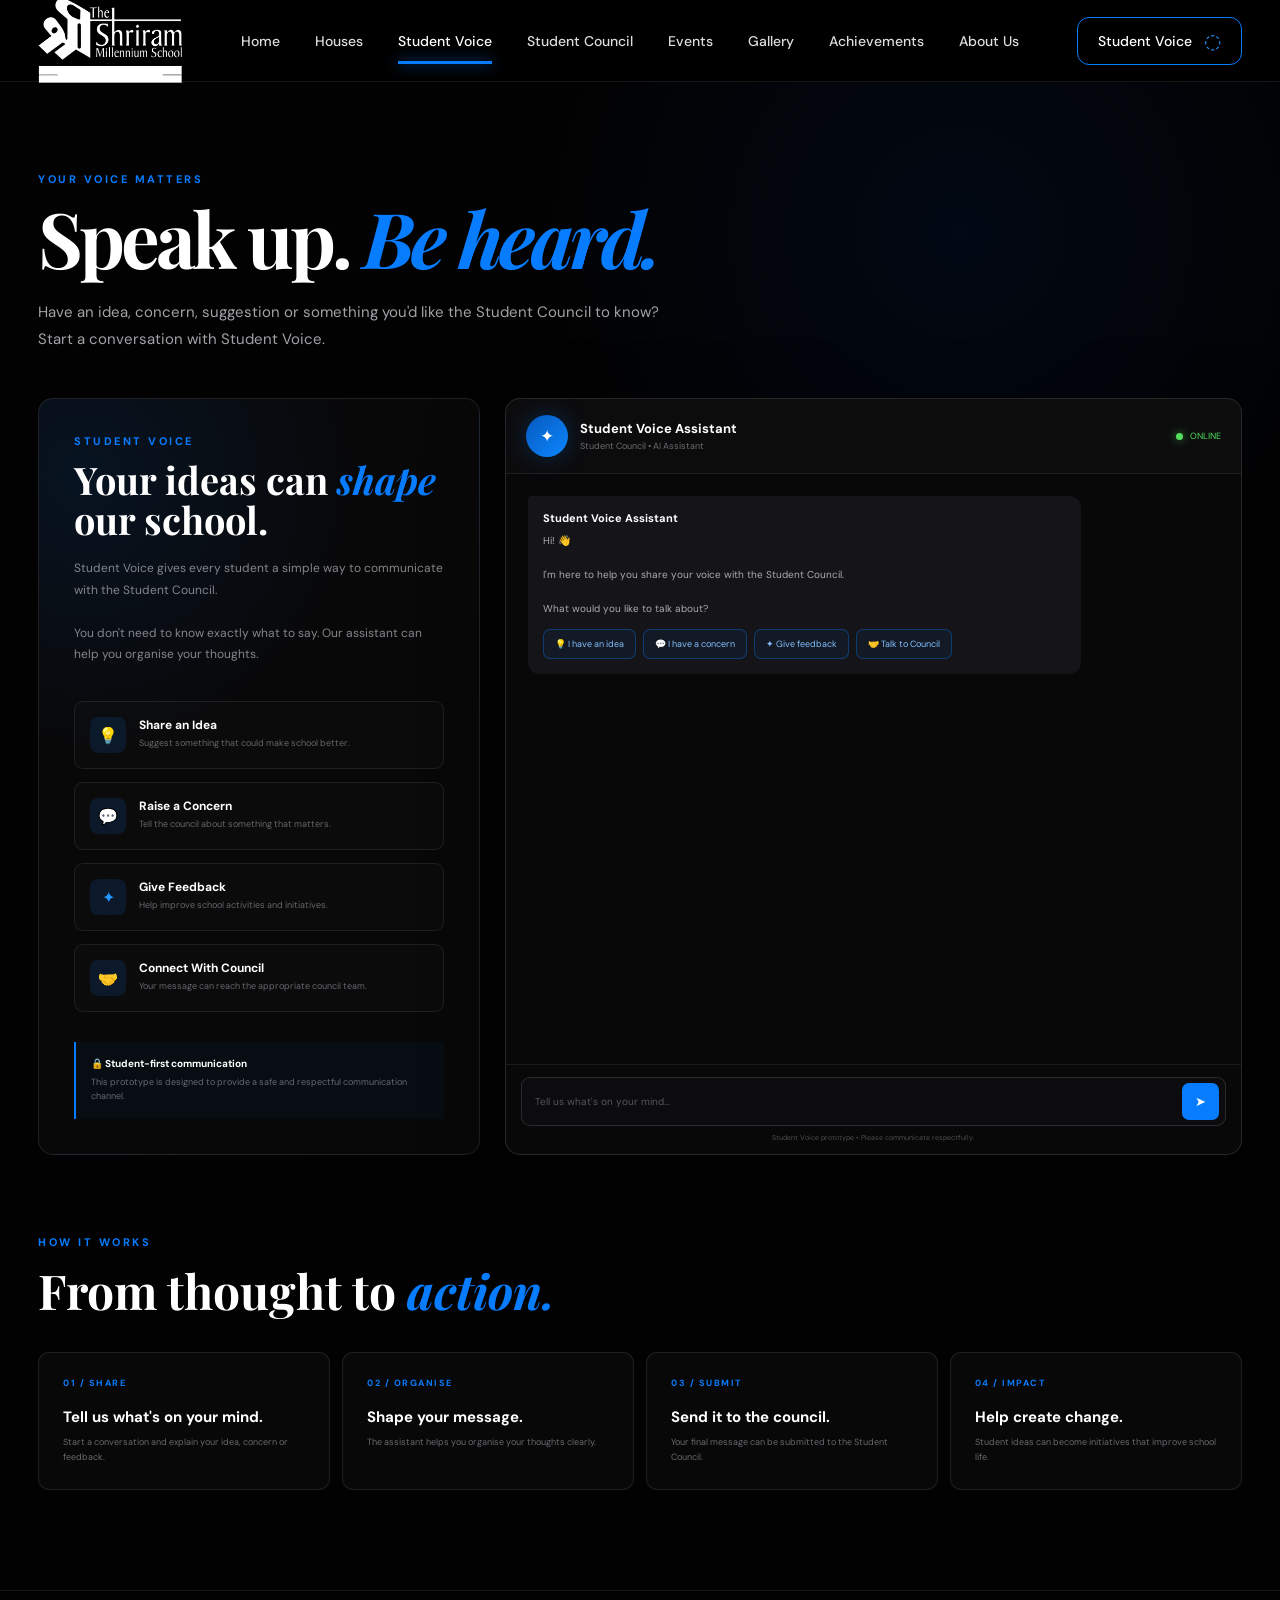
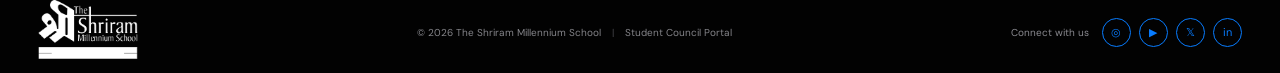
<file: pages/student-voice.html>
<!DOCTYPE html>
<html lang="en">

<head>

    <meta charset="UTF-8">

    <meta
        name="viewport"
        content="width=device-width, initial-scale=1.0">

    <meta
        name="description"
        content="Student Voice - The Shriram Millennium School">

    <title>
        Student Voice | The Shriram Millennium School
    </title>


    <!-- GOOGLE FONTS -->

    <link
        rel="preconnect"
        href="https://fonts.googleapis.com">

    <link
        rel="preconnect"
        href="https://fonts.gstatic.com"
        crossorigin>

    <link
        href="https://fonts.googleapis.com/css2?family=DM+Sans:wght@400;500;600;700&family=Playfair+Display:wght@500;600;700&display=swap"
        rel="stylesheet">


    <!-- MAIN CSS -->

    <link
        rel="stylesheet"
        href="../style.css">


    <style>

        /* =====================================================
           STUDENT VOICE PAGE
        ===================================================== */

        .voice-page {

            width: 94%;

            max-width: 1450px;

            margin: auto;

            padding-bottom: 100px;

        }


        /* =====================================================
           PAGE HERO
        ===================================================== */

        .voice-page-hero {

            padding: 90px 0 45px;

            max-width: 800px;

        }


        .voice-page-hero h1 {

            margin-top: 14px;

            font-family:
                "Playfair Display",
                serif;

            font-size:
                clamp(55px, 6vw, 82px);

            line-height: 0.98;

            letter-spacing: -4px;

        }


        .voice-page-hero h1 span {

            color: var(--blue);

            font-style: italic;

        }


        .voice-page-hero p {

            margin-top: 24px;

            max-width: 650px;

            color: var(--muted);

            font-size: 15px;

            line-height: 1.8;

        }


        /* =====================================================
           MAIN VOICE LAYOUT
        ===================================================== */

        .voice-layout {

            display: grid;

            grid-template-columns:
                0.75fr 1.25fr;

            gap: 25px;

            align-items: stretch;

        }


        /* =====================================================
           LEFT INFORMATION PANEL
        ===================================================== */

        .voice-info {

            min-height: 620px;

            padding: 35px;

            border:
                1px solid
                rgba(255,255,255,0.1);

            border-radius: 15px;

            background:

                radial-gradient(
                    circle at 10% 10%,
                    rgba(8,124,255,0.10),
                    transparent 35%
                ),

                #080809;

        }


        .voice-info h2 {

            margin-top: 12px;

            font-family:
                "Playfair Display",
                serif;

            font-size: 38px;

            line-height: 1.05;

        }


        .voice-info h2 span {

            color: var(--blue);

            font-style: italic;

        }


        .voice-info-description {

            margin-top: 18px;

            color: #85858c;

            font-size: 12px;

            line-height: 1.8;

        }


        /* =====================================================
           FEATURE LIST
        ===================================================== */

        .voice-features {

            margin-top: 35px;

            display: flex;

            flex-direction: column;

            gap: 13px;

        }


        .voice-feature {

            padding: 15px;

            display: flex;

            gap: 13px;

            border:
                1px solid
                rgba(255,255,255,0.08);

            border-radius: 9px;

            background:
                rgba(255,255,255,0.015);

        }


        .voice-feature-icon {

            width: 36px;

            height: 36px;

            flex-shrink: 0;

            border-radius: 8px;

            display: grid;

            place-items: center;

            background:
                rgba(8,124,255,0.12);

            color: var(--blue-light);

            font-size: 16px;

        }


        .voice-feature strong {

            display: block;

            font-size: 12px;

        }


        .voice-feature p {

            margin-top: 4px;

            color: #66666d;

            font-size: 9px;

            line-height: 1.5;

        }


        /* =====================================================
           CONFIDENTIALITY
        ===================================================== */

        .privacy-note {

            margin-top: 30px;

            padding: 15px;

            border-left:
                2px solid var(--blue);

            background:
                rgba(8,124,255,0.04);

        }


        .privacy-note strong {

            display: block;

            font-size: 10px;

        }


        .privacy-note p {

            margin-top: 5px;

            color: #696970;

            font-size: 9px;

            line-height: 1.6;

        }


        /* =====================================================
           CHAT CONTAINER
        ===================================================== */

        .voice-chat {

            min-height: 620px;

            overflow: hidden;

            display: flex;

            flex-direction: column;

            border:
                1px solid
                rgba(255,255,255,0.13);

            border-radius: 15px;

            background: #080809;

            box-shadow:
                0 30px 80px
                rgba(0,0,0,0.35);

        }


        /* =====================================================
           CHAT HEADER
        ===================================================== */

        .voice-chat-header {

            min-height: 75px;

            padding: 14px 20px;

            display: flex;

            align-items: center;

            justify-content: space-between;

            border-bottom:
                1px solid
                rgba(255,255,255,0.08);

            background:
                rgba(255,255,255,0.015);

        }


        .voice-chat-profile {

            display: flex;

            align-items: center;

            gap: 12px;

        }


        .voice-ai-avatar {

            width: 42px;

            height: 42px;

            border-radius: 50%;

            display: grid;

            place-items: center;

            background:
                linear-gradient(
                    135deg,
                    #0758be,
                    #0b88ff
                );

            box-shadow:
                0 0 25px
                rgba(8,124,255,0.25);

            font-size: 17px;

        }


        .voice-chat-profile strong {

            display: block;

            font-size: 13px;

        }


        .voice-chat-profile small {

            display: block;

            margin-top: 3px;

            color: #6c6c73;

            font-size: 9px;

        }


        .ai-status {

            display: flex;

            align-items: center;

            gap: 7px;

            color: #52dd5d;

            font-size: 9px;

        }


        .ai-status span {

            width: 7px;

            height: 7px;

            border-radius: 50%;

            background: #52dd5d;

            box-shadow:
                0 0 10px
                rgba(82,221,93,0.7);

        }


        /* =====================================================
           CHAT BODY
        ===================================================== */

        .chat-body {

            flex: 1;

            min-height: 425px;

            padding: 22px;

            overflow-y: auto;

            display: flex;

            flex-direction: column;

            gap: 15px;

        }


        .chat-welcome {

            max-width: 80%;

            padding: 15px;

            border-radius:
                4px 12px 12px 12px;

            background: #151519;

        }


        .chat-welcome strong {

            display: block;

            margin-bottom: 7px;

            color: white;

            font-size: 11px;

        }


        .chat-welcome p {

            color: #aaaab0;

            font-size: 10px;

            line-height: 1.7;

        }


        .chat-options {

            display: flex;

            flex-wrap: wrap;

            gap: 7px;

            margin-top: 12px;

        }


        .chat-option {

            padding: 8px 11px;

            border:
                1px solid
                rgba(8,124,255,0.35);

            border-radius: 7px;

            background:
                rgba(8,124,255,0.06);

            color: #82bfff;

            font-family: inherit;

            font-size: 9px;

            cursor: pointer;

            transition: 0.2s ease;

        }


        .chat-option:hover {

            background:
                rgba(8,124,255,0.15);

            border-color:
                var(--blue);

        }


        /* =====================================================
           CHAT MESSAGE
        ===================================================== */

        .chat-message {

            max-width: 75%;

            padding: 11px 13px;

            border-radius: 10px;

            font-size: 10px;

            line-height: 1.6;

            animation:
                messageAppear 0.25s ease;

        }


        @keyframes messageAppear {

            from {

                opacity: 0;

                transform:
                    translateY(6px);

            }

            to {

                opacity: 1;

                transform:
                    translateY(0);

            }

        }


        .chat-message.bot {

            align-self: flex-start;

            border-radius:
                4px 10px 10px 10px;

            background: #151519;

            color: #c5c5ca;

        }


        .chat-message.user {

            align-self: flex-end;

            border-radius:
                10px 4px 10px 10px;

            background: #0758be;

            color: white;

        }


        .typing {

            display: flex;

            align-items: center;

            gap: 4px;

            width: fit-content;

            padding: 11px 14px;

            border-radius: 10px;

            background: #151519;

        }


        .typing span {

            width: 4px;

            height: 4px;

            border-radius: 50%;

            background: #777;

            animation:
                typingDot 1s infinite;

        }


        .typing span:nth-child(2) {

            animation-delay:
                0.15s;

        }


        .typing span:nth-child(3) {

            animation-delay:
                0.3s;

        }


        @keyframes typingDot {

            0%,
            60%,
            100% {

                transform:
                    translateY(0);

            }

            30% {

                transform:
                    translateY(-4px);

            }

        }


        /* =====================================================
           CHAT INPUT
        ===================================================== */

        .chat-input-area {

            padding: 12px 15px;

            border-top:
                1px solid
                rgba(255,255,255,0.08);

        }


        .chat-input-wrapper {

            min-height: 48px;

            padding: 5px 6px 5px 13px;

            display: flex;

            align-items: center;

            gap: 8px;

            border:
                1px solid
                rgba(255,255,255,0.13);

            border-radius: 9px;

            background: #0c0c0f;

        }


        .chat-input {

            flex: 1;

            min-width: 0;

            border: none;

            outline: none;

            background: transparent;

            color: white;

            font-family: inherit;

            font-size: 10px;

        }


        .chat-input::placeholder {

            color: #55555b;

        }


        .send-button {

            width: 37px;

            height: 37px;

            flex-shrink: 0;

            border: none;

            border-radius: 7px;

            background: var(--blue);

            color: white;

            cursor: pointer;

            transition: 0.2s ease;

        }


        .send-button:hover {

            background:
                var(--blue-light);

            transform:
                translateY(-1px);

        }


        .chat-disclaimer {

            margin-top: 7px;

            text-align: center;

            color: #4f4f55;

            font-size: 7px;

        }


        /* =====================================================
           SUBMISSION SECTION
        ===================================================== */

        .voice-process {

            margin-top: 80px;

        }


        .voice-process h2 {

            margin-top: 9px;

            font-family:
                "Playfair Display",
                serif;

            font-size: 48px;

        }


        .voice-process h2 span {

            color: var(--blue);

            font-style: italic;

        }


        .process-grid {

            display: grid;

            grid-template-columns:
                repeat(4, 1fr);

            gap: 12px;

            margin-top: 30px;

        }


        .process-card {

            padding: 24px;

            border:
                1px solid
                rgba(255,255,255,0.09);

            border-radius: 11px;

            background: #080808;

        }


        .process-number {

            color: var(--blue);

            font-size: 9px;

            font-weight: 700;

            letter-spacing: 1.5px;

        }


        .process-card h3 {

            margin-top: 18px;

            font-size: 15px;

        }


        .process-card p {

            margin-top: 8px;

            color: #696970;

            font-size: 9px;

            line-height: 1.7;

        }


        /* =====================================================
           MOBILE
        ===================================================== */

        @media (max-width: 1000px) {

            .voice-layout {

                grid-template-columns: 1fr;

            }


            .voice-info {

                min-height: auto;

            }


            .process-grid {

                grid-template-columns:
                    repeat(2, 1fr);

            }

        }


        @media (max-width: 600px) {

            .voice-page {

                width: 90%;

            }


            .voice-page-hero {

                padding-top: 65px;

            }


            .voice-page-hero h1 {

                font-size: 50px;

                letter-spacing: -2px;

            }


            .voice-info {

                padding: 25px;

            }


            .voice-chat {

                min-height: 580px;

            }


            .chat-body {

                min-height: 390px;

                padding: 15px;

            }


            .process-grid {

                grid-template-columns: 1fr;

            }


            .voice-process h2 {

                font-size: 40px;

            }

        }

    </style>

</head>



<body>


<!-- =====================================================
     NAVBAR
===================================================== -->

<header class="navbar">

    <div class="nav-container">


        <!-- LOGO -->

        <a
            href="../index.html"
            class="brand">

            <img
                src="../assets/logo/srms-logo.png"
                alt="The Shriram Millennium School">

        </a>



        <!-- DESKTOP NAV -->

        <nav class="nav-menu">


            <a
                href="../index.html"
                class="nav-link">

                Home

            </a>


            <a
                href="houses.html"
                class="nav-link">

                Houses

            </a>


            <a
                href="student-voice.html"
                class="nav-link active">

                Student Voice

            </a>


            <a
                href="council.html"
                class="nav-link">

                Student Council

            </a>


            <a
                href="events.html"
                class="nav-link">

                Events

            </a>


            <a
                href="gallery.html"
                class="nav-link">

                Gallery

            </a>


            <a
                href="achievements.html"
                class="nav-link">

                Achievements

            </a>


            <a
                href="about.html"
                class="nav-link">

                About Us

            </a>

        </nav>



        <!-- VOICE BUTTON -->

        <a
            href="student-voice.html"
            class="nav-voice-button">

            Student Voice

            <span class="nav-chat-icon">
                ◌
            </span>

        </a>



        <!-- MOBILE -->

        <button
            class="mobile-menu-button"
            id="mobileMenuButton">

            ☰

        </button>

    </div>



    <!-- MOBILE MENU -->

    <div
        class="mobile-menu"
        id="mobileMenu">


        <a href="../index.html">
            Home
        </a>


        <a href="houses.html">
            Houses
        </a>


        <a href="student-voice.html">
            Student Voice
        </a>


        <a href="council.html">
            Student Council
        </a>


        <a href="events.html">
            Events
        </a>


        <a href="gallery.html">
            Gallery
        </a>


        <a href="achievements.html">
            Achievements
        </a>


        <a href="about.html">
            About Us
        </a>

    </div>

</header>



<!-- =====================================================
     MAIN
===================================================== -->

<main>


<div class="voice-page">


    <!-- =================================================
         HERO
    ================================================== -->

    <section class="voice-page-hero">


        <div class="section-label">

            YOUR VOICE MATTERS

        </div>


        <h1>

            Speak up.

            <span>
                Be heard.
            </span>

        </h1>


        <p>

            Have an idea, concern, suggestion or
            something you'd like the Student Council
            to know?

            <br>

            Start a conversation with Student Voice.

        </p>

    </section>



    <!-- =================================================
         MAIN VOICE AREA
    ================================================== -->

    <section class="voice-layout">


        <!-- =============================================
             INFORMATION
        ============================================== -->

        <div class="voice-info">


            <div class="section-label">

                STUDENT VOICE

            </div>


            <h2>

                Your ideas can

                <span>
                    shape
                </span>

                our school.

            </h2>


            <p class="voice-info-description">

                Student Voice gives every student
                a simple way to communicate with
                the Student Council.

                <br><br>

                You don't need to know exactly what
                to say. Our assistant can help you
                organise your thoughts.

            </p>



            <!-- FEATURES -->

            <div class="voice-features">


                <div class="voice-feature">


                    <div class="voice-feature-icon">
                        💡
                    </div>


                    <div>

                        <strong>
                            Share an Idea
                        </strong>


                        <p>
                            Suggest something that
                            could make school better.
                        </p>

                    </div>

                </div>



                <div class="voice-feature">


                    <div class="voice-feature-icon">
                        💬
                    </div>


                    <div>

                        <strong>
                            Raise a Concern
                        </strong>


                        <p>
                            Tell the council about
                            something that matters.
                        </p>

                    </div>

                </div>



                <div class="voice-feature">


                    <div class="voice-feature-icon">
                        ✦
                    </div>


                    <div>

                        <strong>
                            Give Feedback
                        </strong>


                        <p>
                            Help improve school
                            activities and initiatives.
                        </p>

                    </div>

                </div>



                <div class="voice-feature">


                    <div class="voice-feature-icon">
                        🤝
                    </div>


                    <div>

                        <strong>
                            Connect With Council
                        </strong>


                        <p>
                            Your message can reach
                            the appropriate council team.
                        </p>

                    </div>

                </div>

            </div>



            <!-- PRIVACY -->

            <div class="privacy-note">


                <strong>

                    🔒 Student-first communication

                </strong>


                <p>

                    This prototype is designed to
                    provide a safe and respectful
                    communication channel.

                </p>

            </div>

        </div>



        <!-- =============================================
             CHAT
        ============================================== -->

        <div class="voice-chat">


            <!-- CHAT HEADER -->

            <div class="voice-chat-header">


                <div class="voice-chat-profile">


                    <div class="voice-ai-avatar">

                        ✦

                    </div>


                    <div>

                        <strong>

                            Student Voice Assistant

                        </strong>


                        <small>

                            Student Council • AI Assistant

                        </small>

                    </div>

                </div>



                <div class="ai-status">

                    <span></span>

                    ONLINE

                </div>

            </div>



            <!-- CHAT BODY -->

            <div
                class="chat-body"
                id="chatBody">


                <!-- WELCOME -->

                <div class="chat-welcome">


                    <strong>

                        Student Voice Assistant

                    </strong>


                    <p>

                        Hi! 👋

                        <br><br>

                        I'm here to help you share
                        your voice with the Student
                        Council.

                        <br><br>

                        What would you like to talk
                        about?

                    </p>



                    <!-- QUICK OPTIONS -->

                    <div class="chat-options">


                        <button
                            class="chat-option"
                            data-message="I have an idea for improving the school.">

                            💡 I have an idea

                        </button>


                        <button
                            class="chat-option"
                            data-message="I want to raise a concern.">

                            💬 I have a concern

                        </button>


                        <button
                            class="chat-option"
                            data-message="I want to give feedback.">

                            ✦ Give feedback

                        </button>


                        <button
                            class="chat-option"
                            data-message="I want to talk to the Student Council.">

                            🤝 Talk to Council

                        </button>

                    </div>

                </div>

            </div>



            <!-- INPUT -->

            <div class="chat-input-area">


                <form
                    class="chat-input-wrapper"
                    id="chatForm">


                    <input
                        type="text"
                        id="chatInput"
                        class="chat-input"
                        placeholder="Tell us what's on your mind..."
                        autocomplete="off">


                    <button
                        type="submit"
                        class="send-button"
                        aria-label="Send message">

                        ➤

                    </button>

                </form>


                <div class="chat-disclaimer">

                    Student Voice prototype •
                    Please communicate respectfully.

                </div>

            </div>

        </div>

    </section>



    <!-- =================================================
         HOW IT WORKS
    ================================================== -->

    <section class="voice-process">


        <div class="section-label">

            HOW IT WORKS

        </div>


        <h2>

            From thought to

            <span>
                action.
            </span>

        </h2>



        <div class="process-grid">


            <div class="process-card">

                <div class="process-number">
                    01 / SHARE
                </div>


                <h3>
                    Tell us what's on your mind.
                </h3>


                <p>

                    Start a conversation and
                    explain your idea, concern
                    or feedback.

                </p>

            </div>



            <div class="process-card">

                <div class="process-number">
                    02 / ORGANISE
                </div>


                <h3>
                    Shape your message.
                </h3>


                <p>

                    The assistant helps you
                    organise your thoughts
                    clearly.

                </p>

            </div>



            <div class="process-card">

                <div class="process-number">
                    03 / SUBMIT
                </div>


                <h3>
                    Send it to the council.
                </h3>


                <p>

                    Your final message can
                    be submitted to the
                    Student Council.

                </p>

            </div>



            <div class="process-card">

                <div class="process-number">
                    04 / IMPACT
                </div>


                <h3>
                    Help create change.
                </h3>


                <p>

                    Student ideas can become
                    initiatives that improve
                    school life.

                </p>

            </div>

        </div>

    </section>

</div>


</main>



<!-- =====================================================
     FOOTER
===================================================== -->

<footer class="footer">


    <div class="footer-inner">


        <div class="footer-brand">

            <img
                src="../assets/logo/srms-logo.png"
                alt="The Shriram Millennium School">

        </div>


        <div class="footer-center">

            © 2026 The Shriram Millennium School

            <span>|</span>

            Student Council Portal

        </div>


        <div class="socials">

            <span>
                Connect with us
            </span>


            <a href="#">
                ◎
            </a>


            <a href="#">
                ▶
            </a>


            <a href="#">
                𝕏
            </a>


            <a href="#">
                in
            </a>

        </div>

    </div>

</footer>



<!-- =====================================================
     MAIN JAVASCRIPT
===================================================== -->

<script src="../script.js"></script>



<!-- =====================================================
     STUDENT VOICE JAVASCRIPT
===================================================== -->

<script>

    const chatBody =
        document.getElementById("chatBody");

    const chatForm =
        document.getElementById("chatForm");

    const chatInput =
        document.getElementById("chatInput");

    const quickOptions =
        document.querySelectorAll(".chat-option");


    /*
       ADD MESSAGE
    */

    function addMessage(
        message,
        type
    ) {

        const messageElement =
            document.createElement("div");

        messageElement.className =
            `chat-message ${type}`;

        messageElement.textContent =
            message;

        chatBody.appendChild(
            messageElement
        );

        chatBody.scrollTop =
            chatBody.scrollHeight;

    }


    /*
       TYPING INDICATOR
    */

    function showTyping() {

        const typing =
            document.createElement("div");

        typing.className =
            "typing";

        typing.id =
            "typingIndicator";

        typing.innerHTML = `

            <span></span>
            <span></span>
            <span></span>

        `;

        chatBody.appendChild(
            typing
        );

        chatBody.scrollTop =
            chatBody.scrollHeight;

    }


    /*
       REMOVE TYPING
    */

    function removeTyping() {

        const typing =
            document.getElementById(
                "typingIndicator"
            );

        if (typing) {

            typing.remove();

        }

    }


    /*
       SIMPLE PROTOTYPE RESPONSE
    */

    function getResponse(message) {

        const text =
            message.toLowerCase();


        if (
            text.includes("idea") ||
            text.includes("suggest")
        ) {

            return `That's great! 💡

Tell me a little more about your idea.

What would you like to change,
add or improve at school?`;

        }


        if (
            text.includes("concern") ||
            text.includes("problem") ||
            text.includes("issue")
        ) {

            return `I understand. 💬

Please explain what happened
and how you think the Student
Council could help.`;

        }


        if (
            text.includes("feedback") ||
            text.includes("review")
        ) {

            return `Absolutely. ✦

Tell me what you liked,
what could be improved,
and what you would like
to see differently.`;

        }


        if (
            text.includes("council") ||
            text.includes("teacher")
        ) {

            return `Of course. 🤝

Tell me what you'd like the
Student Council or school
team to know about.`;

        }


        if (
            text.includes("library")
        ) {

            return `That's a useful area to
share feedback about. 📚

Tell me what you'd like to
improve in the library —
books, seating, timings,
facilities or something else?`;

        }


        if (
            text.includes("sports")
        ) {

            return `Thanks for sharing! 🏆

Tell me more about your
sports-related idea or concern.
For example, equipment,
facilities, competitions or
practice opportunities.`;

        }


        if (
            text.includes("thank") ||
            text.includes("thanks")
        ) {

            return `You're welcome! 😊

Your voice matters, and every
thought can help make our
school community better.`;

        }


        return `Thank you for sharing that. 💙

I'd like to understand it better.

Could you tell me a little more
about what you would like the
Student Council to know?`;

    }


    /*
       SEND MESSAGE
    */

    function sendMessage(message) {

        if (!message.trim()) {

            return;

        }


        addMessage(
            message,
            "user"
        );


        chatInput.value = "";


        showTyping();


        setTimeout(
            function () {

                removeTyping();


                const response =
                    getResponse(message);


                addMessage(
                    response,
                    "bot"
                );

            },
            800
        );

    }


    /*
       FORM SUBMISSION
    */

    chatForm.addEventListener(
        "submit",
        function (event) {

            event.preventDefault();


            const message =
                chatInput.value.trim();


            sendMessage(message);

        }
    );


    /*
       QUICK OPTIONS
    */

    quickOptions.forEach(
        function (button) {

            button.addEventListener(
                "click",
                function () {

                    const message =
                        button.dataset.message;

                    sendMessage(message);

                }
            );

        }
    );

</script>


</body>

</html>
</file>
<file: style.css>
/* =========================================================
   THE SHRIRAM MILLENNIUM SCHOOL
   STUDENT COUNCIL PORTAL
   DARK PREMIUM HOMEPAGE
========================================================= */


/* =========================================================
   ROOT VARIABLES
========================================================= */

:root {

    --black: #020202;

    --black-soft: #070708;

    --panel: #0a0a0c;

    --panel-light: #101012;

    --white: #ffffff;

    --text: #eeeeef;

    --muted: #a2a2a8;

    --muted-dark: #696970;

    --blue: #087cff;

    --blue-light: #2596ff;

    --yellow: #ffd400;

    --green: #32c928;

    --red: #ff3038;

    --border: rgba(255,255,255,0.12);

    --border-soft: rgba(255,255,255,0.07);

}


/* =========================================================
   RESET
========================================================= */

* {

    margin: 0;

    padding: 0;

    box-sizing: border-box;

}


html {

    scroll-behavior: smooth;

}


body {

    background: var(--black);

    color: var(--white);

    font-family: "DM Sans", sans-serif;

    overflow-x: hidden;

}


a {

    text-decoration: none;

    color: inherit;

}


button {

    font-family: inherit;

}


/* =========================================================
   GENERAL
========================================================= */

main {

    background:

        radial-gradient(
            circle at 75% 10%,
            rgba(0,90,255,0.07),
            transparent 25%
        ),

        var(--black);

}


.section-label {

    color: var(--blue);

    font-size: 11px;

    font-weight: 700;

    letter-spacing: 2.5px;

}


/* =========================================================
   NAVBAR
========================================================= */

.navbar {

    position: sticky;

    top: 0;

    z-index: 9999;

    height: 82px;

    background: rgba(0,0,0,0.90);

    backdrop-filter: blur(18px);

    border-bottom:
        1px solid rgba(255,255,255,0.08);

}


.nav-container {

    width: 94%;

    max-width: 1450px;

    height: 100%;

    margin: auto;

    display: flex;

    align-items: center;

    justify-content: space-between;

    gap: 25px;

}


/* LOGO */

.brand {

    flex-shrink: 0;

}


.brand img {

    width: 145px;

    height: auto;

    display: block;

    filter: brightness(0) invert(1);

}


/* NAVIGATION */

.nav-menu {

    display: flex;

    align-items: center;

    gap: 35px;

}


.nav-link {

    position: relative;

    color: #dddddf;

    font-size: 14px;

    font-weight: 500;

    white-space: nowrap;

    transition: 0.25s ease;

}


.nav-link:hover {

    color: white;

}


.nav-link.active {

    color: white;

}


.nav-link.active::after {

    content: "";

    position: absolute;

    left: 0;

    right: 0;

    bottom: -14px;

    height: 3px;

    background: var(--blue);

    box-shadow:
        0 0 14px rgba(8,124,255,0.8);

}


/* STUDENT VOICE BUTTON */

.nav-voice-button {

    flex-shrink: 0;

    min-height: 48px;

    padding: 0 20px;

    border: 1px solid var(--blue);

    border-radius: 12px;

    background: transparent;

    color: white;

    display: flex;

    align-items: center;

    justify-content: center;

    gap: 12px;

    font-size: 14px;

    font-weight: 500;

    transition: 0.25s ease;

}


.nav-voice-button:hover {

    background: rgba(8,124,255,0.10);

    box-shadow:
        0 0 25px rgba(8,124,255,0.15);

}


.nav-chat-icon {

    color: var(--blue-light);

    font-size: 20px;

}


/* MOBILE BUTTON */

.mobile-menu-button {

    display: none;

    width: 42px;

    height: 42px;

    border: 1px solid var(--border);

    border-radius: 9px;

    background: transparent;

    color: white;

    cursor: pointer;

    font-size: 20px;

}


/* MOBILE MENU */

.mobile-menu {

    display: none;

}


/* =========================================================
   HERO
========================================================= */

.hero {

    min-height: 860px;

    position: relative;

    overflow: hidden;

    border-bottom:
        1px solid rgba(255,255,255,0.08);

}


.hero::before {

    content: "";

    position: absolute;

    inset: 0;

    pointer-events: none;

    background:

        radial-gradient(
            circle at 80% 20%,
            rgba(0,105,255,0.08),
            transparent 28%
        ),

        radial-gradient(
            circle at 15% 40%,
            rgba(0,100,255,0.04),
            transparent 25%
        );

}


.hero-container {

    width: 94%;

    max-width: 1450px;

    min-height: 860px;

    margin: auto;

    display: grid;

    grid-template-columns: 0.95fr 1.05fr;

    gap: 50px;

    align-items: center;

    position: relative;

    z-index: 2;

}


/* =========================================================
   HERO LEFT
========================================================= */

.hero-left {

    padding-top: 15px;

}


.eyebrow {

    color: var(--blue);

    font-size: 12px;

    font-weight: 700;

    letter-spacing: 2.5px;

    margin-bottom: 24px;

}


.hero h1 {

    max-width: 650px;

    font-family: "Playfair Display", serif;

    font-size: clamp(60px, 6vw, 86px);

    line-height: 0.98;

    letter-spacing: -4px;

}


.hero h1 span {

    color: var(--blue);

    font-style: italic;

}


.hero-description {

    max-width: 570px;

    margin-top: 28px;

    color: #ccccd0;

    font-size: 16px;

    line-height: 1.75;

}


/* =========================================================
   HERO BUTTONS
========================================================= */

.hero-buttons {

    display: flex;

    gap: 14px;

    margin-top: 34px;

}


.blue-button,
.outline-button {

    min-height: 47px;

    padding: 0 24px;

    border-radius: 8px;

    display: inline-flex;

    align-items: center;

    justify-content: center;

    gap: 18px;

    font-size: 13px;

    font-weight: 600;

    transition: 0.25s ease;

}


.blue-button {

    background: var(--blue);

    color: white;

    box-shadow:
        0 8px 30px rgba(8,124,255,0.20);

}


.blue-button:hover {

    background: var(--blue-light);

    transform: translateY(-2px);

}


.outline-button {

    border: 1px solid rgba(255,255,255,0.5);

    background: transparent;

    color: white;

}


.outline-button:hover {

    border-color: var(--blue);

    color: var(--blue-light);

}


/* =========================================================
   DIVIDER
========================================================= */

.hero-divider {

    width: 100%;

    height: 1px;

    margin: 37px 0 38px;

    background:
        rgba(255,255,255,0.11);

}


/* =========================================================
   STUDENT VOICE PREVIEW
========================================================= */

.student-voice-preview {

    display: grid;

    grid-template-columns: 0.78fr 1.22fr;

    gap: 28px;

    align-items: center;

}


.voice-text h2 {

    margin-top: 12px;

    font-family: "Playfair Display", serif;

    font-size: 39px;

    line-height: 1.03;

}


.voice-text h2 span {

    color: var(--blue);

    font-style: italic;

}


.voice-text p {

    margin-top: 15px;

    color: var(--muted);

    font-size: 12px;

    line-height: 1.7;

}


.small-link {

    display: inline-block;

    margin-top: 17px;

    color: var(--blue-light);

    font-size: 11px;

    font-weight: 600;

}


/* =========================================================
   CHAT PREVIEW
========================================================= */

.chat-card {

    overflow: hidden;

    border:
        1px solid rgba(255,255,255,0.14);

    border-radius: 14px;

    background:

        linear-gradient(
            145deg,
            #121216,
            #080809
        );

    box-shadow:
        0 20px 50px rgba(0,0,0,0.35);

}


.chat-card-header {

    min-height: 58px;

    padding: 10px 14px;

    display: flex;

    align-items: center;

    justify-content: space-between;

    border-bottom:
        1px solid rgba(255,255,255,0.08);

}


.chat-profile {

    display: flex;

    align-items: center;

    gap: 10px;

}


.chat-avatar {

    width: 30px;

    height: 30px;

    border-radius: 50%;

    background: #0758be;

    display: grid;

    place-items: center;

    font-size: 13px;

}


.chat-profile strong {

    display: block;

    font-size: 10px;

}


.chat-profile small {

    display: block;

    margin-top: 2px;

    color: #707077;

    font-size: 8px;

}


.online {

    color: #55e85f;

    font-size: 9px;

}


.online span {

    display: inline-block;

    width: 6px;

    height: 6px;

    margin-right: 4px;

    border-radius: 50%;

    background: #55e85f;

    box-shadow:
        0 0 9px rgba(85,232,95,0.7);

}


.preview-messages {

    min-height: 185px;

    padding: 15px;

    display: flex;

    flex-direction: column;

    gap: 11px;

}


.preview-bot,
.preview-user {

    max-width: 84%;

    padding: 9px 11px;

    border-radius: 10px;

    font-size: 9px;

    line-height: 1.55;

}


.preview-bot {

    align-self: flex-start;

    background: #1b1b20;

    color: #e4e4e7;

}


.preview-user {

    align-self: flex-end;

    background: #0758be;

    color: white;

}


.preview-input {

    height: 35px;

    margin: 0 12px 12px;

    padding-left: 12px;

    border:
        1px solid rgba(255,255,255,0.12);

    border-radius: 8px;

    display: flex;

    align-items: center;

    justify-content: space-between;

    color: #626269;

    font-size: 9px;

}


.preview-send {

    width: 29px;

    height: 29px;

    margin-right: 2px;

    border-radius: 7px;

    background: var(--blue);

    color: white;

    display: grid;

    place-items: center;

}


/* =========================================================
   HERO RIGHT
========================================================= */

.hero-right {

    padding-top: 15px;

}


.scoreboard-heading {

    display: flex;

    align-items: flex-end;

    justify-content: space-between;

    margin-bottom: 20px;

}


.scoreboard-heading h2 {

    margin-top: 6px;

    font-size: 26px;

    letter-spacing: 1px;

}


.live-indicator {

    display: flex;

    align-items: center;

    gap: 8px;

    font-size: 11px;

    font-weight: 600;

}


.live-indicator span {

    width: 8px;

    height: 8px;

    border-radius: 50%;

    background: #ff151c;

    box-shadow:
        0 0 12px rgba(255,0,0,0.75);

}


/* =========================================================
   SCOREBOARD
========================================================= */

.scoreboard {

    display: grid;

    grid-template-columns:
        repeat(4, 1fr);

    gap: 11px;

}


.score-card {

    min-height: 285px;

    padding: 10px;

    position: relative;

    overflow: hidden;

    text-align: center;

    border-radius: 8px;

    background: #070708;

    border: 1px solid;

    transition:
        transform 0.3s ease,
        opacity 0.3s ease,
        box-shadow 0.3s ease;

}


.score-card:hover {

    transform: translateY(-7px);

}


.yellow-card {

    border-color:
        rgba(255,212,0,0.55);

}


.blue-card {

    border-color:
        rgba(37,150,255,0.55);

}


.green-card {

    border-color:
        rgba(50,201,40,0.55);

}


.red-card {

    border-color:
        rgba(255,48,56,0.55);

}


/* FLAGS */

.flag-container {

    height: 125px;

    display: flex;

    align-items: center;

    justify-content: center;

}


.flag-container img {

    width: 135px;

    height: 120px;

    object-fit: contain;

    filter:
        drop-shadow(
            0 10px 15px rgba(0,0,0,0.5)
        );

}


.score-card h3 {

    margin-top: 2px;

    font-size: 15px;

    letter-spacing: 0.4px;

}


.yellow-card h3 {

    color: var(--yellow);

}


.blue-card h3 {

    color: #2e91ff;

}


.green-card h3 {

    color: var(--green);

}


.red-card h3 {

    color: var(--red);

}


.house-points {

    display: block;

    margin-top: 8px;

    font-size: 31px;

    font-weight: 500;

}


.points-label {

    display: block;

    margin-top: 2px;

    color: #d0d0d4;

    font-size: 9px;

    letter-spacing: 1px;

}


/* RANK */

.rank {

    position: absolute;

    left: 9px;

    right: 9px;

    bottom: 9px;

    height: 32px;

    border-radius: 6px;

    display: flex;

    align-items: center;

    justify-content: center;

    gap: 7px;

    font-size: 12px;

    font-weight: 600;

}


.rank.first {

    background:
        rgba(255,212,0,0.72);

}


.rank.second {

    background:
        rgba(25,92,180,0.72);

}


.rank.third {

    background:
        rgba(25,105,25,0.75);

}


.rank.fourth {

    border:
        1px solid rgba(255,255,255,0.10);

    background:
        rgba(0,0,0,0.35);

}


/* =========================================================
   LEADER BAR
========================================================= */

.leader-bar {

    min-height: 55px;

    margin-top: 18px;

    padding: 0 16px;

    border:
        1px solid rgba(255,255,255,0.12);

    border-radius: 9px;

    display: flex;

    align-items: center;

    gap: 9px;

    background: rgba(255,255,255,0.015);

    font-size: 10px;

}


.trophy {

    font-size: 18px;

}


.leader-content strong {

    color: var(--yellow);

}


.leader-bar > span {

    margin-left: auto;

    color: #a6a6ab;

}


/* =========================================================
   EVENTS
========================================================= */

.events-heading {

    display: flex;

    align-items: center;

    justify-content: space-between;

    margin-top: 32px;

    margin-bottom: 15px;

}


.view-all {

    color: var(--blue-light);

    font-size: 10px;

    text-decoration: underline;

}


.events-grid {

    display: grid;

    grid-template-columns:
        repeat(3, 1fr);

    gap: 10px;

}


.event-card {

    min-height: 180px;

    padding: 13px;

    display: grid;

    grid-template-columns: 58px 1fr;

    gap: 11px;

    border:
        1px solid rgba(255,255,255,0.11);

    border-radius: 9px;

    background: #080808;

    transition: 0.25s ease;

}


.event-card:hover {

    border-color:
        rgba(8,124,255,0.35);

    transform: translateY(-3px);

}


.event-date {

    width: 56px;

    height: 65px;

    border: 1px solid;

    border-radius: 8px;

    display: flex;

    flex-direction: column;

    align-items: center;

    justify-content: center;

}


.event-date strong {

    font-size: 24px;

    line-height: 1;

}


.event-date span {

    margin-top: 4px;

    font-size: 9px;

}


.yellow-date {

    color: var(--yellow);

    border-color:
        rgba(255,212,0,0.5);

}


.blue-date {

    color: #398eff;

    border-color:
        rgba(40,140,255,0.5);

}


.green-date {

    color: var(--green);

    border-color:
        rgba(50,201,40,0.5);

}


.event-info small {

    font-size: 7px;

    font-weight: 700;

    letter-spacing: 1px;

}


.event-card:nth-child(1)
.event-info small {

    color: var(--yellow);

}


.event-card:nth-child(2)
.event-info small {

    color: #398eff;

}


.event-card:nth-child(3)
.event-info small {

    color: var(--green);

}


.event-info h3 {

    margin-top: 5px;

    font-size: 13px;

    line-height: 1.25;

}


.event-info p {

    margin-top: 7px;

    color: #85858b;

    font-size: 8px;

    line-height: 1.5;

}


.event-time {

    display: block;

    margin-top: 10px;

    color: #b5b5ba;

    font-size: 8px;

}


/* =========================================================
   STATS
========================================================= */

.stats-section {

    width: 94%;

    max-width: 1450px;

    margin: 0 auto 10px;

}


.stats-container {

    min-height: 82px;

    border:
        1px solid rgba(255,255,255,0.12);

    border-radius: 11px;

    background: #080808;

    display: grid;

    grid-template-columns:
        repeat(4, 1fr);

}


.stat {

    display: flex;

    align-items: center;

    justify-content: center;

    gap: 14px;

    border-right:
        1px solid rgba(255,255,255,0.12);

}


.stat:last-child {

    border-right: none;

}


.stat-icon {

    color: var(--blue);

    font-size: 22px;

}


.stat strong {

    font-size: 26px;

    line-height: 1;

}


.stat span {

    margin-left: 5px;

    color: var(--blue);

    font-size: 8px;

    font-weight: 700;

    letter-spacing: 1px;

}


.stat small {

    display: block;

    margin-top: 3px;

    color: #696970;

    font-size: 8px;

}


/* =========================================================
   FOOTER
========================================================= */

.footer {

    border-top:
        1px solid rgba(255,255,255,0.08);

    background: #020202;

}


.footer-inner {

    width: 94%;

    max-width: 1450px;

    min-height: 82px;

    margin: auto;

    display: flex;

    align-items: center;

    justify-content: space-between;

    gap: 25px;

}


.footer-brand img {

    width: 100px;

    filter:
        brightness(0)
        invert(1);

}


.footer-center {

    color: #85858a;

    font-size: 10px;

}


.footer-center span {

    margin: 0 8px;

    color: #444449;

}


.socials {

    display: flex;

    align-items: center;

    gap: 8px;

}


.socials > span {

    color: #8b8b91;

    font-size: 10px;

    margin-right: 5px;

}


.socials a {

    width: 29px;

    height: 29px;

    border:
        1px solid var(--blue);

    border-radius: 50%;

    display: grid;

    place-items: center;

    color: var(--blue);

    font-size: 11px;

    transition: 0.25s ease;

}


.socials a:hover {

    background: var(--blue);

    color: white;

}


/* =========================================================
   TABLET
========================================================= */

@media (max-width: 1250px) {

    .nav-menu {

        gap: 20px;

    }


    .nav-link {

        font-size: 12px;

    }


    .nav-voice-button {

        padding: 0 14px;

        font-size: 11px;

    }


    .hero-container {

        gap: 25px;

    }

}


/* =========================================================
   TABLET / SMALL LAPTOP
========================================================= */

@media (max-width: 1050px) {

    .nav-menu {

        display: none;

    }


    .mobile-menu-button {

        display: block;

    }


    .nav-container {

        justify-content: space-between;

    }


    .hero {

        min-height: auto;

    }


    .hero-container {

        grid-template-columns: 1fr;

        min-height: auto;

        padding: 80px 0;

    }


    .hero-left,
    .hero-right {

        max-width: 900px;

        width: 100%;

        margin: auto;

    }


    .hero-right {

        padding-top: 20px;

    }

}


/* =========================================================
   MOBILE MENU
========================================================= */

.mobile-menu {

    width: 100%;

    padding: 15px 6% 20px;

    background: #050505;

    border-bottom:
        1px solid rgba(255,255,255,0.1);

}


.mobile-menu.open {

    display: flex;

    flex-direction: column;

}


.mobile-menu a {

    padding: 13px 0;

    border-bottom:
        1px solid rgba(255,255,255,0.06);

    color: #ddd;

    font-size: 14px;

}


/* =========================================================
   MOBILE
========================================================= */

@media (max-width: 700px) {

    .navbar {

        height: 70px;

    }


    .brand img {

        width: 120px;

    }


    .nav-voice-button {

        display: none;

    }


    .hero-container {

        width: 90%;

        padding: 60px 0;

    }


    .hero h1 {

        font-size: 52px;

        letter-spacing: -2px;

    }


    .hero-description {

        font-size: 14px;

    }


    .hero-buttons {

        flex-direction: column;

    }


    .blue-button,
    .outline-button {

        width: 100%;

    }


    .student-voice-preview {

        grid-template-columns: 1fr;

    }


    .scoreboard {

        grid-template-columns:
            repeat(2, 1fr);

    }


    .score-card {

        min-height: 285px;

    }


    .events-grid {

        grid-template-columns: 1fr;

    }


    .stats-container {

        grid-template-columns:
            repeat(2, 1fr);

    }


    .stat {

        min-height: 75px;

        border-bottom:
            1px solid rgba(255,255,255,0.1);

    }


    .stat:nth-child(2) {

        border-right: none;

    }


    .footer-inner {

        padding: 25px 0;

        flex-direction: column;

        text-align: center;

    }

}


/* =========================================================
   SMALL MOBILE
========================================================= */

@media (max-width: 430px) {

    .hero h1 {

        font-size: 44px;

    }


    .scoreboard {

        grid-template-columns: 1fr;

    }


    .score-card {

        min-height: 310px;

    }


    .stats-container {

        grid-template-columns: 1fr;

    }


    .stat {

        border-right: none;

    }


    .leader-bar {

        padding: 12px;

        flex-wrap: wrap;

    }


    .leader-bar > span {

        width: 100%;

        margin-left: 31px;

        margin-top: 3px;

    }

}
</file>
